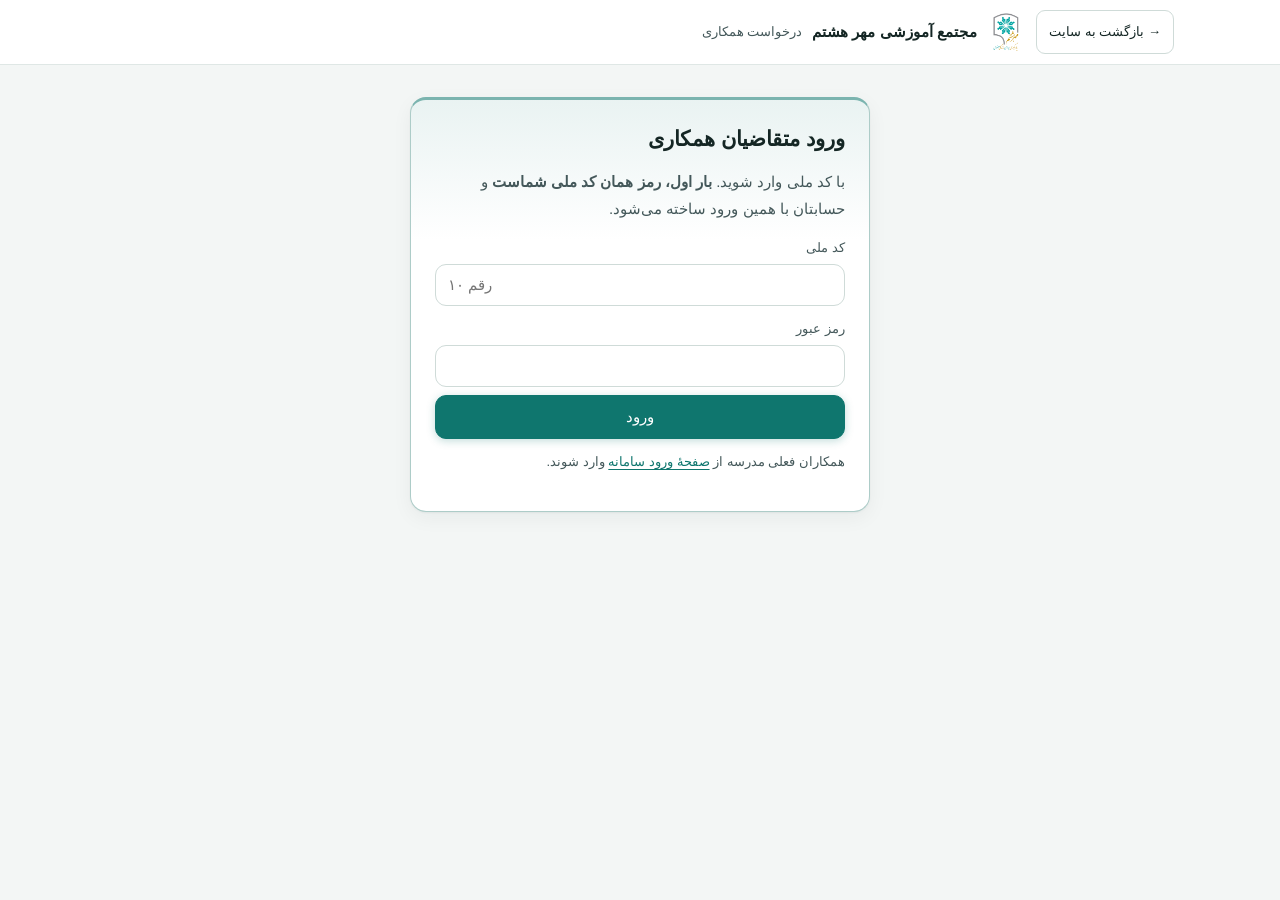
<file: apply.html>
<!doctype html>
<html lang="fa" dir="rtl">
<head>
  <meta charset="utf-8">
  <link rel="icon" href="assets/logo-mehr8-tile.png">
  <meta name="viewport" content="width=device-width, initial-scale=1">
  <title>درخواست همکاری</title>
  <link rel="stylesheet" href="assets/style.css">
  <link rel="stylesheet" href="assets/school.css">
  <link rel="stylesheet" href="assets/counselor.css">
  <link rel="stylesheet" href="assets/apply.css">
</head>
<body class="apply-page">
  <header class="ap-top"><div class="ap-top-in"><a class="btn sm ap-back" href="site.html">→ بازگشت به سایت</a><span class="ap-brand" id="ap-brand"></span><span class="ap-who" id="ap-who"></span></div></header>
  <main class="ap-main" id="view"></main>
  <div id="modal-root"></div>
  <div class="toast" id="toast" role="status" aria-live="polite"></div>
  <script src="js/catalog.js"></script>
  <script src="js/store.js"></script>
  <script src="js/school-data.js"></script>
  <script src="js/ui.js"></script>
  <script src="js/jdate.js"></script>
  <script src="js/voice.js"></script>
  <script src="js/shell.js"></script>
  <script src="js/apply-form.js"></script>
  <script src="js/apply.js"></script>
</body>
</html>
</file>
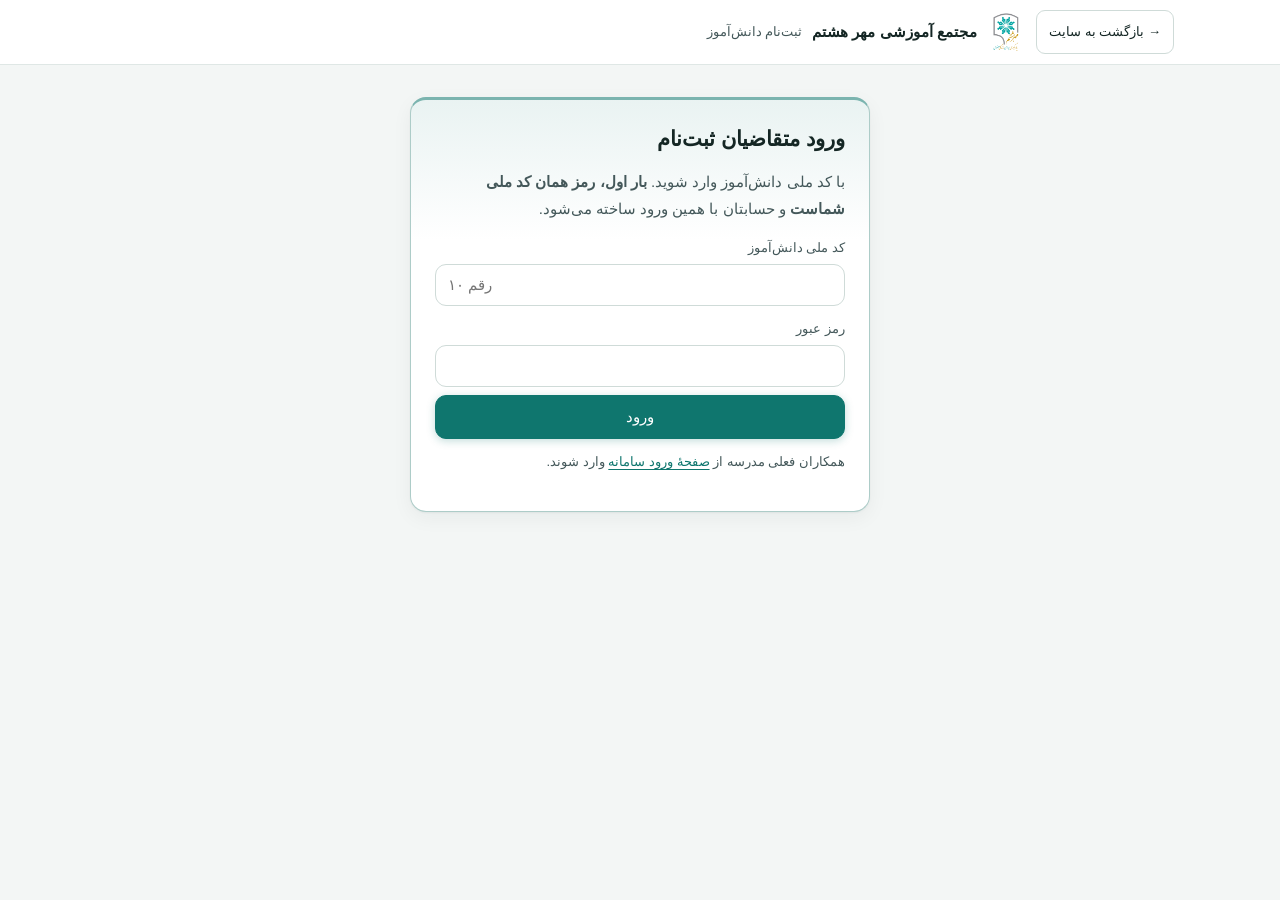
<file: enroll.html>
<!doctype html>
<html lang="fa" dir="rtl">
<head>
  <meta charset="utf-8">
  <link rel="icon" href="assets/logo-mehr8-tile.png">
  <meta name="viewport" content="width=device-width, initial-scale=1">
  <title>ثبت‌نام دانش‌آموز</title>
  <link rel="stylesheet" href="assets/style.css">
  <link rel="stylesheet" href="assets/school.css">
  <link rel="stylesheet" href="assets/counselor.css">
  <link rel="stylesheet" href="assets/apply.css">
</head>
<body class="apply-page" data-kind="enroll">
  <header class="ap-top"><div class="ap-top-in"><a class="btn sm ap-back" href="site.html">→ بازگشت به سایت</a><span class="ap-brand" id="ap-brand"></span><span class="ap-who" id="ap-who"></span></div></header>
  <main class="ap-main" id="view"></main>
  <div id="modal-root"></div>
  <div class="toast" id="toast" role="status" aria-live="polite"></div>
  <script src="js/catalog.js"></script>
  <script src="js/store.js"></script>
  <script src="js/school-data.js"></script>
  <script src="js/ui.js"></script>
  <script src="js/jdate.js"></script>
  <script src="js/voice.js"></script>
  <script src="js/shell.js"></script>
  <script src="js/apply-form.js"></script>
  <script src="js/apply.js"></script>
</body>
</html>
</file>
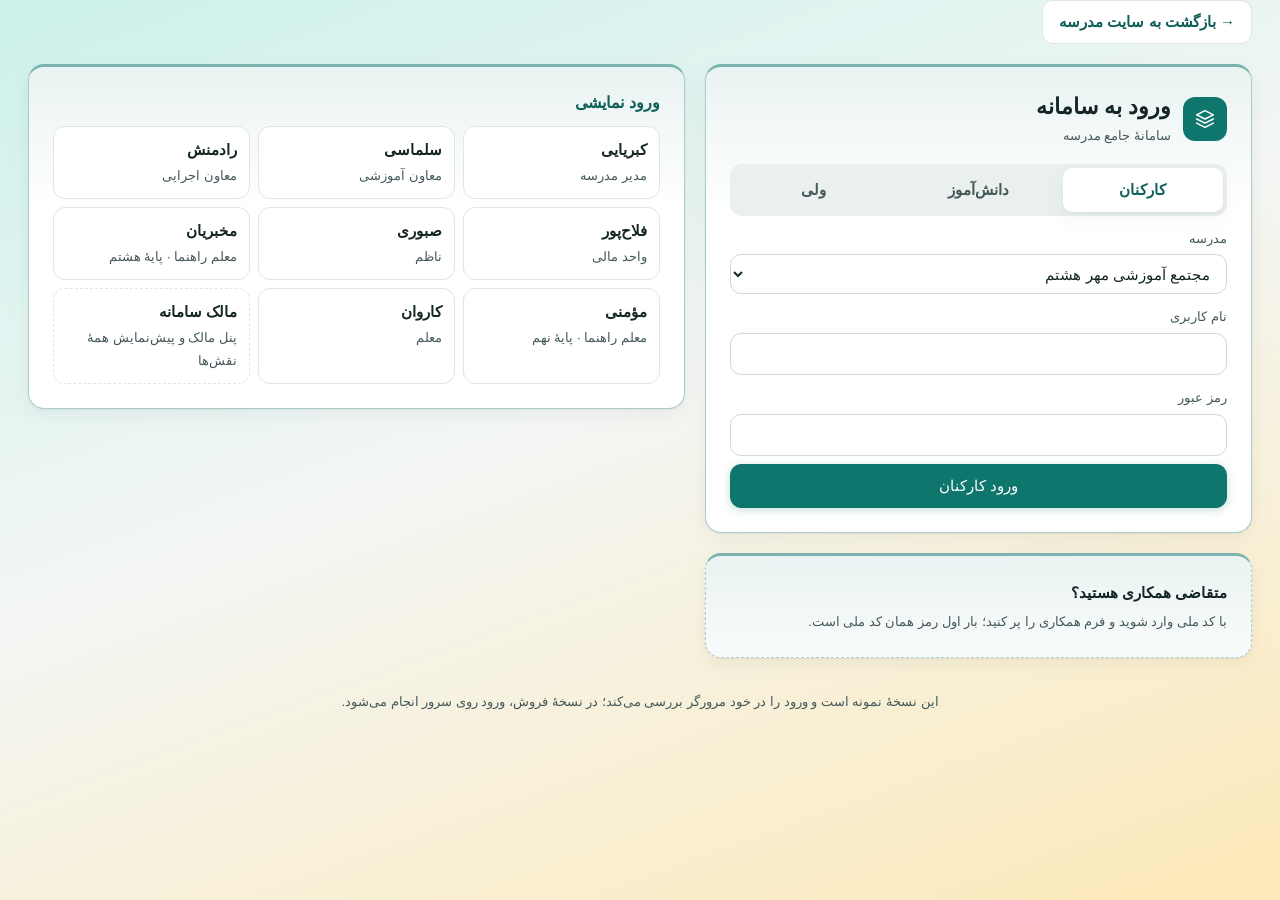
<file: login.html>
<!doctype html>
<html lang="fa" dir="rtl">
<head>
  <meta charset="utf-8">
  <link rel="icon" href="assets/logo-mehr8-tile.png">
  <meta name="viewport" content="width=device-width, initial-scale=1">
  <title>ورود به سامانه</title>
  <link rel="stylesheet" href="assets/style.css">
  <link rel="stylesheet" href="assets/school.css">
</head>
<body class="login-page">
  <main class="login-wrap" id="view">
    <a class="btn login-back" id="back-site" href="site.html">→ بازگشت به سایت مدرسه</a>
    <section class="card login-card" aria-labelledby="l-title">
      <div class="login-brand"><span class="tb-logo" aria-hidden="true"></span><div><h1 id="l-title">ورود به سامانه</h1><p class="muted small" id="l-product"></p></div></div>
      <div class="login-tabs" role="tablist" aria-label="ورود به عنوان">
        <button type="button" role="tab" id="t-staff" data-as="staff" aria-controls="lpanel">کارکنان</button>
        <button type="button" role="tab" id="t-student" data-as="student" aria-controls="lpanel">دانش‌آموز</button>
        <button type="button" role="tab" id="t-parent" data-as="parent" aria-controls="lpanel">ولی</button>
      </div>
      <div id="lpanel" role="tabpanel"><form id="lform" novalidate>
        <label class="field"><span>مدرسه</span><select class="input" id="l-school"></select></label>
        <label class="field"><span id="l-user-l">نام کاربری</span><input class="input" id="l-user" autocomplete="username" dir="ltr" autocapitalize="off" spellcheck="false" aria-describedby="l-hint"></label>
        <label class="field"><span>رمز عبور</span><input class="input" id="l-pass" type="password" autocomplete="current-password" dir="ltr"></label>
        <button class="btn primary login-btn" type="submit" id="l-go">ورود</button>
        <p class="muted small" id="l-hint" style="margin:10px 0 0"></p>
      </form></div>
    </section>
    <section class="card login-card" id="demo" aria-labelledby="d-title" hidden>
      <h2 id="d-title" style="margin-top:0">ورود نمایشی</h2>
      <div id="demo-list" class="demo-list"></div>
    </section>
    <a class="card login-card apply-cta" href="apply.html"><b>متقاضی همکاری هستید؟</b><span class="muted small">با کد ملی وارد شوید و فرم همکاری را پر کنید؛ بار اول رمز همان کد ملی است.</span></a>
    <p class="muted small login-note">این نسخهٔ نمونه است و ورود را در خود مرورگر بررسی می‌کند؛ در نسخهٔ فروش، ورود روی سرور انجام می‌شود.</p>
  </main>
  <div id="modal-root"></div>
  <div class="toast" id="toast" role="status" aria-live="polite"></div>
  <script src="js/catalog.js"></script>
  <script src="js/store.js"></script>
  <script src="js/school-data.js"></script>
  <script src="js/ui.js"></script>
  <script src="js/data-mehr8-timetable.js"></script>
  <script src="js/auth.js"></script>
  <script src="js/shell.js"></script>
  <script>
    (() => {
      const { esc } = UI, $ = s => document.querySelector(s);
      const next = new URLSearchParams(location.search).get('next') || '';
      // Three doors: staff, students and parents. Each tab shows its own demo accounts and refuses accounts of another kind.
      const AS = {
        staff: { user: 'نام کاربری', go: 'ورود کارکنان', hint: '', fits: u => !u.roles.some(r => Auth.FAMILY.includes(r)) },
        student: { user: 'نام کاربری دانش‌آموز', go: 'ورود دانش‌آموز', hint: 'نام کاربری و رمز را مدرسه به شما داده است. اگر ندارید از معلم راهنمای پایه بخواهید.', fits: u => u.roles.includes('student') },
        parent: { user: 'نام کاربری ولی', go: 'ورود اولیا', hint: 'برای دیدن حضور، نمره‌ها، کارنامه، برنامهٔ مطالعه و اطلاعیه‌های فرزندتان. نام کاربری و رمز را مدرسه می‌دهد.', fits: u => u.roles.includes('parent') },
      };
      let as = AS[new URLSearchParams(location.search).get('as')] ? new URLSearchParams(location.search).get('as') : 'staff';
      function setAs(k, focus) {
        as = k;
        document.querySelectorAll('.login-tabs [role=tab]').forEach(b => { const on = b.dataset.as === k; b.setAttribute('aria-selected', String(on)); b.tabIndex = on ? 0 : -1; if (on && focus) b.focus(); });
        $('#lpanel').setAttribute('aria-labelledby', 't-' + k);
        document.querySelector('.apply-cta').hidden = k !== 'staff';
        $('#l-user-l').textContent = AS[k].user; $('#l-go').textContent = AS[k].go; $('#l-hint').innerHTML = AS[k].hint;
        const u = new URL(location.href); if (k === 'staff') u.searchParams.delete('as'); else u.searchParams.set('as', k); history.replaceState(null, '', u);
        demos();
      }
      document.querySelector('.login-tabs').onclick = e => { const b = e.target.closest('[data-as]'); if (b) setAs(b.dataset.as); };
      document.querySelector('.login-tabs').onkeydown = e => {
        const keys = ['staff', 'student', 'parent'], i = keys.indexOf(as);
        // RTL: the right arrow goes to the previous tab.
        const n = { ArrowLeft: i + 1, ArrowRight: i - 1, Home: 0, End: keys.length - 1 }[e.key]; if (n == null) return;
        e.preventDefault(); setAs(keys[(n + keys.length) % keys.length], true);
      };
      // Only pages of this app are valid targets after sign-in.
      const go = owner => { const ok = /^(school|panel)\.html(#[\w\/-]*)?$/.test(next) && next.startsWith(owner ? 'panel' : 'school'); location.href = ok ? next : (owner ? 'panel.html#/dashboard' : 'school.html#/desk'); };
      document.querySelector('.tb-logo').innerHTML = Shell.icon('layers');
      $('#l-product').textContent = Store.state.productName;
      const qs = new URLSearchParams(location.search), schools = Store.state.schools, pref = Shell.pref();
      // Coming from a school's public site (site.html): that school is picked and a way back is shown.
      const fromSchool = schools.find(s => s.id === qs.get('school'));
      if (fromSchool) Shell.setPref({ school: fromSchool.id }), pref.school = fromSchool.id;
      $('#l-school').innerHTML = schools.map(s => `<option value="${s.id}" ${s.id === pref.school ? 'selected' : ''}>${esc(s.name)}</option>`).join('');
      // Demo accounts left off the list for the sales demo (they still exist and work).
      const HIDE_DEMO = ['counselor7', 'counselor10', 'counselor11', 'counselor12'];
      function demos() {
        const box = $('#demo'); box.hidden = !Auth.demoOn(); if (box.hidden) return;
        const sid = $('#l-school').value;
        const list = Auth.users(sid).filter(u => u.demo && !u.pass && u.active !== false && AS[as].fits(u) && !HIDE_DEMO.includes(u.id));
        $('#demo-list').innerHTML = list.map(u => `<button type="button" class="demo-acc" data-uid="${u.id}"><b>${esc(u.name)}</b><span class="muted small">${u.roles.map(r => esc(Auth.ROLE_NAME[r])).join(' + ')}${u.grade && u.roles.includes('counselor') ? ` · پایهٔ ${esc(SchoolData.GRADE_NAME[u.grade])}` : ''}</span></button>`).join('')
          + (Store.state.ownerPass || as !== 'staff' ? '' : '<button type="button" class="demo-acc owner" data-uid="owner"><b>مالک سامانه</b><span class="muted small">پنل مالک و پیش‌نمایش همهٔ نقش‌ها</span></button>');
      }
      setAs(as);
      $('#l-school').onchange = () => { Shell.setPref({ school: $('#l-school').value }); demos(); };
      $('#demo-list').onclick = e => {
        const b = e.target.closest('[data-uid]'); if (!b) return;
        const sid = $('#l-school').value;
        if (!Auth.demoLogin(sid, b.dataset.uid)) return UI.toast('این حساب دیگر نمایشی نیست.');
        if (b.dataset.uid !== 'owner') { const u = Auth.user(); Shell.setPref({ school: sid, role: u.roles[0] }); }
        go(b.dataset.uid === 'owner');
      };
      $('#lform').onsubmit = async e => {
        e.preventDefault();
        const user = $('#l-user').value.trim(), pass = $('#l-pass').value;
        if (!user) return UI.invalid('#l-user', 'نام کاربری را بنویسید.');
        if (!pass && !(user === 'owner' && !Store.state.ownerPass)) return UI.invalid('#l-pass', 'رمز عبور را بنویسید.');
        if (user === 'owner') { if (as !== 'staff') return UI.invalid('#l-user', 'مالک سامانه از زبانهٔ «کارکنان» وارد می‌شود.'); const err = await Auth.ownerLogin(pass); if (err) return UI.invalid('#l-pass', err); return go(true); }
        const sid = $('#l-school').value, acc = Auth.users(sid).find(x => x.username === user && x.active !== false);
        // An account of another kind is refused before the password is checked, with the tab it belongs to.
        if (acc && !AS[as].fits(acc)) { const right = Object.keys(AS).find(k => AS[k].fits(acc)); return UI.invalid('#l-user', `این حساب ${right === 'staff' ? 'کارکنان' : right === 'student' ? 'دانش‌آموز' : 'ولی'} است؛ از زبانهٔ «${right === 'staff' ? 'کارکنان' : right === 'student' ? 'دانش‌آموز' : 'ولی'}» وارد شوید.`); }
        const err = await Auth.login(sid, user, pass);
        if (err) { $('#l-pass').value = ''; return UI.invalid('#l-pass', err); }
        Shell.setPref({ school: sid, role: Auth.user().roles[0] }); go(false);
      };
      if (Auth.user()) go(Auth.user().owner);
    })();
  </script>
</body>
</html>
</file>
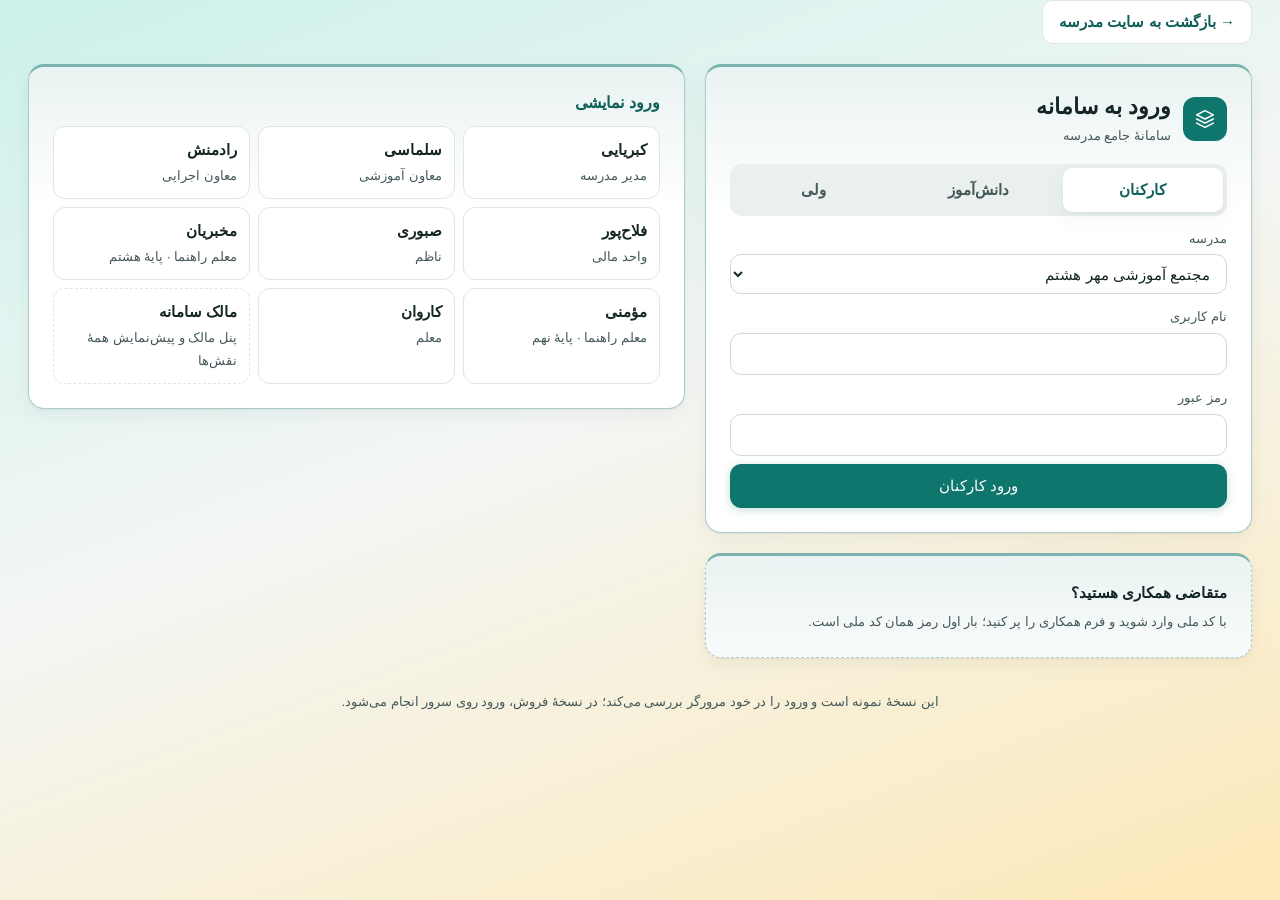
<file: panel.html>
<!doctype html>
<html lang="fa" dir="rtl">
<head>
  <meta charset="utf-8">
  <link rel="icon" href="assets/logo-mehr8-tile.png">
  <meta name="viewport" content="width=device-width, initial-scale=1">
  <title>پنل مالک</title>
  <link rel="stylesheet" href="assets/style.css">
</head>
<body>
  <a class="skip" href="#view">پرش به محتوای اصلی</a>
  <header class="topbar" id="topbar"></header>
  <div class="frame">
    <aside class="rail" id="rail"></aside>
    <main class="main" id="view" tabindex="-1"></main>
  </div>
  <div id="modal-root"></div>
  <div class="toast" id="toast" role="status" aria-live="polite"></div>
  <script src="js/catalog.js"></script>
  <script src="js/store.js"></script>
  <script src="js/school-data.js"></script>
  <script src="js/ui.js"></script>
  <script src="js/data-mehr8-timetable.js"></script>
  <script src="js/auth.js"></script>
  <script src="js/shell.js"></script>
  <script src="js/app.js"></script>
</body>
</html>
</file>
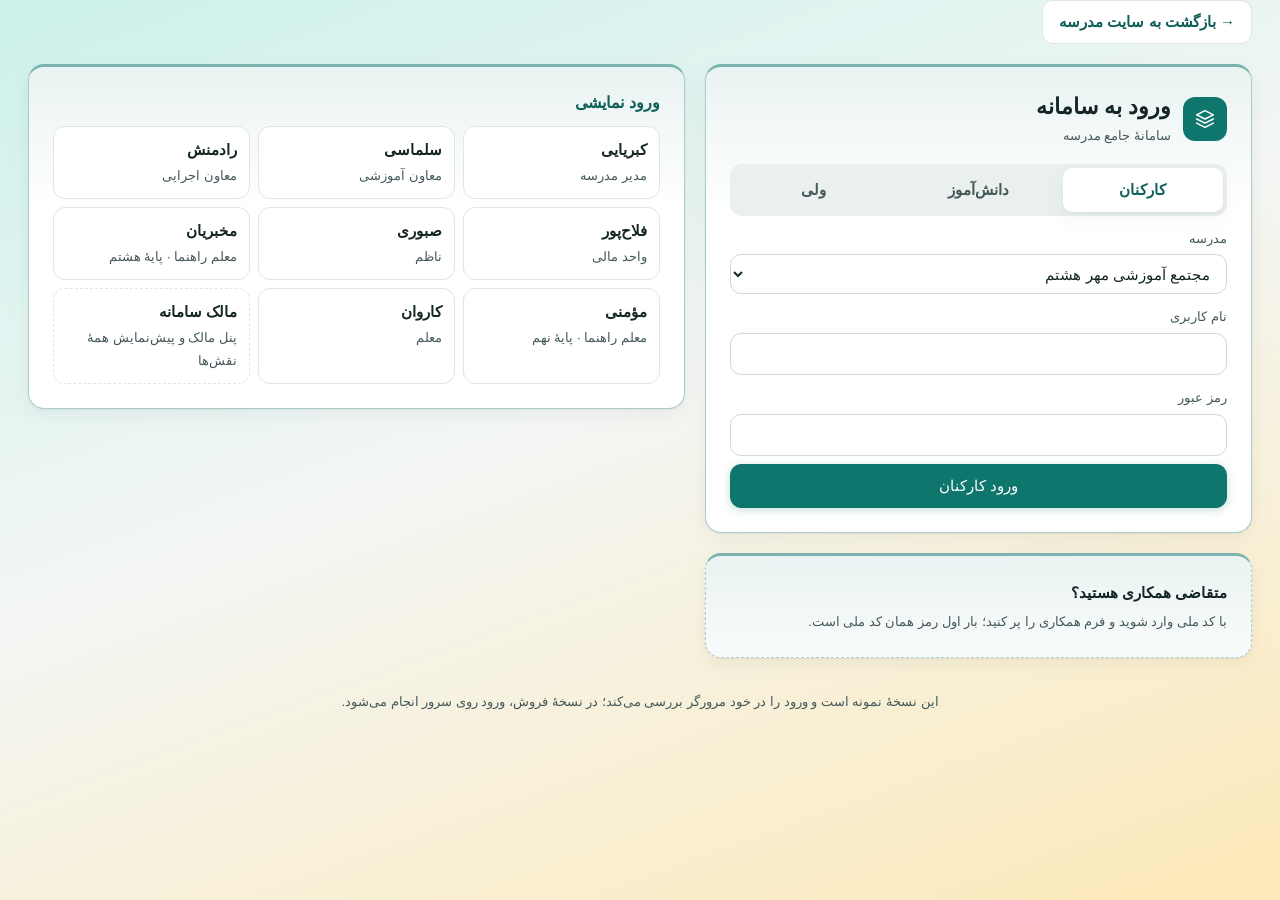
<file: school.html>
<!doctype html>
<html lang="fa" dir="rtl">
<head>
  <meta charset="utf-8">
  <link rel="icon" href="assets/logo-mehr8-tile.png">
  <meta name="viewport" content="width=device-width, initial-scale=1">
  <title>نمای مدرسه</title>
  <link rel="stylesheet" href="assets/style.css">
  <link rel="stylesheet" href="assets/school.css">
  <link rel="stylesheet" href="assets/counselor.css">
  <link rel="stylesheet" href="assets/teval.css">
  <link rel="stylesheet" href="assets/apply.css">
  <link rel="stylesheet" href="assets/classroom.css">
  <link rel="stylesheet" href="assets/liveclass.css">
  <link rel="stylesheet" href="assets/nazem.css">
  <link rel="stylesheet" href="assets/family.css">
</head>
<body>
  <a class="skip" href="#view">پرش به محتوای اصلی</a>
  <header class="topbar" id="topbar"></header>
  <div class="frame">
    <aside class="rail" id="rail"></aside>
    <main class="main" id="view" tabindex="-1"></main>
  </div>
  <div id="modal-root"></div>
  <div class="toast" id="toast" role="status" aria-live="polite"></div>
  <script src="js/catalog.js"></script>
  <script src="js/store.js"></script>
  <script src="js/school-data.js"></script>
  <script src="js/data-mehr8-timetable.js"></script>
  <script src="js/auth.js"></script>
  <script src="js/ui.js"></script>
  <script src="js/jdate.js"></script>
  <script src="js/voice.js"></script>
  <script src="js/sms.js"></script>
  <script src="js/disc.js"></script>
  <script src="js/apply-form.js"></script>
  <script src="js/shell.js"></script>
  <script src="js/tab-icons.js"></script>
  <script src="js/school-modules.js"></script>
  <script src="js/teacher-week.js"></script>
  <script src="js/profile9.js"></script>
  <script src="js/teval.js"></script>
  <script src="js/counselor.js"></script>
  <script src="js/grades.js"></script>
  <script src="js/activity.js"></script>
  <script src="js/cr-kit.js"></script>
  <script src="js/cr-quiz.js"></script>
  <script src="js/behavior.js"></script>
  <script src="js/liveclass.js"></script>
  <script src="js/classroom.js"></script>
  <script src="js/learning.js"></script>
  <script src="js/bell-audio.js"></script>
  <script src="js/nazem.js"></script>
  <script src="js/site-staff.js"></script>
  <script src="js/comms.js"></script>
  <script src="js/admin.js"></script>
  <script src="js/principal.js"></script>
  <script src="js/family.js"></script>
  <script src="js/game.js"></script>
  <script src="js/inbox.js"></script>
  <script src="js/school-app.js"></script>
</body>
</html>
</file>
<file: assets/style.css>
/* Design: warm and calm, built for school staff (not children).
   Turquoise brand, amber accent, one colour per section so you always know where you are.
   Every text colour is at least 4.5:1 on its background. Light theme only, by design.
   Font: Vazirmatn when installed, otherwise Windows' Persian fonts. */
:root {
  color-scheme: light;
  --bg: #f3f6f5; --bg2: #eaf0ee; --card: #fff; --ink: #142624; --ink2: #44585a; --ink3: #5f7173; --line: #dfe7e5; --line2: #cfdbd8;
  --brand: #0f766e; --brand-ink: #0f5f59; --brand-fill: #0f766e; --brand-hover: #115e59; --on-brand: #fff; --brand2: #e0f2ef; --ring: #14b8a6;
  --accent: #b45309; --accent-bg: #fef3c7;
  --ok: #047857; --ok-fill: #059669; --ok-bg: #e7f8ef; --warn: #b45309; --warn-bg: #fff7e0; --bad: #b91c1c; --bad-bg: #fdeceb;
  --lms: #c2410c; --lms-bg: #fff1e6; --erp: #1d4ed8; --erp-bg: #e8efff; --profile: #6d28d9; --profile-bg: #f1ebff; --new: #0f766e; --new-bg: #e0f2ef;
  /* section tones: tile background / ink / soft band */
  --teal: #0f766e; --teal-bg: #ccf1ea; --teal-band: #eaf8f5;
  --blue: #1d4ed8; --blue-bg: #dbe7ff; --blue-band: #eef3ff;
  --amber: #a14a06; --amber-bg: #fde9b8; --amber-band: #fff8e6;
  --violet: #6d28d9; --violet-bg: #e9e0ff; --violet-band: #f5f0ff;
  --rose: #be185d; --rose-bg: #fcdcea; --rose-band: #fff0f6;
  --slate: #334155; --slate-bg: #e2e8f0; --slate-band: #f1f5f9;
  --r: 16px; --r-sm: 10px;
  --shadow: 0 1px 2px rgba(16, 42, 40, .05), 0 6px 20px rgba(16, 42, 40, .05);
  --shadow-hover: 0 2px 4px rgba(16, 42, 40, .06), 0 12px 28px rgba(16, 42, 40, .09);
  --t: 180ms ease;
  --top-h: 60px; --rail-w: 104px;
}
* { box-sizing: border-box; }
html, body { margin: 0; }
[hidden] { display: none !important; }
body { background: var(--bg); color: var(--ink); font: 15px/1.75 'Vazirmatn', 'Segoe UI', Tahoma, sans-serif; -webkit-font-smoothing: antialiased; }
a { color: var(--brand); text-decoration: none; }
a:hover { text-decoration: underline; }
/* Links inside running text are underlined so they do not rely on colour alone (WCAG 1.4.1). */
p a:not(.btn), .note a:not(.btn), td a:not(.btn) { text-decoration: underline; text-underline-offset: 3px; }
button, input, select, textarea { font: inherit; color: inherit; }
h1, h2, h3 { margin: 0; line-height: 1.45; }
:focus-visible { outline: 2px solid var(--ring); outline-offset: 2px; border-radius: 8px; }
.icon { width: 20px; height: 20px; flex-shrink: 0; }
.icon.xs { width: 14px; height: 14px; }
.sr-only { position: absolute; width: 1px; height: 1px; overflow: hidden; clip: rect(0 0 0 0); white-space: nowrap; }
.skip { position: absolute; right: 12px; top: -60px; background: var(--brand-fill); color: var(--on-brand); padding: 8px 14px; border-radius: 8px; z-index: 90; }
.skip:focus { top: 12px; }
@media (prefers-reduced-motion: reduce) { *, *::before, *::after { transition: none !important; animation: none !important; scroll-behavior: auto !important; } }

/* ---------------- top bar ---------------- */
.topbar { position: sticky; top: 0; z-index: 50; height: var(--top-h); display: flex; align-items: center; gap: 14px; padding: 0 18px;
  background: linear-gradient(90deg, #0b4f4a, #0f766e 55%, #138a7f); color: #fff; box-shadow: 0 2px 10px rgba(11, 79, 74, .25); }
.tb-brand { display: flex; align-items: center; gap: 10px; color: #fff; font-weight: 700; white-space: nowrap; }
.tb-brand:hover { text-decoration: none; }
.tb-logo { width: 34px; height: 34px; border-radius: 10px; background: rgba(255, 255, 255, .16); display: grid; place-items: center; }
.tb-roles { display: inline-flex; background: rgba(0, 0, 0, .18); border-radius: 12px; padding: 3px; gap: 2px; }
.tb-roles button { border: 0; background: none; color: #d6f5f0; padding: 6px 14px; min-height: 34px; border-radius: 9px; cursor: pointer; white-space: nowrap; transition: background var(--t), color var(--t); }
.tb-roles button:hover { color: #fff; background: rgba(255, 255, 255, .08); }
.tb-roles button[aria-checked="true"] { background: #fff; color: #0b4f4a; font-weight: 700; box-shadow: 0 1px 3px rgba(0, 0, 0, .15); }
.tb-select select:focus-visible, .tb-icon:focus-visible, .tb-map:focus-visible, .tb-brand:focus-visible { outline-color: #fff; }
.tb-select select { background: rgba(255, 255, 255, .12); border: 1px solid rgba(255, 255, 255, .25); color: #fff; border-radius: 10px; padding: 5px 10px; min-height: 36px; max-width: 220px; }
.tb-select select option { color: var(--ink); }
.tb-role { display: inline-flex; align-items: center; gap: 6px; color: #d6f5f0; font-size: 13px; }
.tb-role select { font-weight: 700; background: #fff; color: #0b4f4a; border-color: #fff; }
.tb-tools { margin-inline-start: auto; display: flex; align-items: center; gap: 6px; }
.tb-icon { position: relative; width: 40px; height: 40px; border-radius: 10px; display: grid; place-items: center; color: #fff; transition: background var(--t); }
button.tb-icon { background: none; border: 0; padding: 0; font: inherit; cursor: pointer; }
.tb-icon:hover { background: rgba(255, 255, 255, .14); text-decoration: none; }
.tb-dot { position: absolute; top: 4px; left: 4px; min-width: 18px; height: 18px; padding: 0 5px; border-radius: 9px; background: #fbbf24; color: #3b2400; font-size: 11px; font-weight: 700; display: grid; place-items: center; }
.tb-map { display: inline-flex; align-items: center; gap: 8px; border: 1px solid rgba(255, 255, 255, .35); background: rgba(255, 255, 255, .12); color: #fff; border-radius: 10px; padding: 6px 12px; min-height: 38px; cursor: pointer; transition: background var(--t); }
.tb-map:hover, .tb-map[aria-expanded="true"] { background: #fff; color: #0b4f4a; }

/* system map: the module tree */
.sysmap { position: absolute; top: calc(var(--top-h) - 4px); left: 14px; width: min(440px, calc(100vw - 28px)); max-height: calc(100vh - var(--top-h) - 16px); overflow-y: auto;
  background: var(--card); color: var(--ink); border-radius: var(--r); box-shadow: 0 18px 50px rgba(16, 42, 40, .25); padding: 16px; z-index: 60; }
.sysmap-head { display: flex; flex-direction: column; gap: 4px; margin-bottom: 8px; }
.sysmap-head .input { margin-top: 6px; }
.tree, .tree ul { list-style: none; margin: 0; padding: 0; }
.tree ul { padding-right: 16px; border-right: 1px dashed var(--line2); margin-right: 8px; }
.tree summary { cursor: pointer; padding: 5px 6px; border-radius: 8px; display: flex; align-items: center; gap: 8px; list-style: none; }
.tree summary::-webkit-details-marker { display: none; }
.tree summary::before { content: '‹'; display: inline-block; width: 12px; color: var(--ink3); transition: transform var(--t); }
.tree details[open] > summary::before { transform: rotate(-90deg); }
.tree summary:hover { background: var(--bg); }
.tree .tree-role { font-weight: 700; font-size: 15px; }
.tree a { display: flex; align-items: center; gap: 6px; padding: 4px 8px; border-radius: 8px; color: var(--ink); font-size: 14px; }
.tree a:hover { background: var(--brand2); color: var(--brand-ink); text-decoration: none; }
.tree a.locked { color: var(--ink3); }
.dot { width: 9px; height: 9px; border-radius: 50%; display: inline-block; background: var(--c, var(--slate)); flex-shrink: 0; }
.dot.tone-teal { background: var(--teal); } .dot.tone-blue { background: var(--blue); } .dot.tone-amber { background: #d97706; }
.dot.tone-violet { background: var(--violet); } .dot.tone-rose { background: var(--rose); }

/* ---------------- frame: rail + content ---------------- */
.frame { display: flex; min-height: calc(100vh - var(--top-h)); }
.rail { width: var(--rail-w); flex-shrink: 0; background: var(--card); border-left: 1px solid var(--line); position: sticky; top: var(--top-h); height: calc(100vh - var(--top-h)); overflow-y: auto; padding: 14px 8px; }
.rail nav { display: flex; flex-direction: column; gap: 6px; }
.rail-item { display: flex; flex-direction: column; align-items: center; gap: 6px; padding: 10px 4px; border-radius: 14px; color: var(--ink2); font-size: 12.5px; text-align: center; line-height: 1.4; transition: background var(--t), color var(--t); }
.rail-item:hover { background: var(--bg); text-decoration: none; color: var(--ink); }
.rail-item.on { background: var(--bg2); color: var(--ink); font-weight: 700; }
.rail-tile { position: relative; width: 44px; height: 44px; border-radius: 14px; display: grid; place-items: center; transition: transform var(--t); }
.rail-item:hover .rail-tile { transform: translateY(-1px); }
.rail-item.on .rail-tile { box-shadow: 0 0 0 3px var(--card), 0 0 0 5px var(--tone-ink, var(--line2)); }
.rail-lock { position: absolute; bottom: -4px; left: -4px; width: 20px; height: 20px; border-radius: 50%; background: var(--card); display: grid; place-items: center; color: var(--ink3); box-shadow: var(--shadow); }
.rail-badge { position: absolute; top: -6px; left: -6px; min-width: 20px; height: 20px; padding: 0 5px; border-radius: 10px; background: #f59e0b; color: #3b2400; font-size: 11px; font-weight: 700; display: grid; place-items: center; box-shadow: 0 0 0 2px var(--card); }
.rail-sep { height: 1px; background: var(--line); margin: 12px 6px; }
.rail-label { font-size: 11.5px; color: var(--ink3); text-align: center; margin-bottom: 6px; }
.grades { display: grid; grid-template-columns: 1fr 1fr; gap: 6px; padding: 0 4px; }
.grades a { display: grid; place-items: center; height: 40px; border-radius: 12px; background: var(--bg); color: var(--ink2); font-weight: 700; border: 1px solid transparent; transition: background var(--t), border-color var(--t); }
.grades a:hover { background: var(--teal-band); border-color: var(--teal-bg); text-decoration: none; color: var(--teal); }
.grades a.on { background: var(--teal); color: #fff; }

/* tones for tiles, headers and chips */
.tone-teal { --tone-ink: var(--teal); --tone-bg: var(--teal-bg); --tone-band: var(--teal-band); }
.tone-blue { --tone-ink: var(--blue); --tone-bg: var(--blue-bg); --tone-band: var(--blue-band); }
.tone-amber { --tone-ink: var(--amber); --tone-bg: var(--amber-bg); --tone-band: var(--amber-band); }
.tone-violet { --tone-ink: var(--violet); --tone-bg: var(--violet-bg); --tone-band: var(--violet-band); }
.tone-rose { --tone-ink: var(--rose); --tone-bg: var(--rose-bg); --tone-band: var(--rose-band); }
.tone-slate { --tone-ink: var(--slate); --tone-bg: var(--slate-bg); --tone-band: var(--slate-band); }
.rail-tile, .hub-tile, .tile { background: var(--tone-bg); color: var(--tone-ink); }

.main { flex: 1; min-width: 0; }
#view { padding: 0 28px 56px; max-width: 1280px; }
#view:focus { outline: none; }

/* section header */
.hub { margin: 0 -28px 22px; padding: 22px 28px 0; background: linear-gradient(180deg, var(--tone-band), var(--bg)); border-bottom: 1px solid var(--line); }
.hub-top { display: flex; align-items: center; gap: 16px; padding-bottom: 16px; }
.hub-tile { width: 56px; height: 56px; border-radius: 18px; display: grid; place-items: center; flex-shrink: 0; }
.hub-tile .icon { width: 28px; height: 28px; }
.hub-text { flex: 1; min-width: 0; }
.hub-text h1 { font-size: 22px; }
.hub-text p { margin: 2px 0 0; color: var(--ink2); font-size: 14px; }
.crumb { font-size: 12.5px; color: var(--ink3); }
.hub-tools { display: flex; gap: 8px; align-items: center; flex-wrap: wrap; }
.hub-tabs { display: flex; gap: 4px; overflow-x: auto; margin-bottom: -1px; }
.hub-tabs a { display: inline-flex; align-items: center; gap: 6px; padding: 10px 16px; min-height: 44px; color: var(--ink2); border-bottom: 3px solid transparent; white-space: nowrap; font-weight: 500; transition: color var(--t), border-color var(--t); }
.hub-tabs a:hover { color: var(--ink); text-decoration: none; }
.hub-tabs a.on { color: var(--tone-ink); border-bottom-color: var(--tone-ink); font-weight: 700; }
.ctx-banner { display: flex; align-items: center; gap: 10px; flex-wrap: wrap; background: var(--teal); color: #fff; padding: 10px 16px; border-radius: 12px; margin: 16px 0 0; font-size: 14px; }
.ctx-banner a { color: #fff; text-decoration: underline; margin-inline-start: auto; font-weight: 700; }

/* ---------------- components ---------------- */
.card { background: var(--card); border: 1px solid var(--line); border-radius: var(--r); padding: 18px 20px; box-shadow: var(--shadow); }
.card + .card, .grid + .card, .card + .grid, .grid + .grid, .note + .card, .note + .grid { margin-top: 16px; }
.card h2 { font-size: 16px; margin-bottom: 12px; }
.card-head { display: flex; justify-content: space-between; align-items: center; gap: 10px; margin-bottom: 12px; flex-wrap: wrap; }
.card-head h2 { margin: 0; }
.grid { display: grid; gap: 16px; }
.g4 { grid-template-columns: repeat(4, minmax(0, 1fr)); }
.g3 { grid-template-columns: repeat(3, minmax(0, 1fr)); }
.g2 { grid-template-columns: repeat(2, minmax(0, 1fr)); }
.kpi { position: relative; overflow: hidden; }
.kpi .l { color: var(--ink2); font-size: 13.5px; }
.kpi .v { font-size: 28px; font-weight: 800; line-height: 1.3; margin-top: 2px; }
.kpi .s { color: var(--ink3); font-size: 12.5px; }
.kpi::after { content: ''; position: absolute; inset: auto -20px -30px auto; width: 90px; height: 90px; border-radius: 50%; background: var(--tone-bg, var(--brand2)); opacity: .55; }
.kpi > * { position: relative; z-index: 1; }
.muted { color: var(--ink2); }
.small { font-size: 13px; }
.row { display: flex; gap: 8px; align-items: center; flex-wrap: wrap; }
.spread { display: flex; justify-content: space-between; align-items: center; gap: 12px; flex-wrap: wrap; }
.note { background: var(--accent-bg); border: 1px solid #f6d58a; color: #5c3b06; border-radius: 12px; padding: 10px 14px; font-size: 13.5px; }
.empty { color: var(--ink3); text-align: center; padding: 26px 12px; }

.tag { display: inline-flex; align-items: center; gap: 4px; border-radius: 999px; padding: 1px 10px; font-size: 12px; font-weight: 600; white-space: nowrap; background: var(--brand2); color: var(--brand-ink); }
.tag.lms { background: var(--lms-bg); color: var(--lms); } .tag.erp { background: var(--erp-bg); color: var(--erp); }
.tag.profile { background: var(--profile-bg); color: var(--profile); } .tag.new { background: var(--new-bg); color: var(--new); }
.tag.ok { background: var(--ok-bg); color: var(--ok); } .tag.warn { background: var(--warn-bg); color: var(--warn); }
.tag.bad { background: var(--bad-bg); color: var(--bad); } .tag.grey { background: var(--bg2); color: var(--ink2); }
.pill { background: #fbbf24; color: #3b2400; border-radius: 999px; font-size: 11px; font-weight: 700; padding: 0 7px; min-width: 20px; text-align: center; }
.pill:empty { display: none; }

.btn { display: inline-flex; align-items: center; justify-content: center; gap: 6px; border: 1px solid var(--line2); background: var(--card); padding: 7px 16px; min-height: 40px; border-radius: 11px; cursor: pointer; white-space: nowrap; font-weight: 500; color: var(--ink); transition: border-color var(--t), background var(--t), box-shadow var(--t); }
.btn:hover { border-color: var(--brand); text-decoration: none; }
.btn:active { transform: translateY(1px); }
.btn.primary { background: var(--brand-fill); border-color: var(--brand-fill); color: var(--on-brand); box-shadow: 0 2px 8px rgba(15, 118, 110, .25); }
.btn.primary:hover { background: var(--brand-hover); border-color: var(--brand-hover); }
.btn.danger { color: var(--bad); }
.btn.danger:hover { border-color: var(--bad); }
.btn.sm { padding: 3px 12px; min-height: 32px; font-size: 13px; border-radius: 9px; }
.input, select.input, textarea.input { border: 1px solid var(--line2); background: var(--card); border-radius: 11px; padding: 7px 12px; min-height: 40px; min-width: 0; transition: border-color var(--t), box-shadow var(--t); }
.input:focus { outline: none; border-color: var(--ring); box-shadow: 0 0 0 3px rgba(20, 184, 166, .2); }

.table-wrap { overflow-x: auto; }
table { width: 100%; border-collapse: collapse; }
th, td { text-align: right; padding: 10px; border-bottom: 1px solid var(--line); vertical-align: middle; }
tr:last-child td { border-bottom: 0; }
th { color: var(--ink2); font-weight: 600; font-size: 12.5px; background: var(--bg); }
th:first-child { border-radius: 0 10px 10px 0; } th:last-child { border-radius: 10px 0 0 10px; }
tr.click { cursor: pointer; }
tr.click:hover td, tr.click:focus-visible td { background: var(--brand2); }
tr.click:focus-visible { outline: 2px solid var(--ring); outline-offset: -2px; }
.num { font-variant-numeric: tabular-nums; white-space: nowrap; }

.group-head { display: flex; align-items: baseline; gap: 10px; margin: 26px 0 10px; }
.group-head h2 { font-size: 16px; }
.mods { display: grid; grid-template-columns: repeat(auto-fill, minmax(270px, 1fr)); gap: 14px; }
.mod { background: var(--card); border: 1px solid var(--line); border-radius: var(--r); padding: 16px; cursor: pointer; display: flex; flex-direction: column; gap: 8px; text-align: right; box-shadow: var(--shadow); transition: border-color var(--t), box-shadow var(--t), transform var(--t); }
.mod:hover { border-color: var(--ring); box-shadow: var(--shadow-hover); transform: translateY(-1px); }
.mod h3 { font-size: 14.5px; }
.mod .desc { color: var(--ink2); font-size: 13px; flex: 1; }
.mod .foot { display: flex; justify-content: space-between; align-items: center; font-size: 12.5px; }

/* task shortcuts on home pages */
.actions { display: grid; grid-template-columns: repeat(auto-fill, minmax(190px, 1fr)); gap: 12px; }
.action { display: flex; align-items: center; gap: 12px; padding: 14px; border-radius: 14px; background: var(--card); border: 1px solid var(--line); box-shadow: var(--shadow); color: var(--ink); cursor: pointer; text-align: right; transition: border-color var(--t), box-shadow var(--t), transform var(--t); }
.action:hover { border-color: var(--tone-ink); box-shadow: var(--shadow-hover); transform: translateY(-1px); text-decoration: none; }
.action .tile { width: 42px; height: 42px; border-radius: 12px; display: grid; place-items: center; flex-shrink: 0; }
.action b { display: block; font-size: 14px; }
.action span.muted { font-size: 12.5px; }

.bar { height: 8px; background: var(--bg2); border-radius: 99px; overflow: hidden; }
.bar > i { display: block; height: 100%; background: var(--brand-fill); border-radius: 99px; }

.switch { position: relative; display: inline-block; width: 44px; height: 24px; flex-shrink: 0; vertical-align: middle; }
.switch input { position: absolute; inset: 0; opacity: 0; margin: 0; cursor: pointer; }
.switch span { position: absolute; inset: 0; background: #c3cfcc; border-radius: 99px; pointer-events: none; transition: background var(--t); }
.switch span::after { content: ''; position: absolute; top: 3px; right: 3px; width: 18px; height: 18px; background: #fff; border-radius: 50%; box-shadow: 0 1px 2px rgba(0, 0, 0, .25); transition: right var(--t); }
.switch input:checked + span { background: var(--ok-fill); }
.switch input:checked + span::after { right: 23px; }
.switch input:focus-visible + span { outline: 2px solid var(--ring); outline-offset: 2px; }
.switch input:disabled { cursor: not-allowed; }
.switch input:disabled + span { opacity: .55; }

.tabs { display: flex; gap: 4px; border-bottom: 1px solid var(--line); margin-bottom: 16px; overflow-x: auto; }
.tabs button { border: 0; background: none; padding: 9px 14px; min-height: 42px; cursor: pointer; color: var(--ink2); border-bottom: 3px solid transparent; white-space: nowrap; transition: color var(--t), border-color var(--t); }
.tabs button:hover { color: var(--ink); }
.tabs button.on { color: var(--brand-ink); border-bottom-color: var(--brand); font-weight: 700; }

.modal-back { position: fixed; inset: 0; background: rgba(14, 38, 36, .5); display: grid; place-items: center; padding: 16px; z-index: 80; backdrop-filter: blur(2px); }
.modal { background: var(--card); border-radius: 20px; width: min(640px, 100%); max-height: 88vh; overflow-y: auto; padding: 24px; box-shadow: 0 24px 60px rgba(0, 0, 0, .25); }
.modal h2 { font-size: 18px; margin-bottom: 4px; }
.field { display: flex; flex-direction: column; gap: 4px; margin-top: 12px; }
.field > span { font-size: 13px; color: var(--ink2); font-weight: 500; }
.toast { position: fixed; bottom: calc(20px + env(safe-area-inset-bottom)); left: 50%; transform: translateX(-50%); background: #0b4f4a; color: #fff; padding: 11px 20px; border-radius: 12px; z-index: 90; font-size: 14px; box-shadow: var(--shadow-hover); }
.toast:empty { display: none; }
dl.kv { display: grid; grid-template-columns: max-content 1fr; gap: 6px 16px; margin: 12px 0 0; }
dl.kv dt { color: var(--ink2); font-size: 13px; }
dl.kv dd { margin: 0; }

/* ---------------- responsive ---------------- */
@media (max-width: 1100px) { .g4 { grid-template-columns: repeat(2, minmax(0, 1fr)); } .g3 { grid-template-columns: repeat(2, minmax(0, 1fr)); } }
@media (max-width: 860px) {
  :root { --rail-w: 0px; }
  .topbar { gap: 8px; padding: 0 10px; overflow-x: auto; scrollbar-width: none; }
  .topbar::-webkit-scrollbar { display: none; }
  .tb-name, .tb-map span { display: none; }
  .tb-roles button { padding: 6px 10px; }
  .tb-school { display: none; }
  .sysmap { position: fixed; top: var(--top-h); left: 8px; right: 8px; width: auto; max-height: calc(100vh - var(--top-h) - 90px); }
  /* the rail becomes a bottom tab bar */
  .rail { position: fixed; bottom: 0; top: auto; right: 0; left: 0; width: 100%; height: auto; z-index: 45; padding: 6px 6px calc(6px + env(safe-area-inset-bottom)); border-left: 0; border-top: 1px solid var(--line); box-shadow: 0 -4px 16px rgba(16, 42, 40, .08); overflow: visible; }
  .rail nav { flex-direction: row; justify-content: space-around; gap: 2px; }
  .rail-item { flex: 1; padding: 4px 2px; font-size: 11px; gap: 2px; }
  .rail-tile { width: 36px; height: 36px; border-radius: 11px; }
  .rail-sep, .rail-label, .grades { display: none; }
  #view { padding: 0 14px 96px; }
  .hub { margin: 0 -14px 16px; padding: 16px 14px 0; }
  .hub-tile { width: 44px; height: 44px; border-radius: 14px; }
  .hub-text h1 { font-size: 19px; }
  .g2 { grid-template-columns: minmax(0, 1fr); }
}
@media (max-width: 520px) {
  .g3 { grid-template-columns: minmax(0, 1fr); } .g4 { grid-template-columns: repeat(2, minmax(0, 1fr)); gap: 10px; }
  .kpi .v { font-size: 22px; } .hub-text p { display: none; }
  /* quick actions: two compact tiles per row instead of a full-screen stack */
  .actions { grid-template-columns: repeat(2, minmax(0, 1fr)); gap: 8px; }
  .action { flex-direction: column; align-items: flex-start; gap: 8px; padding: 12px; }
  .action span.muted { display: none; }
  /* top bar fits 360px: the home link is already in the bottom bar */
  .tb-brand, .tb-role-l { display: none; }
  .topbar { gap: 4px; }
  .tb-icon, .tb-map { width: 38px; min-width: 38px; height: 38px; padding: 0; justify-content: center; }
  .tb-role select { max-width: 132px; }
  .tb-opt { display: none; }
  #tb-grade { max-width: 100px; }
}
.sm-links { display: none; gap: 8px; flex-wrap: wrap; margin-bottom: 10px; } .sm-links .icon { width: 16px; height: 16px; }
@media (max-width: 520px) { .sm-links { display: flex; } }
.sm-school { display: none; margin-bottom: 10px; }
@media (max-width: 860px) { .sm-school { display: block; } .sm-school select { width: 100%; } }
/* inline form errors (UI.invalid) */
.field-err { color: var(--bad); font-size: 13px; margin: 4px 0 0; display: flex; gap: 6px; align-items: center; }
.field-err::before { content: '!'; display: inline-grid; place-items: center; width: 16px; height: 16px; border-radius: 50%; background: var(--bad); color: #fff; font-size: 11px; font-weight: 800; flex-shrink: 0; }
[aria-invalid="true"], .input[aria-invalid="true"] { border-color: var(--bad) !important; box-shadow: 0 0 0 3px var(--bad-bg); }
fieldset:has(> .field-err) .chips, .chips[aria-invalid="true"] { border-color: var(--bad); }
/* ---------- sign-in ---------- */
.login-page { background: linear-gradient(160deg, var(--teal-bg), var(--bg) 45%, var(--amber-bg)); min-height: 100vh; }
.login-wrap { max-width: 920px; margin: 0 auto; padding: 48px 16px; display: grid; grid-template-columns: minmax(0, 1fr) minmax(0, 1.2fr); gap: 20px; align-items: start; }
@media (max-width: 760px) { .login-wrap { grid-template-columns: minmax(0, 1fr); padding: 24px 16px; } }
.login-card { padding: 24px; }
/* login: staff, student and parent doors */
.login-tabs { display: grid; grid-template-columns: repeat(3, 1fr); gap: 4px; padding: 4px; margin: 14px 0 4px; background: var(--bg2); border-radius: 12px; }
.login-tabs [role=tab] { min-height: 44px; border: 0; border-radius: 9px; background: transparent; font: inherit; font-weight: 700; color: var(--ink2); cursor: pointer; }
.login-tabs [role=tab][aria-selected="true"] { background: var(--card); color: var(--brand-ink); box-shadow: var(--shadow); }
.login-tabs [role=tab]:focus-visible { outline: 2px solid var(--ring); outline-offset: 1px; }
.login-brand { display: flex; gap: 12px; align-items: center; margin-bottom: 16px; }
.login-brand .tb-logo { background: var(--brand-fill); color: #fff; width: 44px; height: 44px; border-radius: 12px; }
.login-brand h1 { margin: 0; font-size: 22px; } .login-brand p { margin: 2px 0 0; }
.login-btn { width: 100%; margin-top: 8px; min-height: 44px; }
.login-note { grid-column: 1 / -1; text-align: center; }
.login-back { grid-column: 1 / -1; justify-self: start; min-height: 44px; font-weight: 700; color: var(--brand-ink); background: var(--card); border: 1px solid var(--line); text-decoration: none; }
.login-back:hover { border-color: var(--brand); }
.demo-list { display: grid; grid-template-columns: repeat(auto-fill, minmax(180px, 1fr)); gap: 8px; }
.demo-acc { display: flex; flex-direction: column; align-items: flex-start; gap: 2px; padding: 10px 12px; min-height: 44px; border: 1px solid var(--line); border-radius: 12px; background: var(--card); cursor: pointer; font: inherit; color: var(--ink); text-align: start; transition: border-color var(--t), box-shadow var(--t); }
.demo-acc:hover { border-color: var(--brand); box-shadow: var(--shadow-hover); }
.demo-acc.owner { border-style: dashed; }
/* signed-in person in the top bar */
.tb-user { display: inline-flex; align-items: center; gap: 4px; margin-inline-start: 4px; padding-inline-start: 8px; border-inline-start: 1px solid rgba(255, 255, 255, .25); }
.tb-uname { color: #fff; font-size: 13px; max-width: 150px; overflow: hidden; text-overflow: ellipsis; white-space: nowrap; }
.tb-role-one { color: #fff; font-weight: 700; padding: 6px 12px; border-radius: 10px; background: rgba(255, 255, 255, .14); white-space: nowrap; }
@media (max-width: 1100px) { .tb-uname { display: none; } }
@media (max-width: 520px) { .tb-user { padding-inline-start: 0; border: 0; margin: 0; } .tb-role-one { padding: 6px 8px; font-size: 13px; } }
/* ---------- wide tables become cards on phones (UI.cardTables) ---------- */
@media (max-width: 600px) {
  table.rt, table.rt > tbody, table.rt > thead, table.rt tr, table.rt td { display: block; width: 100%; }
  table.rt thead, table.rt tr.rt-head { display: none; }
  table.rt { min-width: 0 !important; }
  table.rt tr { border: 1px solid var(--line); border-radius: 12px; padding: 6px 12px; margin-bottom: 8px; background: var(--card); }
  table.rt td { display: flex; justify-content: space-between; align-items: center; gap: 12px; border: 0 !important; padding: 6px 0 !important; text-align: start; min-height: 32px; }
  table.rt td + td { border-top: 1px dashed var(--line) !important; }
  table.rt td::before { content: attr(data-label); color: var(--ink2); font-size: 12.5px; font-weight: 600; flex-shrink: 0; }
  table.rt td[data-label=""]::before { display: none; }
  table.rt td:first-child { font-weight: 700; }
  table.rt td:empty { display: none; }
  .table-wrap:has(> table.rt) { overflow: visible; border: 0; }
}
/* notice with «بازگردان» (UI.undo) */
.toast.has-undo { display: flex; align-items: center; gap: 14px; padding: 8px 10px 8px 20px; }
.undo-btn { border: 0; background: #fff; color: #0b4f4a; font: inherit; font-weight: 700; border-radius: 9px; padding: 6px 14px; min-height: 36px; cursor: pointer; }
.undo-btn:focus-visible { outline: 2px solid #fff; outline-offset: 2px; }
@media (max-width: 860px) { .toast { bottom: calc(86px + env(safe-area-inset-bottom)); max-width: calc(100vw - 32px); } }
/* global search */
.gs-res { max-height: 55vh; overflow-y: auto; display: flex; flex-direction: column; gap: 4px; margin-top: 4px; }
.gs-group { font-size: 12px; font-weight: 700; color: var(--ink2); margin: 8px 0 2px; }
.gs-item { display: flex; justify-content: space-between; align-items: center; gap: 10px; min-height: 42px; padding: 6px 12px; border: 1px solid var(--line); border-radius: 10px; background: var(--card); font: inherit; color: var(--ink); text-align: start; cursor: pointer; }
.gs-item:hover, .gs-item:focus-visible { border-color: var(--brand); background: var(--teal-bg); }
@media (max-width: 520px) { #tb-search { display: none; } }
/* unified inbox */
.ib-list { list-style: none; margin: 0 0 16px; padding: 0; display: flex; flex-direction: column; gap: 6px; }
.ib-item { width: 100%; display: flex; align-items: center; gap: 12px; padding: 10px 14px; border: 1px solid var(--line); border-radius: 14px; background: var(--card); font: inherit; color: var(--ink); text-align: start; cursor: pointer; transition: border-color var(--t), box-shadow var(--t); }
.ib-item:hover { border-color: var(--brand); box-shadow: var(--shadow-hover); }
.ib-item .rail-tile { width: 40px; height: 40px; border-radius: 12px; display: grid; place-items: center; flex-shrink: 0; }
.ib-item:not(.new) { background: var(--bg); }
.ib-item:not(.new) b { font-weight: 500; }
.ib-item.new { border-inline-start: 4px solid var(--brand-fill); }
.ib-body { flex: 1; min-width: 0; display: flex; flex-direction: column; gap: 2px; }
.ib-top { display: flex; align-items: center; gap: 8px; flex-wrap: wrap; }
.ib-text { color: var(--ink2); font-size: 13.5px; overflow: hidden; text-overflow: ellipsis; white-space: nowrap; }
.ib-when { display: flex; align-items: center; gap: 6px; white-space: nowrap; flex-shrink: 0; }
.ib-dot { width: 9px; height: 9px; border-radius: 50%; background: var(--brand-fill); }
@media (max-width: 520px) { .ib-item { flex-wrap: wrap; } .ib-when { width: 100%; justify-content: flex-end; } .ib-text { white-space: normal; } }

/* A page's own description (e.g. today's date on the desk) stays on phones; only section descriptions hide. */
@media (max-width: 520px) { .hub.page .hub-text p { display: block; font-size: 13px; } }
/* Owner: role × module access matrix */
.acc-table th, .acc-table td { text-align: center; white-space: nowrap; }
.acc-table td:first-child, .acc-table th:first-child { text-align: right; white-space: normal; }
.acc-table tr.acc-g th { background: var(--bg); text-align: right; font-weight: 700; }
.acc-table input[type=checkbox] { width: 18px; height: 18px; accent-color: var(--brand); }
.tb-slogo { height: 34px; width: auto; border-radius: 6px; background: #fff; padding: 2px; margin-inline-start: 6px; }
@media (max-width: 520px) { .tb-slogo { display: none; } }
.apply-cta { display: flex; flex-direction: column; gap: 4px; color: var(--ink); text-decoration: none !important; border: 1px dashed var(--brand); }
.apply-cta:hover { box-shadow: var(--shadow-hover); }

/* ---------------- school logo as a faint wallpaper ----------------
   The shell sets --wm (colour pattern) and --wm-w (white pattern) from the school's logo, and
   html[data-wm] picks where it shows: "page" = behind every page, "top" = on the green top bar. */
html[data-wm="page"] body::before { content: ''; position: fixed; inset: 0; z-index: -1; pointer-events: none;
  background: var(--wm) 0 0 / var(--wm-size, 200px) repeat; opacity: .055; }
html[data-wm="top"] .topbar { isolation: isolate; }
html[data-wm="top"] .topbar::before { content: ''; position: absolute; inset: 0; z-index: -1; pointer-events: none;
  background: var(--wm-w) 0 -14px / 120px repeat; opacity: .11; }
@media print { html[data-wm] body::before, html[data-wm] .topbar::before { display: none; } }
/* The school's own logo in the top bar's brand spot, on a white rounded plate. */
.tb-logo-img { width: 40px; height: 40px; background: #fff; border-radius: 11px; padding: 3px; box-shadow: 0 1px 4px rgba(0, 0, 0, .18); overflow: hidden; }
.tb-logo-img img { width: 100%; height: 100%; object-fit: contain; display: block; }
.tb-logo-img > span { color: var(--brand); display: grid; place-items: center; }
/* Sign-out stands apart from the other top-bar icons: red, so it is never clicked by mistake for settings. */
#tb-out { background: #dc2626; color: #fff; border-color: #dc2626; }
#tb-out:hover, #tb-out:focus-visible { background: #b91c1c; border-color: #b91c1c; color: #fff; }
/* Phones: the page title keeps its line; the header's tools (grade picker, related pages, date) go to the line under it. */
@media (max-width: 720px) {
  .hub-top { flex-wrap: wrap; gap: 10px 12px; }
  .hub-text { flex: 1 1 calc(100% - 70px); }
  .hub-tools { flex: 1 1 100%; justify-content: flex-start; }
  .gpick { max-width: 100%; }
  .gpick button { min-width: 32px; padding: 0 6px; }
}
/* A long tab row scrolls inside the header instead of widening the page. */
.main, .hub { min-width: 0; }
.hub-tabs { max-width: 100%; scrollbar-width: thin; }
/* Positioned bits inside a scrolling table (sticky first column, badges) must be clipped by it, not widen the page. */
.table-wrap { position: relative; }
/* Phones: five or more sections share the bottom bar evenly; long labels («مشاورهٔ خانواده») break onto two lines. */
@media (max-width: 720px) {
  .rail nav { min-width: 0; }
  .rail-item { min-width: 0; flex: 1 1 0; line-height: 1.25; overflow-wrap: anywhere; }
}

/* ---------------- tab icons (js/tab-icons.js) ---------------- */
/* Section tabs: a small tile in the section's colour; the open tab's tile is filled. */
.hub-tabs a { gap: 8px; }
.ti-tile { width: 28px; height: 28px; border-radius: 9px; display: grid; place-items: center; flex-shrink: 0;
  background: var(--tone-band, var(--bg2)); color: var(--tone-ink, var(--ink2)); box-shadow: inset 0 0 0 1px var(--tone-bg, var(--line));
  transition: background var(--t), color var(--t), transform var(--t); }
.ti-tile .icon { width: 17px; height: 17px; }
.hub-tabs a:hover .ti-tile { background: var(--tone-bg, var(--bg2)); transform: translateY(-1px); }
.hub-tabs a.on .ti-tile { background: var(--tone-ink, var(--brand)); color: #fff; box-shadow: 0 3px 8px color-mix(in srgb, var(--tone-ink, var(--brand)) 35%, transparent); }
/* In-page tabs and segments: the bare icon before the label. */
.ti { width: 16px; height: 16px; flex-shrink: 0; opacity: .8; vertical-align: -3px; margin-inline-end: 6px; }
.tabs button, .seg button, .ftabs a, .ftabs button { display: inline-flex; align-items: center; }
.tabs button .ti, .seg button .ti, .ftabs .ti { margin-inline-end: 0; }
.tabs button, .seg button { gap: 6px; }
[aria-selected="true"] > .ti, [aria-checked="true"] > .ti, .on > .ti, [aria-current="page"] > .ti { opacity: 1; }
/* Grade segments: a numbered badge — متوسطه اول teal, متوسطه دوم amber. */
.ti-grade { min-width: 20px; height: 20px; padding: 0 4px; border-radius: 7px; display: inline-grid; place-items: center; font-size: 11.5px; font-weight: 800; line-height: 1; flex-shrink: 0; }
.ti-grade.g1 { background: var(--teal-bg); color: var(--teal); }
.ti-grade.g2 { background: var(--amber-bg); color: var(--amber); }
[aria-checked="true"] > .ti-grade, [aria-selected="true"] > .ti-grade, .on > .ti-grade { background: #fff; }
@media (prefers-reduced-motion: reduce) { .hub-tabs a:hover .ti-tile { transform: none; } }
@media (max-width: 720px) { .ti-tile { width: 24px; height: 24px; border-radius: 8px; } .ti-tile .icon { width: 15px; height: 15px; } .hub-tabs a { padding-inline: 10px; } }
/* The tab row scrolls without a bar (wheel, touch, keyboard focus); a fade at the far edge shows there is more. */
.hub-tabs { scrollbar-width: none; }
.hub-tabs::-webkit-scrollbar { display: none; }
.hub-tabs.more { -webkit-mask-image: linear-gradient(to left, transparent 0, #000 48px); mask-image: linear-gradient(to left, transparent 0, #000 48px); }

/* Top bar tools as one centred dock, like the Windows 11 taskbar; the person's name and sign-out stay at the end.
   Below 900px the dock sits in the bar's flow again. */
.tb-dock { display: flex; align-items: center; gap: 4px; padding: 4px; border-radius: 14px; background: rgba(255, 255, 255, .1); box-shadow: inset 0 0 0 1px rgba(255, 255, 255, .14); }
@media (min-width: 900px) { .tb-dock { position: absolute; left: 50%; top: 50%; transform: translate(-50%, -50%); } .sysmap { left: 50%; transform: translateX(-50%); } }
@media (max-width: 899px) { .tb-dock { margin-inline-start: auto; } .tb-tools { margin-inline-start: 0; } }
.tb-dock .tb-map { width: 40px; min-width: 40px; height: 40px; padding: 0; border: 0; background: none; justify-content: center; }
.tb-dock .tb-map:hover, .tb-dock .tb-map[aria-expanded="true"] { background: #fff; color: #0b4f4a; }

/* ---------------- dashboards (.dash) ----------------
   Columns of panels (.dcol > .dp). From 1200px the page fits the window (school-app.js fitDash) and each panel
   scrolls inside itself with its header kept in view; a .fix panel takes what it needs up to 45% of its column,
   a .grow panel the rest. Narrower, the middle column comes first and panels are capped at 520px. */
.dash { display: grid; gap: 12px; }
.dcol { display: flex; flex-direction: column; gap: 12px; min-width: 0; min-height: 0; }
.dp { min-height: 0; overflow-y: auto; scrollbar-width: thin; padding: 12px 14px; background: var(--card); border: 1px solid var(--line); border-radius: var(--r); box-shadow: var(--shadow); }
.dp > section, .dp > .card { margin: 0 !important; }
.dp > .card { border: 0; box-shadow: none; padding: 0; background: none; }
.dp .sec-head, .dp > .card > .card-head { position: sticky; top: -12px; z-index: 2; margin: -12px -14px 10px; padding: 10px 14px; background: var(--card); border-bottom: 1px solid var(--line); }
.dp .sec-head h2, .dp > .card > .card-head h2 { font-size: 15px; margin: 0; }
.dcol > .card { margin: 0; flex: none; }
@media (min-width: 1200px) {
  .dash-3 { grid-template-columns: 270px minmax(0, 1fr) 290px; }
  .dash-2 { grid-template-columns: 330px minmax(0, 1fr); }
  .dp.fix { flex: 0 1 auto; max-height: 45%; }
  .dp.grow { flex: 1 1 0; }
}
@media (max-width: 1199px) {
  .dash { grid-template-columns: minmax(0, 1fr); }
  .dmain { order: -1; }
  .dp { max-height: 520px; }
}
/* Reminders run down a column instead of across. */
.dash .rstrip { flex-direction: column; overflow: visible; padding: 0; }
.dash .rcard { flex: none; }
/* In a narrow column a request stacks: who and why, then the two buttons. */
.dcol .mr-list li { flex-direction: column; align-items: stretch; gap: 8px; }
.dcol .mr-card .card-head { flex-wrap: wrap; }
/* Day buttons keep to one line in a dashboard: the weekday only (the date is in its tooltip). */
.dash [data-act="day"] .small { display: none; }
/* A panel of tiles (actions, numbers) sits on the page without its own box. */
.dp.dp-plain { padding: 0; background: none; border: 0; box-shadow: none; overflow: visible; }
.dp-plain .actions { margin: 0 0 12px; }
.dash .mods.gmini { grid-template-columns: repeat(3, minmax(0, 1fr)); }
.dash .sub-card { max-width: none; margin: 0; flex: none; }
/* Wide tables (a day's or a week's schedule) never go in a panel: they run the full width under the dashboard. */
.dash-below { margin-top: 16px; }
/* A small panel that always shows all of itself (no inner scroll). */
.dp.whole { flex: none; overflow: visible; }

/* A box inside a grid or a dashboard column lines up with its neighbours: the "box after box" spacing is for
   boxes stacked down the page, not side by side. */
.grid > :is(.card, .grid, .note), .dcol > :is(.card, .grid, .note), .row > .card, .login-wrap > .card { margin-top: 0; }

/* ---------------- one green family for every box ----------------
   Boxes share the brand green: a pale wash at the top that fades to white, a green-grey edge, and a deeper
   green for box titles. Neighbouring boxes alternate between two depths of the wash. On hover a soft band of
   light sweeps across the box (a background layer, so nothing inside is clipped) and the edge glows. */
:root {
  --g-wash: color-mix(in srgb, var(--brand) 9%, var(--card));
  --g-wash2: color-mix(in srgb, var(--brand) 14%, var(--card));
  --g-edge: color-mix(in srgb, var(--brand) 24%, var(--line));
  --g-top: color-mix(in srgb, var(--brand) 55%, var(--card));
  --g-shine: color-mix(in srgb, var(--brand) 16%, transparent);
}
.card, .dp, .mz-panel, .nzd-k {
  border-color: var(--g-edge);
  background-color: var(--card);
  background-image: linear-gradient(110deg, transparent 35%, var(--g-shine) 50%, transparent 65%),
    linear-gradient(180deg, var(--g-wash), var(--card) 140px);
  background-size: 260% 100%, 100% 100%;
  background-position: 130% 0, 0 0;
  background-repeat: no-repeat;
  transition: background-position 750ms ease, border-color var(--t), box-shadow var(--t);
}
.grid > .card:nth-child(even), .dcol > .dp:nth-child(even) { background-image: linear-gradient(110deg, transparent 35%, var(--g-shine) 50%, transparent 65%), linear-gradient(180deg, var(--g-wash2), var(--card) 160px); }
.card:hover, .dp:hover, .mz-panel:hover, .nzd-k:hover {
  background-position: -30% 0, 0 0;
  border-color: color-mix(in srgb, var(--brand) 38%, var(--line));
  box-shadow: 0 0 0 1px color-mix(in srgb, var(--brand) 10%, transparent), 0 10px 26px color-mix(in srgb, var(--brand) 13%, transparent);
}
.card, .dp, .mz-panel { border-top: 3px solid var(--g-top); }
.card > .card-head h2, .card > .sec-head h2, .dp .sec-head h2, .card > h2:first-child { color: var(--brand-ink); }
/* Boxes that are only a frame inside another box stay flat. */
.dp > .card, .modal .card { background-image: none; box-shadow: none; border-top: 0; }
.dp > .card:hover { box-shadow: none; }
@media (prefers-reduced-motion: reduce) { .card, .dp, .mz-panel, .nzd-k { background-position: 130% 0, 0 0 !important; } }

/* Counselling sessions under a student's card: individual, academic, family. */
.scard .s-sess { display: flex; flex-wrap: wrap; justify-content: center; gap: 3px; max-width: 100%; }
.scard .s-sess > span { font-size: 12px; color: var(--brand-ink); background: var(--brand2); border-radius: 999px; padding: 1px 8px; white-space: nowrap; }
#l-hint:empty { display: none; }
.acc-table tr.acc-off td:first-child { color: var(--ink3); }
.acc-table input[type=checkbox]:disabled { opacity: .45; }
</file>
<file: assets/school.css>
/* School-view pieces: locked pages, people, attendance, timetable, timeline, charts, chips. Tokens come from style.css. */
.locked-card { text-align: center; padding: 40px 20px; }
.locked-card .lock-tile { width: 64px; height: 64px; border-radius: 20px; display: grid; place-items: center; margin: 0 auto; background: var(--bg2); color: var(--ink3); }
.locked-card .lock-tile .icon { width: 30px; height: 30px; }
.locked-card h2 { margin: 14px 0 6px; font-size: 18px; }

.who { display: inline-flex; align-items: center; gap: 8px; }
.avatar { width: 34px; height: 34px; border-radius: 50%; display: grid; place-items: center; background: var(--violet-bg); color: var(--violet); font-size: 12px; font-weight: 700; flex-shrink: 0; }

.att { display: inline-flex; border: 1px solid var(--line2); border-radius: 11px; overflow: hidden; }
.att button { border: 0; background: var(--card); padding: 5px 14px; min-height: 36px; cursor: pointer; color: var(--ink2); transition: background var(--t), color var(--t); }
.att button + button { border-inline-start: 1px solid var(--line2); }
.att button[aria-pressed="true"].p { background: var(--ok-bg); color: var(--ok); font-weight: 700; }
.att button[aria-pressed="true"].a { background: var(--bad-bg); color: var(--bad); font-weight: 700; }
.att button[aria-pressed="true"].l { background: var(--warn-bg); color: var(--warn); font-weight: 700; }

/* attendance: the whole class as small tiles on one screen */
.jt-bar { padding: 12px 16px; }
.jt-bar .row { flex-wrap: wrap; gap: 8px 12px; align-items: center; }
.jt-sum { display: inline-flex; gap: 6px; }
.jt-save { margin-inline-start: auto; }
.jt-dirty { color: var(--warn); }
.jt-help { margin: 8px 0 0; }
.jt-grid { list-style: none; margin: 12px 0 0; padding: 0; display: grid; grid-template-columns: repeat(auto-fill, minmax(290px, 1fr)); gap: 6px; }
.jt { background: var(--card); border: 1px solid var(--line); border-radius: 12px; padding: 5px 8px; min-width: 0; }
.jt.a { border-color: #f3b4b0; background: var(--bad-bg); }
.jt.l { border-color: #f1d08a; background: var(--warn-bg); }
.jt-top { display: flex; align-items: center; gap: 8px; min-width: 0; }
.jt-n { width: 22px; text-align: center; color: var(--ink3); font-size: 12px; flex: none; }
.jt-name { flex: 1; min-width: 0; font-size: 14px; white-space: nowrap; overflow: hidden; text-overflow: ellipsis; }
.jt-att { flex: none; }
.jt-att button { padding: 2px 9px; min-height: 32px; font-size: 13px; }
.jt-more { display: flex; flex-wrap: wrap; align-items: center; gap: 4px 10px; margin: 5px 0 1px; padding-inline-start: 30px; font-size: 13px; }
.jt-min { display: inline-flex; align-items: center; gap: 4px; }
.jt-min .input { width: 62px; min-height: 30px; padding: 2px 6px; }
.jt-guide { display: inline-flex; align-items: center; gap: 4px; cursor: pointer; }
.jt-sent { color: var(--bad); }
.jt-note { display: inline-flex; align-items: center; gap: 4px; max-width: 100%; min-height: 30px; border: 1px dashed var(--line2); background: var(--card); border-radius: 8px; padding: 2px 8px; cursor: pointer; color: var(--ink2); font: inherit; font-size: 12.5px; overflow: hidden; text-overflow: ellipsis; white-space: nowrap; }
.jt-note.has { border-style: solid; color: var(--ink); }
@media (max-width: 600px) { .jt-grid { grid-template-columns: 1fr; } .jt-save { width: 100%; } }

.tt { border-collapse: separate; border-spacing: 5px; }
.tt th { background: none; text-align: center; }
.tt td { border: 0; background: var(--bg); border-radius: 10px; text-align: center; font-size: 13px; min-width: 92px; padding: 9px 6px; }
.tt td.mine { background: var(--blue-bg); color: var(--blue); font-weight: 700; }
.tt td.appt { background: var(--teal-bg); color: var(--teal); }

.timeline { list-style: none; margin: 0; padding: 0; }
.timeline li { border-inline-start: 2px solid var(--line); padding: 0 18px 18px; position: relative; }
.timeline li::before { content: ''; position: absolute; right: -7px; top: 6px; width: 12px; height: 12px; border-radius: 50%; background: var(--teal); box-shadow: 0 0 0 3px var(--teal-bg); }
.timeline .meta { font-size: 12.5px; color: var(--ink3); }
.timeline .next { margin-top: 6px; font-size: 13px; background: var(--bg); border-radius: 10px; padding: 7px 12px; }

.hbar { display: grid; grid-template-columns: 130px 1fr 36px; align-items: center; gap: 10px; font-size: 13px; margin-bottom: 8px; }
.chips { display: flex; flex-wrap: wrap; gap: 6px; max-height: 220px; overflow-y: auto; padding: 6px; border: 1px solid var(--line2); border-radius: 12px; }
.chip { display: inline-flex; align-items: center; gap: 4px; border: 1px solid var(--line2); border-radius: 999px; padding: 3px 12px; cursor: pointer; font-size: 13px; min-height: 32px; transition: background var(--t), border-color var(--t); }
.chip input { margin: 0; }
.chip:has(input:checked) { background: var(--brand2); border-color: var(--ring); color: var(--brand-ink); font-weight: 600; }
.private { display: inline-flex; gap: 8px; align-items: center; background: var(--teal-band); color: var(--teal); border-radius: 12px; padding: 10px 14px; font-size: 13.5px; }

/* compact student cards: photo or initials, name, class */
.sgrid { display: grid; grid-template-columns: repeat(auto-fill, minmax(104px, 1fr)); gap: 8px; }
.scard { display: flex; flex-direction: column; align-items: center; gap: 4px; padding: 10px 6px 8px; border-radius: 14px; background: var(--card); border: 1px solid var(--line);
  box-shadow: var(--shadow); color: var(--ink); text-align: center; transition: border-color var(--t), box-shadow var(--t), transform var(--t); }
.scard:hover { border-color: var(--ring); box-shadow: var(--shadow-hover); transform: translateY(-1px); text-decoration: none; }
.sphoto { width: 48px; height: 48px; border-radius: 50%; display: grid; place-items: center; overflow: hidden; font-weight: 800; font-size: 15px; word-spacing: 1px; background: var(--tone-bg); color: var(--tone-ink); }
.sphoto img { width: 100%; height: 100%; object-fit: cover; }
.sname { font-size: 12.5px; font-weight: 600; line-height: 1.5; min-height: 3em; display: -webkit-box; -webkit-line-clamp: 2; -webkit-box-orient: vertical; overflow: hidden; }
.scard .tag { font-size: 11px; padding: 0 8px; }
@media (max-width: 420px) { .sgrid { grid-template-columns: repeat(3, minmax(0, 1fr)); } }

/* grade cards on the principal's home */
.grade-card { display: flex; flex-direction: column; gap: 8px; padding: 16px; border-radius: var(--r); background: var(--card); border: 1px solid var(--line); box-shadow: var(--shadow); color: var(--ink); transition: border-color var(--t), box-shadow var(--t), transform var(--t); }
.grade-card:hover { border-color: var(--teal); box-shadow: var(--shadow-hover); transform: translateY(-1px); text-decoration: none; }
.grade-card .gnum { width: 44px; height: 44px; border-radius: 14px; background: var(--teal-bg); color: var(--teal); display: grid; place-items: center; font-weight: 800; font-size: 18px; }
.grade-card .stats { display: flex; gap: 12px; flex-wrap: wrap; font-size: 12.5px; color: var(--ink2); }

/* class timetable: editing bell by bell */
.tt td.tt-wk { background-image: linear-gradient(135deg, var(--amber-bg) 0 10px, transparent 10px); }
.tt td.tt-changed { outline: 2px dashed var(--brand); outline-offset: -2px; }
.tt td.tt-sel { box-shadow: inset 0 0 0 3px var(--brand); }
.tt td:has(.tt-cellbtn) { padding: 0; }
.tt-cellbtn { width: 100%; min-height: 44px; border: 0; background: transparent; font: inherit; cursor: pointer; padding: 9px 6px; border-radius: 10px; color: inherit; }
.tt-cellbtn:hover { background: var(--teal-band); }
.legend.wk-legend { display: inline-flex; align-items: center; gap: 6px; }
.legend.wk-legend i { width: 14px; height: 14px; border-radius: 4px; display: inline-block; }
</file>
<file: assets/counselor.css>
/* Counsellor workspace, marks and report cards. Tokens come from style.css. */
.sec-head { display: flex; justify-content: space-between; align-items: center; gap: 10px; flex-wrap: wrap; margin: 4px 0 10px; }
.sec-head h2 { font-size: 17px; }
section + section { margin-top: 24px; }
.linkbtn { border: 0; background: none; color: var(--brand); cursor: pointer; padding: 0 6px; font-size: 12px; }
.chip-group { margin-top: 8px; }
.chip-group .chips { margin-top: 4px; max-height: none; }

/* reminders: cards that scroll sideways (right to left) */
.rstrip { display: flex; gap: 12px; overflow-x: auto; padding: 4px 2px 12px; scroll-snap-type: x proximity; }
.rcard { flex: 0 0 230px; scroll-snap-align: start; display: flex; flex-direction: column; gap: 8px; padding: 14px; border-radius: 16px; background: var(--card); border: 1px solid var(--line); box-shadow: var(--shadow); text-align: right; }
.rcard p { margin: 0; font-weight: 500; flex: 1; }
.rcard.late { border-color: #f3b4b4; background: #fffafa; }
.rcard.now { border-color: #f6d58a; background: #fffdf5; }
.rnew { cursor: pointer; align-items: center; justify-content: center; text-align: center; border: 2px dashed var(--line2); background: var(--bg); box-shadow: none; color: var(--ink2); transition: border-color var(--t), color var(--t); }
.rnew:hover { border-color: var(--brand); color: var(--brand-ink); }
.rnew .plus { font-size: 26px; line-height: 1; font-weight: 300; }
.add-mark .plus { font-size: 20px; line-height: 1; }

/* day schedule */
.sched { border-collapse: separate; border-spacing: 5px; }
.sched th { background: none; text-align: center; white-space: nowrap; }
.sched td.cell { text-align: center; font-size: 13px; min-width: 104px; padding: 8px 6px; border-radius: 10px; background: var(--tone-bg, var(--bg)); color: var(--tone-ink, var(--ink2)); border: 0; }
.sched td.subj { background: var(--blue-band); color: var(--blue); }
.sched td.empty-cell { background: var(--bg); color: var(--ink3); }
.sched.editing td.cell { cursor: pointer; outline: 2px dashed var(--line2); outline-offset: -2px; }
.sched.editing td.cell:hover { outline-color: var(--brand); }
.legend { display: inline-flex; align-items: center; gap: 5px; color: var(--ink2); }
.legend i { width: 12px; height: 12px; border-radius: 4px; background: var(--tone-bg); border: 1px solid var(--tone-ink); }

/* segmented radio */
.seg-radio { border: 0; padding: 0; margin: 0; display: flex; flex-wrap: wrap; gap: 6px; }
.seg-radio legend { width: 100%; margin-bottom: 4px; padding: 0; }
.seg-radio label { cursor: pointer; position: relative; }
.seg-radio input { position: absolute; opacity: 0; inset: 0; }
.seg-radio span { display: inline-block; padding: 6px 14px; border-radius: 999px; border: 1px solid var(--line2); background: var(--card); font-size: 14px; transition: background var(--t), border-color var(--t); }
.seg-radio input:checked + span { background: var(--brand-fill); color: #fff; border-color: var(--brand-fill); font-weight: 600; }
.seg-radio input:focus-visible + span { outline: 2px solid var(--ring); outline-offset: 2px; }

/* student file */
.ftabs { display: flex; gap: 6px; overflow-x: auto; padding-bottom: 12px; margin-bottom: 6px; }
.ftabs button { flex: 0 0 auto; border: 1px solid var(--line2); background: var(--card); padding: 8px 14px; border-radius: 999px; cursor: pointer; color: var(--ink2); font-weight: 500; display: inline-flex; align-items: center; gap: 6px; transition: background var(--t), color var(--t); }
.ftabs button:hover { border-color: var(--violet); }
.ftabs button.on { background: var(--violet); border-color: var(--violet); color: #fff; }
.ok-dot { width: 7px; height: 7px; border-radius: 50%; background: var(--ok-fill); display: inline-block; }
.ftabs button.on .ok-dot { background: #fff; }
.tbar { display: grid; grid-template-columns: 150px 1fr 70px 70px; gap: 10px; align-items: center; font-size: 13.5px; margin-bottom: 9px; }
.tbar .bar { height: 10px; }
.empty-state { text-align: center; }
.drow { display: flex; gap: 6px; align-items: center; margin-top: 6px; flex-wrap: wrap; }
.drow .input[data-f="n"], .drow .input[data-a="text"] { flex: 1; min-width: 140px; }
.drow .input.num { width: 84px; }
.drow .jdate-wrap { width: 170px; }
details.sec > summary { cursor: pointer; display: flex; justify-content: space-between; align-items: center; gap: 10px; list-style: none; }
details.sec > summary::-webkit-details-marker { display: none; }
details.sec > summary::before { content: "\2039"; color: var(--ink3); margin-left: 8px; transition: transform var(--t); }
details.sec[open] > summary::before { transform: rotate(-90deg); }
details.sec > summary b { flex: 1; }
.sec-body { margin-top: 10px; line-height: 1.9; }
details.sec + details.sec { margin-top: 10px; }
.act-line { display: flex; align-items: center; gap: 8px; margin-top: 4px; cursor: pointer; }
.voice-row { display: flex; align-items: center; gap: 10px; flex-wrap: wrap; margin-top: 6px; }
.voice.on { background: var(--bad-bg); border-color: var(--bad); color: var(--bad); }
.voice.mini { padding: 2px 8px; min-height: 30px; vertical-align: top; }

/* Jalali date picker */
.jdate-wrap { display: block; }
.jdate { display: flex; align-items: center; gap: 8px; width: 100%; cursor: pointer; text-align: right; }
.jcal { position: fixed; z-index: 95; width: 280px; background: var(--card); border-radius: 16px; box-shadow: 0 18px 50px rgba(16, 42, 40, .28); padding: 12px; }
.jcal-head { display: flex; justify-content: space-between; align-items: center; margin-bottom: 8px; }
.jcal-head button { border: 0; background: var(--bg); width: 34px; height: 34px; border-radius: 10px; cursor: pointer; font-size: 18px; }
.jcal-grid { display: grid; grid-template-columns: repeat(7, 1fr); gap: 3px; text-align: center; }
.jcal-grid .wd { font-size: 12px; color: var(--ink3); padding: 4px 0; }
.jcal-grid button { border: 0; background: none; height: 34px; border-radius: 9px; cursor: pointer; font-size: 14px; }
.jcal-grid button:hover { background: var(--brand2); }
.jcal-grid button.fri { color: var(--bad); }
.jcal-grid button.today { box-shadow: inset 0 0 0 1.5px var(--brand); }
.jcal-grid button.sel { background: var(--brand-fill); color: #fff; }
.jcal-foot { margin-top: 8px; text-align: center; }
.jcal-foot button { border: 0; background: var(--bg); border-radius: 9px; padding: 5px 14px; cursor: pointer; }

/* marks */
.subj-tabs { display: flex; gap: 6px; overflow-x: auto; margin-top: 12px; padding-top: 12px; border-top: 1px solid var(--line); }
.subj-tabs button { flex: 0 0 auto; border: 1px solid var(--line2); background: var(--card); border-radius: 999px; padding: 6px 14px; cursor: pointer; }
.subj-tabs button.on { background: var(--blue); border-color: var(--blue); color: #fff; font-weight: 600; }
.card-head .add-mark { margin-inline-start: auto; }
table.marks th { vertical-align: bottom; min-width: 112px; }
.th-btn { border: 0; background: none; cursor: pointer; display: flex; flex-direction: column; gap: 3px; align-items: flex-start; text-align: right; padding: 0; color: inherit; font: inherit; }
.th-btn:hover b { color: var(--brand); text-decoration: underline; }
.mark-in { width: 84px; }
.input.saved { border-color: var(--ok-fill); box-shadow: 0 0 0 3px rgba(5, 150, 105, .18); }
.rbox > summary { cursor: pointer; display: flex; flex-direction: column; gap: 2px; }
.rbox table { margin-top: 10px; }
.desc-in { width: calc(100% - 46px); min-width: 180px; }
.bad-txt { color: var(--bad); }
.cards-layout { display: grid; grid-template-columns: 240px 1fr; gap: 16px; margin-top: 16px; align-items: start; }
.clist { padding: 8px; display: flex; flex-direction: column; gap: 2px; max-height: 72vh; overflow-y: auto; }
.clist button { display: flex; justify-content: space-between; gap: 8px; border: 0; background: none; padding: 8px 10px; border-radius: 10px; cursor: pointer; text-align: right; }
.clist button:hover { background: var(--bg); }
.clist button.on { background: var(--violet-band); color: var(--violet); font-weight: 700; }

/* printable sheets: discipline card and report card (always light, A4-like) */
.rc-wrap { margin-top: 16px; overflow-x: auto; }
.rc-sheet { background: #fff; color: #111; max-width: 794px; margin: 0 auto; padding: 28px 32px; border: 1px solid var(--line); border-radius: 6px; font-size: 14px; }
.rc-top { display: grid; grid-template-columns: 72px 1fr 120px; align-items: center; gap: 16px; text-align: center; border-bottom: 2px solid #0f766e; padding-bottom: 14px; }
.rc-logo { width: 72px; height: 72px; border-radius: 14px; display: grid; place-items: center; background: #e0f2ef; color: #0f766e; font-weight: 800; font-size: 20px; overflow: hidden; }
.rc-logo img { width: 100%; height: 100%; object-fit: contain; }
.rc-school { font-size: 13px; color: #444; }
.rc-title { font-size: 21px; margin: 2px 0 0; }
.rc-date { font-size: 12px; color: #444; }
.rc-info { display: flex; justify-content: space-between; gap: 12px; flex-wrap: wrap; margin: 16px 0; padding: 10px 14px; background: #f5f8f7; border-radius: 8px; }
.rc-table { width: 100%; border-collapse: collapse; }
.rc-table th, .rc-table td { border: 1px solid #c9d6d3; padding: 8px 10px; text-align: center; }
.rc-table th { background: #e9f3f1; color: #134e4a; font-weight: 700; border-radius: 0; }
.rc-table td.desc { text-align: right; font-size: 13px; }
.rc-table tfoot td { font-weight: 800; background: #f5f8f7; }
.rc-note { margin-top: 14px; }
.rc-note textarea { width: 100%; margin-top: 6px; }
.rc-note p { min-height: 48px; border: 1px dashed #c9d6d3; border-radius: 8px; padding: 8px; margin: 6px 0 0; }
.rc-foot { margin-top: 12px; color: #444; }
.rc-sign { display: flex; justify-content: space-around; margin-top: 34px; text-align: center; }
.rc-sign span { display: inline-block; margin-top: 30px; color: #5f5f5f; font-size: 12px; }
.trend { font-size: 11px; color: #555; }

@media (max-width: 860px) {
  .cards-layout { grid-template-columns: 1fr; }
  .clist { flex-direction: row; overflow-x: auto; max-height: none; }
  .clist button { flex: 0 0 auto; }
  .tbar { grid-template-columns: 110px 1fr 56px 64px; }
  .rc-sheet { padding: 18px 14px; }
  .rc-top { grid-template-columns: 52px 1fr; }
  .rc-date { display: none; }
}
@media print { .rc-sheet { border: 0; } }

/* ---------- study plan, homework calendar, online classes ---------- */
.hw-wrap { display: grid; grid-template-columns: minmax(260px, 340px) 1fr; gap: 20px; align-items: start; }
@media (max-width: 760px) { .hw-wrap { grid-template-columns: 1fr; } }
.hw-grid { display: grid; grid-template-columns: repeat(7, 1fr); gap: 4px; text-align: center; }
.hw-grid .wd { font-size: 12px; color: var(--ink3); padding: 4px 0; }
.hw-day { position: relative; min-height: 40px; border: 1px solid var(--line); background: var(--card); border-radius: 10px; cursor: pointer; font: inherit; color: var(--ink); }
.hw-day:hover { border-color: var(--brand); }
.hw-day.today { border-color: var(--brand); font-weight: 700; }
.hw-day.sel { background: var(--brand-fill); color: var(--on-brand); border-color: var(--brand-fill); }
.hw-day i { position: absolute; top: 2px; left: 3px; font-style: normal; font-size: 11px; min-width: 16px; line-height: 16px; border-radius: 8px; background: var(--amber-bg); color: var(--amber); }
.hw-day.sel i { background: var(--card); color: var(--ink); }
.hw-list h3 { margin: 0 0 8px; font-size: 15px; }
.hw-item { display: flex; flex-wrap: wrap; align-items: center; gap: 4px 10px; padding: 8px 10px; border: 1px solid var(--line); border-radius: 10px; margin-bottom: 6px; }
.hw-item b { flex: 1 1 100%; }
.hw-item .btn { margin-inline-start: auto; }
.slot { display: flex; align-items: center; gap: 10px; padding: 10px 12px; border: 1px solid var(--line); border-radius: 12px; margin-bottom: 8px; }
.slot .act-line { flex: 1; margin: 0; gap: 12px; }
.slot.done { background: var(--ok-bg); border-color: transparent; }
.slot.done span { text-decoration: line-through; color: var(--ink2); }
.boxes { display: grid; grid-template-columns: repeat(auto-fill, minmax(220px, 1fr)); gap: 10px; }
.box { display: grid; grid-template-columns: auto 1fr; gap: 8px; align-items: center; padding: 10px; border: 1px dashed var(--line2); border-radius: 12px; }
.box label { grid-column: 1 / -1; }
.box.done { border-style: solid; border-color: var(--ok); background: var(--ok-bg); }
.bnum { width: 28px; height: 28px; border-radius: 8px; display: grid; place-items: center; background: var(--violet-bg); color: var(--violet); font-weight: 700; }
.trend7 { display: flex; gap: 10px; align-items: flex-end; }
.trend7 > div { flex: 1; text-align: center; font-size: 12px; color: var(--ink3); }
.trend7 .tb { height: 64px; background: var(--bg); border-radius: 8px; display: flex; align-items: flex-end; overflow: hidden; margin-bottom: 4px; }
.trend7 .tb i { display: block; width: 100%; background: var(--brand-fill); }
.subj-cards { display: grid; grid-template-columns: repeat(auto-fill, minmax(170px, 1fr)); gap: 12px; }
.subj-card { --tone-bg: var(--blue-bg); --tone-ink: var(--blue); display: flex; flex-direction: column; align-items: flex-start; gap: 6px; padding: 14px; border: 1px solid var(--line); border-radius: var(--r); background: var(--card); cursor: pointer; font: inherit; color: var(--ink); text-align: start; transition: box-shadow var(--t), border-color var(--t); }
.subj-card:hover { border-color: var(--blue); box-shadow: var(--shadow-hover); }
.subj-card .tile { width: 38px; height: 38px; border-radius: 10px; display: grid; place-items: center; }
.hw-wrap > div, .hw-grid > * { min-width: 0; }
.hw-day { padding: 0; }
@media (max-width: 760px) { .hw-cal .card-head { flex-wrap: wrap; gap: 8px; } }

/* ---------- communications ---------- */
.ctabs a { flex: 0 0 auto; border: 1px solid var(--line2); background: var(--card); padding: 8px 14px; border-radius: 999px; color: var(--ink2); font-weight: 500; text-decoration: none; display: inline-flex; align-items: center; gap: 6px; }
.ctabs a:hover { border-color: var(--brand); }
.ctabs a.on { background: var(--brand-fill); border-color: var(--brand-fill); color: var(--on-brand); }
.badge { min-width: 20px; height: 20px; padding: 0 6px; border-radius: 10px; background: #f59e0b; color: #3b2400; font-size: 12px; font-weight: 700; display: inline-grid; place-items: center; }
.seg { display: inline-flex; gap: 4px; padding: 4px; background: var(--bg); border-radius: 12px; flex-wrap: wrap; }
.seg button { border: 0; background: transparent; padding: 7px 14px; border-radius: 9px; cursor: pointer; font: inherit; color: var(--ink2); min-height: 36px; }
.seg button[aria-checked="true"] { background: var(--card); color: var(--ink); font-weight: 600; box-shadow: var(--shadow); }
.letter, .notice, .task { padding: 0; }
.notice, .task { padding: 16px; }
.letter.unread, .notice.unread, .task.unread { border-inline-start: 4px solid var(--brand-fill); }
.letter-head { display: flex; flex-direction: column; align-items: flex-start; gap: 2px; width: 100%; padding: 14px 16px; border: 0; background: transparent; cursor: pointer; font: inherit; color: var(--ink); text-align: start; }
.letter.unread .letter-head b { font-weight: 800; }
.letter-body { padding: 0 16px 16px; border-top: 1px solid var(--line); }
.task.done b { text-decoration: line-through; color: var(--ink2); }
.chat { display: grid; grid-template-columns: 220px 1fr; gap: 16px; align-items: start; }
@media (max-width: 760px) { .chat { grid-template-columns: 1fr; } }
.chat-side { display: flex; flex-direction: column; gap: 6px; }
.chat-g { position: relative; display: flex; flex-direction: column; align-items: flex-start; gap: 2px; padding: 10px 12px; border: 1px solid var(--line); border-radius: 12px; background: var(--card); cursor: pointer; font: inherit; color: var(--ink); text-align: start; }
.chat-g.on { border-color: var(--brand-fill); background: var(--teal-bg); }
.chat-g .badge { position: absolute; top: 10px; left: 10px; }
.chat-main { min-width: 0; }
.chat-log { height: 380px; overflow-y: auto; display: flex; flex-direction: column; gap: 8px; padding: 12px; background: var(--bg); border-radius: 12px; }
.msg { max-width: 78%; align-self: flex-end; background: var(--card); border: 1px solid var(--line); border-radius: 14px 14px 14px 4px; padding: 8px 12px; }
.msg.mine { align-self: flex-start; background: var(--teal-bg); border-color: transparent; border-radius: 14px 14px 4px 14px; }
.msg .who { font-size: 12px; font-weight: 700; color: var(--brand); margin-bottom: 2px; }
.msg.mine .who { display: none; }
.msg time { display: block; font-size: 11px; color: var(--ink3); margin-top: 2px; }
.chat-day { align-self: center; font-size: 12px; color: var(--ink3); background: var(--card); padding: 2px 10px; border-radius: 999px; }
.chat-send { display: flex; gap: 8px; align-items: flex-end; margin-top: 10px; flex-wrap: wrap; }
.chat-send textarea { flex: 1 1 200px; resize: vertical; }

/* ---------- admin: enrolment, hiring, org chart ---------- */
.chips-row { display: flex; flex-wrap: wrap; gap: 6px; min-width: 0; padding-bottom: 8px; margin-bottom: 8px; }
.fchip { flex: 0 0 auto; border: 1px solid var(--line2); background: var(--card); border-radius: 999px; padding: 6px 12px; min-height: 36px; cursor: pointer; font: inherit; font-size: 13.5px; color: var(--ink2); }
.fchip b { font-weight: 700; margin-inline-start: 4px; }
.fchip[aria-checked="true"] { background: var(--ink); border-color: var(--ink); color: var(--card); }
.appl-act { margin-top: 10px; gap: 8px; }
.tl-steps { list-style: none; display: flex; padding: 0; margin: 14px 0 4px; counter-reset: st; }
.tl-steps li { flex: 1; position: relative; text-align: center; min-width: 0; }
.tl-steps li::before { content: ''; position: absolute; top: 7px; left: 50%; width: 100%; height: 2px; background: var(--line2); }
.tl-steps li:first-child::before { display: none; }
.tl-steps span { position: relative; z-index: 1; display: block; width: 16px; height: 16px; margin: 0 auto 4px; border-radius: 50%; background: var(--card); border: 2px solid var(--line2); }
.tl-steps em { font-style: normal; font-size: 11.5px; color: var(--ink3); display: block; line-height: 1.4; }
.tl-steps li.done span { background: var(--ok); border-color: var(--ok); }
.tl-steps li.done::before, .tl-steps li.cur::before { background: var(--ok); }
.tl-steps li.cur span { border-color: var(--brand-fill); box-shadow: 0 0 0 4px var(--teal-bg); }
.tl-steps li.cur em { color: var(--ink); font-weight: 700; }
.tl-steps li.rej span { background: var(--bad); border-color: var(--bad); }
.tl-steps li.rej em { color: var(--bad); font-weight: 700; }
@media (max-width: 560px) { .tl-steps em { display: none; } .tl-steps li.cur em, .tl-steps li.rej em { display: block; position: absolute; inset-inline: -40px; } .tl-steps { margin-bottom: 22px; } }
.oc-wrap { overflow-x: auto; }
.oc, .oc ul { list-style: none; margin: 0; padding: 0; display: flex; justify-content: center; }
.oc { width: max-content; min-width: 100%; }
.oc ul { padding-top: 20px; position: relative; }
.oc li { position: relative; padding: 20px 6px 0; display: flex; flex-direction: column; align-items: center; }
.oc > li { padding-top: 0; }
.oc li::before, .oc li::after { content: ''; position: absolute; top: 0; width: 50%; height: 20px; border-top: 2px solid var(--line2); }
/* RTL: ::before is the left half, ::after the right half and carries the line down to the box; the first child sits on the right. */
.oc li::before { left: 0; } .oc li::after { left: 50%; border-left: 2px solid var(--line2); }
.oc > li::before, .oc > li::after { display: none; }
.oc li:first-child::after, .oc li:last-child::before, .oc li:only-child::before { border-top: 0; }
.oc ul::before { content: ''; position: absolute; top: 0; left: 50%; height: 20px; border-left: 2px solid var(--line2); }
.oc-box { display: flex; flex-direction: column; gap: 2px; min-width: 120px; max-width: 170px; padding: 10px 12px; border: 1px solid var(--line); border-radius: 12px; background: var(--card); box-shadow: var(--shadow); font: inherit; color: var(--ink); text-align: center; }
.oc-box b { font-size: 13.5px; } .oc-box span { font-size: 12px; color: var(--ink2); }
.oc-box.root { background: var(--brand-fill); color: var(--on-brand); border-color: var(--brand-fill); } .oc-box.root span { color: inherit; opacity: .85; }
button.oc-box { cursor: pointer; border-style: dashed; } button.oc-box:hover { border-color: var(--brand); }
.share-line { display: flex; gap: 10px; align-items: flex-start; margin-top: 14px; padding: 10px 12px; border: 1px dashed var(--line2); border-radius: 12px; cursor: pointer; }
.share-line input { margin-top: 4px; width: 18px; height: 18px; flex-shrink: 0; }
.share-line:has(input:checked) { border-style: solid; border-color: var(--blue); background: var(--blue-bg); }

/* ---------- counsellor alerts ---------- */
.alert-grid { display: grid; grid-template-columns: repeat(auto-fill, minmax(250px, 1fr)); gap: 12px; }
.alert-card { margin: 0; padding: 14px 16px; border-inline-start: 4px solid var(--line2); }
.alert-card.bad { border-inline-start-color: var(--bad); } .alert-card.warn { border-inline-start-color: var(--warn); } .alert-card.calm { border-inline-start-color: var(--ok); }
.alert-card h3 { margin: 0; font-size: 15px; }
.alert-list { list-style: none; margin: 10px 0 0; padding: 0; display: flex; flex-direction: column; gap: 6px; }
.alert-list li { display: flex; flex-direction: column; gap: 1px; }
.alert-list .act-line { margin: 0; }
.alert-card details summary { cursor: pointer; margin-top: 6px; color: var(--brand); }

/* ---------- schedule palette editing ---------- */
.palette { position: sticky; top: calc(var(--top-h) + 8px); z-index: 5; padding: 12px 14px; }
.prow { display: flex; flex-wrap: wrap; gap: 6px; align-items: center; margin-bottom: 6px; }
.prow > .small.muted:first-child { min-width: 72px; }
.pchip { --tone-bg: var(--bg); --tone-ink: var(--ink); min-height: 34px; padding: 4px 12px; border-radius: 999px; border: 1px solid var(--line2); background: var(--tone-bg); color: var(--tone-ink); cursor: pointer; font: inherit; font-size: 13.5px; }
.pchip[aria-pressed="true"] { outline: 3px solid var(--ink); outline-offset: 1px; font-weight: 700; }
.sched.editing .cell { padding: 0; }
.cellbtn { display: block; width: 100%; min-height: 54px; padding: 6px; border: 0; background: transparent; font: inherit; color: inherit; cursor: pointer; text-align: center; }
.cellbtn:hover { background: rgba(0, 0, 0, .04); }
.cell.changed { box-shadow: inset 0 0 0 2px var(--brand-fill); }
.cell.wk { background-image: linear-gradient(135deg, var(--amber-bg) 0 10px, transparent 10px); }
.wk-legend i { background: linear-gradient(135deg, var(--amber-bg) 0 50%, transparent 50%); border: 1px solid var(--line2); }
.pick-list { max-height: 55vh; overflow-y: auto; margin-top: 10px; display: flex; flex-direction: column; gap: 4px; }
.pick-cls { margin-top: 8px; }
.pick-st { display: flex; justify-content: space-between; align-items: center; gap: 8px; min-height: 42px; padding: 6px 12px; border: 1px solid var(--line); border-radius: 10px; background: var(--card); cursor: pointer; font: inherit; color: var(--ink); text-align: start; }
.pick-st:hover { border-color: var(--brand); }
.scope { border: 0; padding: 0; margin: 10px 0 0; display: flex; flex-direction: column; gap: 8px; }
.scope-opt { display: flex; gap: 10px; align-items: flex-start; padding: 12px; border: 1px solid var(--line2); border-radius: 12px; cursor: pointer; }
.scope-opt span span { display: block; }
.scope-opt:has(input:checked) { border-color: var(--brand-fill); background: var(--teal-bg); }
.scope-opt input { margin-top: 4px; width: 18px; height: 18px; }

/* ---------- marks dashboard ---------- */
.mcard .mavg { font-weight: 800; font-size: 15px; color: var(--ink); font-variant-numeric: tabular-nums; }
.mcard .mavg.low { color: var(--bad); }
.subj-block .card-head { flex-wrap: wrap; gap: 8px; }
.subj-block .row.small { gap: 6px 16px; }
.mc-grid-wrap { display: grid; grid-template-columns: repeat(auto-fill, minmax(230px, 1fr)); gap: 10px; margin-bottom: 10px; }
.mc { margin: 0; padding: 10px 12px; border: 1px solid var(--line); border-radius: 12px; background: var(--card); }
.mc figcaption { display: flex; justify-content: space-between; align-items: baseline; gap: 8px; margin-bottom: 4px; flex-wrap: wrap; }
.mc .up { color: var(--ok); font-weight: 600; } .mc .down { color: var(--bad); font-weight: 600; }
.mc-none { margin: 18px 0; text-align: center; }
.mchart { width: 100%; height: auto; display: block; direction: ltr; }
.mc-grid { stroke: var(--line); stroke-width: 1; }
.mc-ax { font-size: 10px; fill: var(--ink3); font-family: inherit; }
.mc-line { fill: none; stroke: var(--brand-fill); stroke-width: 2; stroke-linejoin: round; stroke-linecap: round; }
.mc-dot { fill: var(--brand-fill); stroke: var(--card); stroke-width: 2; }
.mc-dot:hover { r: 6.5; }
.mc-val { font-size: 11px; font-weight: 700; fill: var(--ink); font-family: inherit; }
.subj-block details summary { cursor: pointer; color: var(--brand); margin: 4px 0 8px; }

/* ---------- advanced report card ---------- */
.rc-table.adv th, .rc-table.adv td { font-size: 11.5px; padding: 5px 4px; text-align: center; }
.rc-table.adv td:first-child, .rc-table.adv th:first-child { text-align: right; }
.rc-table.adv .rc-sub { font-size: 10px; color: #555; }
.rc-table.adv tr.rc-desc td { text-align: right; font-size: 11px; background: #fafaf7; color: #333; }
@media (max-width: 600px) {
  .palette { padding: 8px 10px; top: calc(var(--top-h) + 4px); }
  .prow { flex-wrap: nowrap; overflow-x: auto; scrollbar-width: thin; padding-bottom: 2px; }
  .prow > * { flex-shrink: 0; }
  .prow:nth-child(3) .small.muted:last-child { white-space: normal; min-width: 180px; }
}

/* ---------- compact alerts (replaces the four alert cards) ---------- */
.alerts { padding: 12px 16px; margin-bottom: 20px; }
.al-head { display: flex; align-items: baseline; gap: 10px; flex-wrap: wrap; margin-bottom: 4px; }
.al-head h2 { margin: 0; font-size: 16px; }
.al-row { border-top: 1px solid var(--line); }
.al-row summary { display: flex; align-items: center; gap: 10px; min-height: 44px; padding: 6px 0; cursor: pointer; list-style: none; }
.al-row summary::-webkit-details-marker { display: none; }
.al-row summary::before { content: '‹'; color: var(--ink3); font-size: 16px; transition: transform var(--t); width: 12px; text-align: center; }
.al-row[open] summary::before { transform: rotate(-90deg); }
.al-row summary::after { content: ''; order: -1; width: 4px; align-self: stretch; border-radius: 2px; background: var(--warn); }
.al-row.bad summary::after { background: var(--bad); }
.al-title { font-weight: 700; white-space: nowrap; }
.al-names { color: var(--ink2); font-size: 13.5px; overflow: hidden; text-overflow: ellipsis; white-space: nowrap; min-width: 0; flex: 1; }
.al-row[open] .al-names { visibility: hidden; }
.al-chips { display: flex; flex-wrap: wrap; gap: 6px; padding: 2px 0 12px; }
.al-chip { display: inline-flex; align-items: center; gap: 6px; padding: 2px 10px; min-height: 28px; border: 1px solid var(--line); border-radius: 999px; background: var(--bg); color: var(--ink); font-size: 13px; text-decoration: none !important; }
.al-chip span { color: var(--ink3); font-size: 12px; }
.al-chip:hover { border-color: var(--brand); }
.al-follow { list-style: none; margin: 0; padding: 0 0 12px; display: flex; flex-direction: column; gap: 6px; }
.al-follow li { display: flex; flex-direction: column; }
.al-follow .act-line { margin: 0; }
.al-calm { margin: 0; padding-top: 8px; border-top: 1px solid var(--line); font-size: 13px; color: var(--ink2); }
@media (max-width: 600px) { .al-names { display: none; } .al-row summary { justify-content: flex-start; } }
/* cell-first editing: the picked cell */
.cell.sel { box-shadow: inset 0 0 0 3px var(--ink); }
.cell.sel .cellbtn { font-weight: 700; }
.pchip.erase { border-style: dashed; }

/* ---------- alerts as square cards with a sliding drawer ---------- */
.alerts2 { margin-bottom: 20px; }
.al-tiles { display: grid; grid-template-columns: repeat(4, minmax(0, 150px)); gap: 12px; }
.al-tile { --c: var(--warn); --cb: var(--warn-bg); aspect-ratio: 1 / 1; display: flex; flex-direction: column; align-items: center; justify-content: center; gap: 4px; padding: 10px;
  border: 1px solid var(--line); border-radius: 18px; background: var(--card); box-shadow: var(--shadow); cursor: pointer; font: inherit; color: var(--ink); text-align: center;
  transition: transform .25s cubic-bezier(.2, .8, .2, 1), box-shadow .25s ease, border-color .25s ease; }
.al-tile.bad { --c: var(--bad); --cb: var(--bad-bg); }
.al-tile.calm { --c: var(--ok); --cb: var(--ok-bg); }
.al-tile:hover { transform: translateY(-2px); box-shadow: var(--shadow-hover); }
.al-tile[aria-expanded="true"] { border-color: var(--c); box-shadow: 0 0 0 2px var(--c), var(--shadow-hover); }
.al-ic { width: 36px; height: 36px; border-radius: 11px; display: grid; place-items: center; background: var(--cb); color: var(--c); }
.al-n { font-size: 26px; font-weight: 800; line-height: 1.1; font-variant-numeric: tabular-nums; }
.al-tile.calm .al-n { color: var(--ink2); font-size: 18px; }
.al-t { font-size: 12.5px; color: var(--ink2); line-height: 1.35; }
/* the drawer: grid rows 0fr → 1fr animates the height smoothly, content fades and slides up from below */
.al-drawer { display: grid; grid-template-rows: 0fr; transition: grid-template-rows .38s cubic-bezier(.2, .8, .2, 1); }
.al-drawer.open { grid-template-rows: 1fr; }
.al-drawer-in { overflow: hidden; min-height: 0; }
.al-drawer-body { margin-top: 12px; padding: 14px 16px; border-radius: 16px; background: var(--card); border: 1px solid var(--line); border-top: 3px solid var(--warn);
  opacity: 0; transform: translateY(14px); transition: opacity .3s ease .05s, transform .38s cubic-bezier(.2, .8, .2, 1); }
.al-drawer-body.bad { border-top-color: var(--bad); } .al-drawer-body.calm { border-top-color: var(--ok); }
.al-drawer.open .al-drawer-body { opacity: 1; transform: none; }
.al-drawer:not(.open) .al-drawer-body { visibility: hidden; transition: opacity .2s ease, transform .25s ease, visibility 0s .38s; }
.al-drawer-body .al-chips { padding: 0; }
.al-drawer-body .al-follow { padding: 0; }
@media (max-width: 600px) {
  .al-tiles { grid-template-columns: repeat(4, minmax(0, 1fr)); gap: 8px; }
  .al-tile { border-radius: 14px; padding: 6px; gap: 2px; }
  .al-ic { width: 28px; height: 28px; border-radius: 9px; } .al-ic .icon { width: 16px; height: 16px; }
  .al-n { font-size: 20px; } .al-t { font-size: 12px; }
}

/* ---------- co-op shop ---------- */
.co-layout { display: grid; grid-template-columns: minmax(0, 1fr) 280px; gap: 16px; align-items: start; }
@media (max-width: 860px) { .co-layout { grid-template-columns: minmax(0, 1fr); } }
.co-grid { display: grid; grid-template-columns: repeat(auto-fill, minmax(170px, 1fr)); gap: 10px; }
.co-item { display: flex; flex-direction: column; gap: 3px; padding: 12px; border: 1px solid var(--line); border-radius: 14px; background: var(--card); transition: border-color var(--t), box-shadow var(--t); }
.co-item.in { border-color: var(--brand-fill); box-shadow: 0 0 0 1px var(--brand-fill); }
.co-price { font-weight: 800; margin-top: 4px; }
.co-qty { display: flex; align-items: center; justify-content: space-between; gap: 8px; margin-top: 8px; }
.co-qty .btn { min-width: 40px; min-height: 36px; font-size: 18px; padding: 0; }
.co-qty .num { font-weight: 700; min-width: 24px; text-align: center; }
.co-cart { position: sticky; top: calc(var(--top-h) + 12px); }
@media (max-width: 860px) { .co-cart { position: static; } }
.co-lines { list-style: none; margin: 0; padding: 0; display: flex; flex-direction: column; gap: 6px; font-size: 13.5px; }
.co-lines li { display: flex; justify-content: space-between; gap: 8px; }
.co-total { border-top: 1px solid var(--line); margin-top: 10px; padding-top: 8px; }
.co-order { display: flex; flex-direction: column; gap: 6px; padding: 10px 0; border-bottom: 1px solid var(--line); }
.co-order:last-child { border-bottom: 0; }
.co-order .btn { align-self: flex-start; }

/* ---------- principal: desk, family meetings, attendance, reports ---------- */
.kpi-link { color: inherit; text-decoration: none !important; display: block; transition: box-shadow var(--t), transform var(--t); }
.kpi-link:hover { box-shadow: var(--shadow-hover); transform: translateY(-1px); }
.att-mini { display: flex; flex-wrap: wrap; gap: 4px 10px; margin-top: 6px; font-size: 12px; color: var(--ink2); }
.att-mini b { color: var(--ink); font-variant-numeric: tabular-nums; }
.fm-row { display: flex; align-items: center; gap: 14px; flex-wrap: wrap; padding: 12px 16px; }
.fm-row.late { border-inline-start: 4px solid var(--bad); }
.fm-when { display: flex; flex-direction: column; min-width: 90px; }
.fm-body { flex: 1; min-width: 180px; }
.fm-chips { display: flex; flex-wrap: wrap; gap: 6px; margin-bottom: 12px; }
.fm-chips .al-chip { cursor: pointer; font: inherit; font-size: 13px; }
.fm-chips .al-chip.on { background: var(--brand-fill); color: var(--on-brand); border-color: var(--brand-fill); }
.fm-chips .al-chip.on span { color: inherit; }
.fm-note { margin-top: 6px; padding: 6px 10px; border-radius: 10px; background: var(--bg); font-size: 13.5px; }
.att-grid { display: grid; grid-template-columns: repeat(auto-fill, minmax(230px, 1fr)); gap: 12px; }
.att-grade h3 { font-size: 15px; }
.gr-list { list-style: none; margin: 8px 0 0; padding: 0; display: flex; flex-direction: column; }
.gr-list li { display: flex; align-items: center; gap: 8px; padding: 6px 0; border-bottom: 1px solid var(--line); }
.gr-list li:last-child { border-bottom: 0; }
.gr-list li a { flex: 1; }
.gr-list li b.num { margin-inline-start: auto; }
.gr-list.compact li { padding: 3px 0; font-size: 13.5px; }
details.more summary { cursor: pointer; color: var(--brand); margin-top: 6px; }
.hbars { display: flex; flex-direction: column; gap: 8px; }
.hbar { display: grid; grid-template-columns: minmax(90px, 140px) 1fr auto; gap: 10px; align-items: center; color: var(--ink); text-decoration: none !important; }
.hb-t { height: 12px; background: var(--bg); border-radius: 6px; overflow: hidden; }
.hb-t i { display: block; height: 100%; background: var(--brand-fill); border-radius: 6px; }
.hbar b { min-width: 64px; text-align: left; font-size: 13px; }
.vbars { display: flex; align-items: flex-end; gap: 8px; height: 170px; padding-top: 6px; }
.vb { flex: 1; display: flex; flex-direction: column; align-items: center; gap: 4px; height: 100%; min-width: 0; }
.vb-t { flex: 1; width: 100%; max-width: 46px; display: flex; align-items: flex-end; background: var(--bg); border-radius: 6px 6px 0 0; }
.vb-t i { display: block; width: 100%; background: var(--brand-fill); border-radius: 4px 4px 0 0; }
.vb-l { font-size: 11.5px; color: var(--ink2); text-align: center; }
.vb b { font-size: 12px; }
.tt-k { --tone-bg: var(--bg); }
/* recipient tree */
.rtree, .rtree ul { list-style: none; margin: 0; padding: 0; }
.rtree ul { padding-inline-start: 22px; border-inline-start: 1px dashed var(--line2); margin-inline-start: 13px; }
.rt-row { display: flex; align-items: center; gap: 4px; min-height: 36px; }
.rt-row label { display: flex; align-items: center; gap: 8px; cursor: pointer; }
.rt-row input { width: 18px; height: 18px; }
.rt-x { width: 28px; height: 28px; border: 0; background: transparent; cursor: pointer; font-size: 18px; color: var(--ink2); border-radius: 8px; transition: transform var(--t); }
.rt-x[aria-expanded="true"] { transform: rotate(-90deg); }
.rt-x:hover { background: var(--bg); }
.rt-sp { width: 28px; }
.rt-box .rtree { border: 1px solid var(--line2); border-radius: 12px; padding: 6px 10px; max-height: 280px; overflow-y: auto; }

/* Principal desk: numbers centred in their cards */
.kpi-center .kpi { text-align: center; }
.kpi-center .att-mini { justify-content: center; }
/* Principal desk: two short actions, each half the width, centred like the cards below */
.actions.duo { grid-template-columns: repeat(2, minmax(0, 1fr)); gap: 12px; }
.actions.duo .action { justify-content: center; padding: 12px 16px; min-height: 56px; }
.actions.duo .action .tile { width: 36px; height: 36px; border-radius: 10px; }
.actions.duo .action b { font-size: 15px; }
@media (max-width: 600px) { .actions.duo { gap: 8px; } .actions.duo .action { flex-direction: row; align-items: center; justify-content: center; gap: 8px; padding: 10px; min-height: 52px; } .actions.duo .action b { font-size: 14px; } }

.tt tr.tt-today td { box-shadow: inset 0 0 0 1px var(--blue); }
/* Weekly timetables: day names and bells sit in full boxes like the cells, not on an underline */
.tt th, .sched th { border: 1px solid var(--line); border-radius: 10px !important; background: var(--card); color: var(--ink); font-weight: 700; font-size: 13px; padding: 8px 10px; text-align: center; vertical-align: middle; }
.tt th .small, .sched th .small { font-weight: 500; color: var(--ink3); }
.tt tr:first-child th:first-child, .sched tr:first-child th:first-child { border: 0; background: none; }
.tt td, .sched td { border-bottom: 0; }
.tt tr.tt-today th[scope=row] { border-color: var(--blue); background: var(--blue-bg); color: var(--blue); }
/* Principal desk: students and last-day attendance in one card, split a third of the way by a line that fades at both ends */
.kpi-duo { grid-column: span 2; display: grid; grid-template-columns: minmax(0, 1fr) minmax(0, 2fr); align-items: center; gap: 0; }
.kpi-duo .kd-total { position: relative; padding-inline-end: 12px; }
.kpi-duo .kd-total::after { content: ''; position: absolute; inset-inline-end: 0; top: -6px; bottom: -6px; width: 2px; border-radius: 2px; background: linear-gradient(to bottom, transparent, var(--teal), transparent); }
.kpi-duo .kd-att { padding-inline-start: 12px; }
.kpi-center .kpi-duo .att-mini { gap: 4px 14px; }
.kpi .v .v-unit { font-size: 15px; font-weight: 600; color: var(--ink2); }
.kpi-center .kpi { min-height: 150px; }
.kpi-center .kpi:not(.kpi-duo) { display: flex; flex-direction: column; justify-content: center; }
/* Principal desk: compact grade cards (number, name, size, and only the worrying-observations tag) */
.mods.gmini { grid-template-columns: repeat(auto-fill, minmax(220px, 1fr)); gap: 10px; }
.grade-card.mini { flex-direction: row; align-items: center; gap: 10px; padding: 10px 12px; }
.grade-card.mini .gnum { width: 36px; height: 36px; border-radius: 10px; font-size: 16px; flex-shrink: 0; }
.grade-card.mini .gm-t { display: flex; flex-direction: column; flex: 1; min-width: 0; line-height: 1.4; }
.grade-card.mini .tag { flex-shrink: 0; }
/* Principal desk: subscription card, half the page wide, centred, opens the subscription page */
.sub-card { max-width: calc(50% - 8px); margin: 16px auto 0; text-align: center; }
.sub-card h2 { margin: 0 0 6px; }
@media (max-width: 600px) { .sub-card { max-width: none; } }
.grade-card.mini .gm-t b { white-space: nowrap; overflow: hidden; text-overflow: ellipsis; }
/* Grade tiles: number on the right, name and size beside it; six fit in one row on a wide screen */
.mods.gmini { grid-template-columns: repeat(auto-fill, minmax(120px, 1fr)); gap: 8px; }
.grade-card.mini { gap: 8px; padding: 8px 10px; }
.grade-card.mini .gnum { width: 32px; height: 32px; font-size: 15px; }
/* Even rows for the six grades: 6, then 3, then 2 per row */
.mods.gmini { grid-template-columns: repeat(6, minmax(0, 1fr)); }
@media (max-width: 1000px) { .mods.gmini { grid-template-columns: repeat(3, minmax(0, 1fr)); } }
@media (max-width: 520px) { .mods.gmini { grid-template-columns: repeat(2, minmax(0, 1fr)); } }
/* Mark dialog: «default mark» tick with its box beside it */
.def-mark { display: flex; align-items: center; gap: 12px; flex-wrap: wrap; margin-top: 14px; min-height: 44px; }
.def-mark .check { display: inline-flex; align-items: center; gap: 8px; cursor: pointer; font-size: 14px; }
.def-mark .check input { width: 18px; height: 18px; accent-color: var(--brand); }
.def-mark .def-box .input { width: 110px; }
/* Principal's report cards: a dashed «+ new report card» box */
.new-card-box { display: flex; align-items: center; justify-content: center; gap: 12px; width: 100%; padding: 14px; margin-bottom: 12px; border: 2px dashed var(--line2, var(--line)); border-radius: var(--r); background: var(--card); color: var(--ink); cursor: pointer; font: inherit; text-align: right; transition: border-color var(--t), background var(--t); }
.new-card-box:hover, .new-card-box:focus-visible { border-color: var(--brand); background: var(--brand2, var(--bg)); }
.new-card-box .plus { width: 36px; height: 36px; border-radius: 10px; display: grid; place-items: center; background: var(--violet-bg, var(--bg)); color: var(--violet, var(--brand)); font-size: 22px; font-weight: 700; flex-shrink: 0; }
.new-card-box b { display: block; font-size: 15px; }
/* Grade report: subject chips, equal tiles, compact tables */
.gr-subs { display: flex; flex-wrap: wrap; gap: 6px; margin-bottom: 14px; }
.gr-subs .pchip.on { background: var(--blue); color: #fff; border-color: var(--blue); }
.gr-tiles .kpi { min-height: 118px; display: flex; flex-direction: column; justify-content: center; text-align: center; }
.gr-tiles .kpi .v { font-size: 26px; }
.gr-table th, .gr-table td { text-align: center; }
.gr-table th:first-child, .gr-table td:first-child { text-align: right; }
.gr-table tr.gr-total td { font-weight: 800; background: var(--bg); }
/* Grade report: clickable tiles and bars open a detail view */
.kpi-btn { width: 100%; font: inherit; color: inherit; cursor: pointer; border: 1px solid var(--line); transition: box-shadow var(--t), transform var(--t), border-color var(--t); }
.kpi-btn:hover, .kpi-btn:focus-visible { box-shadow: var(--shadow-hover); transform: translateY(-1px); border-color: var(--tone-ink, var(--brand)); }
.kpi-btn .kb-more { position: relative; z-index: 1; font-size: 12px; color: var(--tone-ink, var(--brand)); margin-top: 4px; }
.vb-btn { background: none; border: 0; font: inherit; color: inherit; cursor: pointer; padding: 0; border-radius: 8px; }
.vb-btn:hover .vb-t i, .vb-btn:focus-visible .vb-t i { filter: brightness(.9); }
.gr-pair { margin-top: 16px; align-items: stretch; }
.gr-pair > .card { margin: 0; }
.teval-blank { min-height: 220px; }
.bad-txt { color: var(--bad); font-weight: 700; }
/* School discipline: grade boxes all the same width and height */
.pd-grid { display: grid; grid-template-columns: repeat(3, minmax(0, 1fr)); gap: 12px; align-items: stretch; }
.pd-grid > .card { margin: 0; min-height: 190px; display: flex; flex-direction: column; }
@media (max-width: 1000px) { .pd-grid { grid-template-columns: repeat(2, minmax(0, 1fr)); } }
@media (max-width: 560px) { .pd-grid { grid-template-columns: minmax(0, 1fr); } .pd-grid > .card { min-height: 0; } }
.gr-tiles { align-items: stretch; }
.gr-tiles .kpi { height: 100%; min-height: 150px; margin: 0; }
.pd-grid { grid-auto-rows: 1fr; }
/* Grade overview: six equal tiles, name and big number only */
.gr-six .gr-tile { min-height: 120px; height: 100%; gap: 6px; }
.gr-six .gr-tile .l { font-size: 15px; font-weight: 700; color: var(--ink); }
.gr-six .gr-tile .v { font-size: 30px; }
.gr-six .gr-tile .gt-ic { position: relative; z-index: 1; color: var(--tone-ink, var(--brand)); }
.gr-six .gr-tile .gt-ic .icon { width: 30px; height: 30px; }
@media (max-width: 1000px) { .gr-six { grid-template-columns: repeat(2, minmax(0, 1fr)); } }
.vb-btn.on .vb-t i { filter: brightness(.8); }
.vb-btn.on .vb-l { font-weight: 800; color: var(--ink); }
/* Header grade picker: one rounded strip of grade numbers */
.gpick { display: inline-flex; align-items: center; gap: 2px; padding: 3px; border: 1px solid var(--line); border-radius: 999px; background: var(--card); box-shadow: var(--shadow); }
.gpick-l { font-size: 12.5px; color: var(--ink2); padding: 0 8px 0 4px; }
.gpick button { min-width: 36px; height: 34px; padding: 0 8px; border: 0; border-radius: 999px; background: none; color: var(--ink2); font: inherit; font-weight: 700; cursor: pointer; }
.gpick button:hover { background: var(--bg); color: var(--ink); }
.gpick button[aria-checked="true"] { background: var(--brand); color: #fff; }
/* Desk header: the date on the left, centred vertically */
.hub-top { align-items: center; }
.hdr-date { display: flex; flex-direction: column; align-items: stretch; min-width: 92px; border-radius: 14px; overflow: hidden; background: var(--card);
  border: 1px solid var(--teal-bg); box-shadow: 0 4px 14px rgba(15, 118, 110, .14); text-align: center; line-height: 1.3; }
.hdr-date .hd-m { background: linear-gradient(90deg, #0b4f4a, #0f766e); color: #fff; font-size: 12.5px; font-weight: 700; padding: 3px 10px; letter-spacing: .3px; }
.hdr-date .hd-d { font-size: 28px; font-weight: 800; color: var(--teal); padding: 2px 10px 0; }
.hdr-date .hd-w { font-size: 11.5px; color: var(--ink2); padding: 0 10px 5px; white-space: nowrap; }
/* Events calendar: month picker, small calendar with red dots, slim event rows */
.mpick { display: inline-flex; align-items: center; gap: 8px; }
.mpick b { min-width: 110px; text-align: center; font-size: 15px; }
.cal-wrap { display: grid; grid-template-columns: 250px minmax(0, 1fr); gap: 12px; align-items: start; }
.cal-wrap > .card { margin: 0; }
@media (max-width: 760px) { .cal-wrap { grid-template-columns: minmax(0, 1fr); } }
.mini-cal { padding: 12px; }
.mc-grid { display: grid; grid-template-columns: repeat(7, 1fr); gap: 2px; text-align: center; }
.mc-w { font-size: 11.5px; color: var(--ink3); padding-bottom: 4px; }
.mc-d { position: relative; display: grid; place-items: center; height: 30px; font-size: 12.5px; border-radius: 8px; color: var(--ink2); }
button.mc-d { border: 0; background: none; font: inherit; font-size: 12.5px; cursor: pointer; color: var(--ink); font-weight: 700; }
button.mc-d:hover { background: var(--bg); }
.mc-d.today { box-shadow: inset 0 0 0 1.5px var(--brand); }
.mc-d.sel { background: var(--brand); color: #fff; }
.mc-d i { position: absolute; bottom: 3px; left: 50%; width: 5px; height: 5px; margin-left: -2.5px; border-radius: 50%; background: var(--bad, #d33); }
.mc-d.sel i { background: #fff; }
.ev-list { list-style: none; margin: 0; padding: 0; }
.ev-row { display: flex; align-items: center; gap: 12px; padding: 8px 4px; border-bottom: 1px solid var(--line); flex-wrap: wrap; }
.ev-row:last-child { border-bottom: 0; }
.ev-when { display: flex; flex-direction: column; min-width: 86px; line-height: 1.4; }
.ev-when b { font-size: 13px; } .ev-when span { font-size: 12px; color: var(--ink2); }
.ev-what { display: flex; flex-direction: column; flex: 1; min-width: 140px; line-height: 1.5; }
.ev-what b { font-size: 14px; font-weight: 600; }
/* Food menu: quantity beside each dish, total under the menu */
.fd-qty .input { width: 72px; text-align: center; }
.fd-sum { display: flex; align-items: center; gap: 12px; justify-content: flex-end; padding-top: 12px; margin-top: 8px; border-top: 2px solid var(--line); }
.fd-sum span { color: var(--ink2); }
.fd-sum b { font-size: 18px; }
/* SMS to parents: preview of the text */
.sms-box { margin-top: 12px; }
.sms-prev { margin: 8px 0 0; padding: 8px 10px; border-radius: 10px; background: var(--bg); border: 1px dashed var(--line2, var(--line)); line-height: 1.8; }
/* «مرتبط‌ها ←»: related pages and quick actions of a section */
.rel { position: relative; }
.rel-pop { position: absolute; inset-inline-end: 0; top: calc(100% + 6px); z-index: 30; min-width: 270px; max-height: 70vh; overflow: auto; padding: 6px; border-radius: 12px; background: var(--card); border: 1px solid var(--line); box-shadow: var(--shadow-hover); }
.rel-h { font-size: 11.5px; color: var(--ink3); padding: 6px 10px 2px; }
.rel-i { display: block; width: 100%; padding: 8px 10px; border: 0; border-radius: 8px; background: none; color: var(--ink); font: inherit; font-size: 13.5px; text-align: right; text-decoration: none; cursor: pointer; }
.rel-i:hover, .rel-i:focus-visible { background: var(--bg); text-decoration: none; }
.rel-i.act { color: var(--brand); font-weight: 700; }
/* Each related item leads with its icon in a small tile of its section's colour. */
.rel-i { display: flex; align-items: center; gap: 10px; min-height: 44px; padding-block: 6px; }
.rel-ic { width: 30px; height: 30px; flex: none; display: grid; place-items: center; border-radius: 9px; background: var(--tone-bg, var(--bg2)); color: var(--tone-ink, var(--ink2)); }
.rel-ic .icon { width: 17px; height: 17px; }
.rel-ic.plus { background: var(--brand); color: #fff; font-size: 18px; font-weight: 700; line-height: 1; }
.rel-i:hover .rel-ic:not(.plus) { background: var(--tone-ink, var(--brand)); color: #fff; }
/* Contract pay sheet */
.ce-table th, .ce-table td { text-align: center; white-space: nowrap; font-size: 12.5px; padding: 6px; }
.ce-table .input { min-width: 84px; padding: 6px 8px; }
.ce-table select.input, .ce-table input[data-cf$=".set"] { min-width: 150px; }
.ce-table td.ce-key, .ce-key span { color: var(--ok, #1a7f4b); font-weight: 800; }
.ce-totals > div { display: flex; flex-direction: column; align-items: center; gap: 4px; padding: 8px; }
.ce-totals b { font-size: 17px; }
.ok-txt { color: var(--ok, #1a7f4b); }
/* The midday break between bells 4 and 5 */
.tt th.tt-break, .sched th.tt-break { background: var(--bg) !important; color: var(--ink3); font-size: 12px; line-height: 1.6; min-width: 46px; padding: 6px 4px; }
.tt td.tt-break, .sched td.tt-break { background: repeating-linear-gradient(45deg, var(--bg), var(--bg) 6px, var(--line) 6px, var(--line) 7px) !important; min-width: 0 !important; width: 26px; padding: 0 !important; border-radius: 8px; }
/* Discipline: the student's total under the school's rules, and the school's steps */
.disc-sum .spread { gap: 8px; flex-wrap: wrap; }
.disc-step { margin: 8px 0 0; display: flex; gap: 8px; align-items: baseline; }
.disc-steps { margin: 12px 0 0; padding: 12px 16px; }
.disc-steps summary { cursor: pointer; min-height: 32px; display: flex; align-items: center; }
.disc-steps table { margin-top: 8px; }
.disc-steps td { padding: 6px 8px; border-top: 1px solid var(--line); vertical-align: top; }
/* Activity table: one row a day, 24 hours across (midnight at the start side), each activity in its colour */
.ac-wrap { overflow-x: auto; padding-bottom: 4px; }
.ac-row { display: grid; grid-template-columns: 112px minmax(560px, 1fr); gap: 10px; align-items: center; padding: 6px 0; border-top: 1px solid var(--line); }
.ac-row.on .ac-day b { color: var(--brand-ink); }
.ac-head { border-top: 0; padding: 0; }
.ac-day { display: flex; flex-direction: column; line-height: 1.5; font-size: 14px; }
.ac-track { position: relative; height: 40px; background: var(--bg); border-radius: 10px; }
.ac-head .ac-track { height: 22px; background: none; }
.ac-tick { position: absolute; top: 2px; transform: translateX(50%); font-style: normal; font-size: 12px; color: var(--ink3); }
.ac-grid { position: absolute; top: 0; bottom: 0; width: 1px; background: var(--line); }
.ac-seg { position: absolute; top: 3px; bottom: 3px; border: 0; border-radius: 6px; padding: 0 6px; color: #fff; font: inherit; font-size: 12px; cursor: pointer;
  overflow: hidden; white-space: nowrap; display: flex; align-items: center; justify-content: center; min-width: 4px; box-shadow: inset 0 0 0 1px rgba(255,255,255,.35); }
.ac-seg:hover { filter: brightness(1.1); }
.ac-seg:focus-visible { outline: 3px solid var(--ring); outline-offset: 1px; z-index: 2; }
.ac-seg span { text-shadow: 0 1px 1px rgba(0,0,0,.35); }
.ac-legend { list-style: none; display: flex; flex-wrap: wrap; gap: 6px 16px; padding: 0; margin: 12px 0 0; font-size: 13px; }
.ac-legend li, .ac-tot-l { display: inline-flex; align-items: center; gap: 6px; }
.ac-legend i, .ac-tot-l i, .ac-kind i { width: 12px; height: 12px; border-radius: 4px; display: inline-block; flex: none; }
.ac-totals { display: grid; grid-template-columns: repeat(auto-fill, minmax(190px, 1fr)); gap: 10px; }
.ac-tot { display: grid; grid-template-columns: 1fr auto auto; gap: 2px 6px; align-items: baseline; padding: 10px 12px; border: 1px solid var(--line); border-radius: 12px; }
.ac-tot b { font-size: 20px; }
.ac-tot-bar { grid-column: 1 / -1; height: 6px; background: var(--bg); border-radius: 4px; overflow: hidden; }
.ac-tot-bar i { display: block; height: 100%; }
.ac-fs { border: 0; padding: 0; margin: 8px 0 4px; }
.ac-kinds { display: grid; grid-template-columns: repeat(auto-fill, minmax(140px, 1fr)); gap: 6px; }
.ac-kind input { position: absolute; opacity: 0; }
.ac-kind span { display: flex; align-items: center; gap: 8px; min-height: 44px; padding: 0 12px; border: 1px solid var(--line); border-radius: 10px; cursor: pointer; }
.ac-kind input:checked + span { border-color: var(--brand); background: var(--brand2); font-weight: 700; }
.ac-kind input:focus-visible + span { outline: 3px solid var(--ring); outline-offset: 1px; }
.ac-wheels { display: grid; grid-template-columns: 1fr 1fr; gap: 12px; }
.ac-prev { margin: 8px 0 0; font-size: 14px; color: var(--ink2); min-height: 1.6em; }
/* The time wheel: two turning columns, like a phone alarm clock */
.wheel { position: relative; display: flex; align-items: center; justify-content: center; gap: 4px; height: 200px; background: var(--bg); border-radius: 16px; perspective: 600px; overflow: hidden; }
.wh-band { position: absolute; inset-inline: 10px; top: 80px; height: 40px; border-radius: 10px; background: var(--card, #fff); box-shadow: 0 1px 4px rgba(0,0,0,.08); pointer-events: none; }
.wh-col { position: relative; height: 200px; width: 64px; overflow-y: scroll; scroll-snap-type: y mandatory; scrollbar-width: none; -webkit-mask-image: linear-gradient(transparent, #000 30%, #000 70%, transparent); mask-image: linear-gradient(transparent, #000 30%, #000 70%, transparent); border-radius: 10px; }
.wh-col::-webkit-scrollbar { display: none; }
.wh-col:focus-visible { outline: 3px solid var(--ring); outline-offset: -3px; }
.wh-pad { height: 80px; }
.wh-it { height: 40px; display: flex; align-items: center; justify-content: center; scroll-snap-align: center; font-size: 22px; color: var(--ink3); cursor: pointer; font-variant-numeric: tabular-nums; transform-origin: center; }
.wh-it.on { color: var(--ink); font-weight: 700; font-size: 26px; }
.wh-sep { position: relative; font-size: 26px; font-weight: 700; color: var(--ink); }
@media (max-width: 520px) { .ac-wheels { grid-template-columns: 1fr; } .ac-row { grid-template-columns: 84px minmax(440px, 1fr); } }
/* The full report of a test, from the school's files */
.rep > summary { cursor: pointer; min-height: 40px; display: flex; align-items: center; gap: 4px; flex-wrap: wrap; }
.rep-body { margin-top: 8px; line-height: 1.9; }
.rep-body p { margin: 4px 0; }
.rep-h { font-size: 15px; margin: 16px 0 6px; color: var(--brand-ink); }
.rep-t { margin: 6px 0 10px; font-size: 14px; }
.rep-t th, .rep-t td { padding: 6px 10px; border: 1px solid var(--line); vertical-align: top; }
.rep-t th { background: var(--bg); font-weight: 700; }
.rep-title { display: inline; font-size: 16px; margin: 0; }
/* Phones: the report card keeps its print layout and scrolls sideways inside its own box. */
.cards-layout > * { min-width: 0; }
@media (max-width: 720px) { .rc-sheet { overflow-x: auto; } }

/* each teacher's week across grades (js/teacher-week.js) */
.tw-list, .tw-week, .tw-slots { list-style: none; margin: 0; padding: 0; }
.tw-row { display: flex; align-items: center; justify-content: space-between; gap: 10px; padding: 10px 0; border-bottom: 1px solid var(--line); }
.tw-row:last-child { border-bottom: 0; }
.tw-who { display: flex; flex-direction: column; gap: 2px; min-width: 0; }
.tw-also { color: var(--blue-ink, var(--blue)); font-weight: 600; }
.tw-clash { color: #b91c1c; font-weight: 600; }
.tw-day { display: grid; grid-template-columns: 76px 1fr; gap: 10px; padding: 8px 0; border-bottom: 1px solid var(--line); }
.tw-day:last-child { border-bottom: 0; }
.tw-slots { display: grid; gap: 4px; }
.tw-slot { display: flex; flex-wrap: wrap; align-items: center; gap: 4px 10px; padding: 4px 8px; border-radius: 8px; background: var(--bg); font-size: 14px; }
.tw-slot.here { background: var(--blue-bg); }
.tw-slot.clash { box-shadow: inset 0 0 0 1px #b91c1c; }
.tw-time { font-variant-numeric: tabular-nums; color: var(--ink2); min-width: 104px; }
@media (max-width: 720px) { .tw-day { grid-template-columns: 1fr; gap: 4px; } .tw-row { align-items: flex-start; } }

/* grade-9 profile of Mehr-e Hashtom inside the student file (js/profile9.js) */
.pf-intro { display: flex; align-items: center; gap: 14px; padding: 12px 16px; margin-bottom: 12px; }
.pf-photo { width: 64px; height: 64px; border-radius: 50%; object-fit: cover; flex: none; border: 2px solid var(--line); }
.pf-intro .pf-lead { margin: 4px 0 0; }
details.pf > summary { cursor: pointer; list-style: none; display: flex; flex-wrap: wrap; align-items: baseline; gap: 4px; }
details.pf > summary::-webkit-details-marker { display: none; }
details.pf > summary::before { content: "\2039"; color: var(--ink3); margin-left: 8px; transition: transform var(--t); }
details.pf[open] > summary::before { transform: rotate(-90deg); }
.pf-title { display: inline; margin: 0; font-size: 17px; }
.pf-body { margin-top: 12px; line-height: 1.95; min-width: 0; }
.pf-body p { margin: 0 0 8px; }
.pf-body mark { background: var(--amber-bg); color: inherit; border-radius: 4px; padding: 0 2px; }
.pf-lead { font-size: 15.5px; font-weight: 600; line-height: 1.9; }
.pf-h { font-size: 15px; margin: 18px 0 8px; padding-inline-start: 10px; border-inline-start: 3px solid var(--teal); }
.pf-h4, .pf-body h4 { font-size: 13.5px; margin: 8px 0 4px; }
.pf-tags { display: flex; flex-wrap: wrap; gap: 6px; margin: 4px 0 10px; }
.pf-valid { margin: 8px 0 12px; }
.pf-list { margin: 0; padding-inline-start: 18px; }
.pf-list li { margin-bottom: 4px; }
.pf-glance { display: grid; grid-template-columns: repeat(auto-fill, minmax(230px, 1fr)); gap: 8px; }
.pf-glance > div { background: var(--bg); border-radius: 12px; padding: 10px 12px; min-width: 0; }
.pf-glance > div.care { background: var(--warn-bg); }
.pf-glance p { margin: 2px 0 0; font-size: 13.5px; }
.pf-three { display: grid; grid-template-columns: repeat(auto-fit, minmax(220px, 1fr)); gap: 10px; margin: 14px 0; }
.pf-tree { display: grid; grid-template-columns: repeat(auto-fit, minmax(200px, 1fr)); gap: 10px; }
.pf-horizon { grid-column: 1 / -1; font-weight: 600; text-align: center; }
.pf-col { border-radius: 12px; padding: 10px 12px; background: var(--bg); min-width: 0; font-size: 13.5px; }
.pf-col h3 { margin: 0 0 6px; font-size: 14px; }
.pf-col.tone-ok { background: var(--ok-bg); } .pf-col.tone-warn { background: var(--warn-bg); } .pf-col.tone-bad { background: var(--bad-bg); }
.pf-col.tone-teal { background: var(--teal-bg); } .pf-col.tone-violet { background: var(--violet-bg); } .pf-col.tone-blue { background: var(--blue-bg); } .pf-col.tone-amber { background: var(--amber-bg); }
.pf-item { margin: 0 0 10px; }
.pf-item p { margin: 2px 0 0; }
.pf-det { border: 1px solid var(--line); border-radius: 12px; padding: 8px 12px; margin-bottom: 8px; }
.pf-det > summary { cursor: pointer; min-height: 32px; }
.pf-det[open] > summary { margin-bottom: 8px; }
.pf-cells { display: grid; grid-template-columns: repeat(auto-fill, minmax(180px, 1fr)); gap: 6px; margin: 6px 0 0; }
.pf-cells > div { background: var(--bg); border-radius: 10px; padding: 6px 10px; }
.pf-cells dt { font-size: 12.5px; color: var(--ink2); } .pf-cells dd { margin: 0; font-size: 13.5px; }
.pf-fits { list-style: none; padding: 0; margin: 0; } .pf-fits li { margin-bottom: 8px; }
.pf-fit { border: 1px solid var(--line); border-radius: 12px; padding: 10px 12px; margin-bottom: 10px; }
.pf-two { display: grid; grid-template-columns: repeat(auto-fit, minmax(220px, 1fr)); gap: 10px; }
.pf-raw { margin-top: 16px; border-top: 1px dashed var(--line2); padding-top: 10px; }
.pf-raw > summary { cursor: pointer; font-weight: 700; min-height: 32px; }
.pf-kv th, .pf-grid th { text-align: start; font-weight: 600; background: var(--bg); }
.pf-kv th { width: 34%; }
.pf-grid td, .pf-grid th, .pf-ev td, .pf-ev th { text-align: center; font-size: 13px; }
.pf-grid tr > th[scope="row"], .pf-ev th[scope="row"] { text-align: start; }
.pf-clusters { display: grid; grid-template-columns: repeat(auto-fill, minmax(280px, 1fr)); gap: 12px; }
.pf-ans { display: flex; flex-wrap: wrap; gap: 4px; }
.pf-ans span { display: inline-flex; flex-direction: column; align-items: center; min-width: 34px; padding: 2px 4px; border-radius: 8px; background: var(--bg); font-size: 13px; }
.pf-ans i { font-style: normal; font-size: 11px; color: var(--ink3); }
.pf-ev span { font-size: 16px; }
.pf-ev-ok { color: var(--ok); } .pf-ev-warn { color: var(--warn); } .pf-ev-bad { color: var(--bad); } .pf-ev-grey { color: var(--ink3); }
.pf-p { margin: 6px 0 0; }
.pf-imgs { display: flex; flex-wrap: wrap; gap: 8px; margin-top: 8px; }
.pf-imgs img { width: 120px; height: 160px; object-fit: cover; border-radius: 10px; border: 1px solid var(--line); }
.pf-seed .timeline li { padding-bottom: 20px; }

/* communications as a work desk: menu and colleagues | open section | my card (comms.js) */
/* Comms: one grid, one gap (12px), one radius, one panel style. Every panel header is 40px tall.
   The desk (.mz-desk) is sized by fitDesk() in comms.js to end at the window's bottom edge; its lists scroll inside. */
.mz { --g: 12px; --ph: 40px; display: grid; grid-template-columns: 240px minmax(0, 1fr); gap: var(--g); align-items: start; }
.mz.mz-desk { grid-template-columns: 240px minmax(0, 1fr) 240px; align-items: stretch; min-height: 0; }
.mz-panel { background: var(--card); border: 1px solid var(--line); border-radius: var(--r); box-shadow: var(--shadow); overflow: hidden; display: flex; flex-direction: column; min-height: 0; margin: 0; }
.mz-ph { display: flex; align-items: center; justify-content: space-between; gap: 8px; height: var(--ph); flex: none; margin: 0; padding: 0 14px; font-size: 14px; font-weight: 700; color: #fff; background: var(--brand); }
.mz-ph-btn { width: 32px; height: 32px; border-radius: 8px; border: 0; background: rgba(255, 255, 255, .2); color: #fff; font: inherit; font-size: 18px; line-height: 1; cursor: pointer; }
.mz-ph-btn:hover { background: rgba(255, 255, 255, .32); }
.mz-cnt { min-width: 26px; height: 22px; padding: 0 7px; border-radius: 999px; background: rgba(255, 255, 255, .22); display: grid; place-items: center; font-size: 12.5px; }
.mz-scroll { list-style: none; margin: 0; padding: 0; overflow-y: auto; flex: 1; min-height: 0; }
.mz-empty { flex: 1; display: grid; place-items: center; text-align: center; color: var(--ink3); padding: 18px; margin: 0; font-size: 13.5px; }

/* right: sections and colleagues */
.mz-side { display: flex; flex-direction: column; gap: var(--g); min-width: 0; min-height: 0; }
.mz-nav { display: flex; flex-direction: column; gap: 2px; background: var(--card); border: 1px solid var(--line); border-radius: var(--r); padding: 6px; box-shadow: var(--shadow); flex: none; }
.mz-nav a { display: flex; align-items: center; gap: 10px; padding: 0 12px; height: 40px; border-radius: 10px; color: var(--ink); text-decoration: none; font-weight: 500; font-size: 14px; }
.mz-nav a .icon { width: 20px; height: 20px; color: var(--brand); flex: none; }
.mz-nav a:hover { background: var(--bg); }
.mz-nav a.on { background: var(--bg2); font-weight: 700; }
.mz-nav a .badge { margin-inline-start: auto; }
.mz-mates .mz-ph { background: var(--rose); }
.mz-mates ul { list-style: none; margin: 0; padding: 4px; overflow-y: auto; max-height: 420px; }
.mz-desk .mz-mates { flex: 1; }
/* Students' phones under the colleagues: on the desk the two share the column's height. */
.mz-phones .mz-ph { background: #2d6a8a; }
.mz-phones { max-height: 460px; }
.mz-desk .mz-phones { flex: 1.3; max-height: none; min-height: 260px; }
.mz-desk .mz-mates { min-height: 120px; }
.mz-desk .mz-side { overflow-y: auto; scrollbar-width: thin; }
.mz-ps { display: block; padding: 8px 8px 4px; flex: none; }
.mz-ps input { width: 100%; height: 40px; padding: 0 12px; border: 1px solid var(--line); border-radius: 10px; background: var(--bg); font: inherit; font-size: 14px; color: var(--ink); }
.mz-ps input:focus { outline: 2px solid var(--brand); outline-offset: 0; background: var(--card); }
.mz-phones ul { padding: 0 4px 4px; }
.mz-phones li { display: flex; align-items: center; justify-content: space-between; gap: 8px; min-height: 48px; padding: 4px 8px; border-radius: 10px; }
.mz-phones li:hover { background: var(--bg); }
.mz-phones li[hidden] { display: none; }
.mz-pn { display: flex; flex-direction: column; min-width: 0; }
.mz-pn b { font-size: 13.5px; font-weight: 600; white-space: nowrap; overflow: hidden; text-overflow: ellipsis; }
.mz-pn .small { white-space: nowrap; overflow: hidden; text-overflow: ellipsis; }
.mz-pnow { align-self: flex-start; margin-top: 2px; padding: 0 6px; border-radius: 6px; background: #fde8e6; color: #a3261b; font-size: 12px; font-weight: 700; }
.mz-tel { flex: none; display: grid; place-items: center; min-height: 36px; padding: 0 10px; border-radius: 8px; background: #e6f0f5; color: #1d4f69; font-size: 13px; font-weight: 600; text-decoration: none; }
.mz-tel:hover { background: #d3e5ee; }
.mz-tel:focus-visible { outline: 2px solid var(--brand); outline-offset: 2px; }
.mz-desk .mz-mates ul { max-height: none; flex: 1; min-height: 0; }
.mz-mates button { display: flex; align-items: center; gap: 10px; width: 100%; height: 48px; padding: 0 8px; border: 0; background: none; border-radius: 10px; cursor: pointer; font: inherit; color: var(--ink); text-align: start; }
.mz-mates button:hover { background: var(--bg); }
.mz-mates button > span:last-child { display: flex; flex-direction: column; min-width: 0; }
.mz-mates b { font-size: 13.5px; font-weight: 600; }
.mz-mates .small { white-space: nowrap; overflow: hidden; text-overflow: ellipsis; }
.mz-av { width: 34px; height: 34px; border-radius: 50%; flex: none; display: grid; place-items: center; font-size: 12px; font-weight: 800; background: var(--tone-bg); color: var(--tone-ink); }
img.mz-av { object-fit: cover; background: var(--line); }
.mz-av.sm { width: 26px; height: 26px; font-size: 10.5px; }
.mz-av.big { width: 96px; height: 96px; font-size: 30px; box-shadow: 0 0 0 4px var(--card), 0 0 0 5px var(--line); }

/* centre */
.mz-main { min-width: 0; min-height: 0; }
.mz-desk .mz-main { display: flex; flex-direction: column; gap: var(--g); }
.mz-head { display: flex; justify-content: space-between; align-items: center; gap: 10px; flex-wrap: wrap; min-height: var(--ph); flex: none; margin: 0; }
.mz-head h2 { margin: 0; font-size: 18px; }
.mz-acts { display: flex; gap: 8px; }
.mz-tiles { display: grid; grid-template-columns: repeat(3, minmax(0, 1fr)); gap: var(--g); flex: none; }
.mz-tile { display: flex; align-items: center; gap: 10px; height: 64px; padding: 0 14px; background: var(--card); border: 1px solid var(--line); border-radius: var(--r); box-shadow: var(--shadow); }
.mz-ic { width: 38px; height: 38px; border-radius: 50%; display: grid; place-items: center; background: var(--tone-bg); color: var(--tone-ink); flex: none; }
.mz-ic .icon { width: 20px; height: 20px; }
.mz-tile b { font-size: 13.5px; font-weight: 600; flex: 1; min-width: 0; white-space: nowrap; overflow: hidden; text-overflow: ellipsis; }
.mz-n { font-size: 24px; font-weight: 800; color: var(--tone-ink); }
.mz-mates-row { display: flex; align-items: center; gap: 6px; height: 56px; padding: 0 14px; flex: none; background: var(--card); border: 1px solid var(--line); border-radius: var(--r); box-shadow: var(--shadow); overflow-x: auto; margin: 0; }
.mz-mates-row b { font-size: 13.5px; margin-inline-end: 6px; white-space: nowrap; }
.mz-mate { border: 0; background: none; padding: 0; border-radius: 50%; cursor: pointer; width: 40px; height: 40px; flex: none; display: grid; place-items: center; }
.mz-mate .mz-av { width: 36px; height: 36px; }
.mz-mate:hover .mz-av, .mz-mate:focus-visible .mz-av { box-shadow: 0 0 0 2px var(--brand); }
.mz-cols { display: grid; grid-template-columns: repeat(2, minmax(0, 1fr)); gap: var(--g); }
.mz-desk .mz-cols { flex: 1; min-height: 0; }
.mz-col { min-height: 240px; }
.mz-desk .mz-col { min-height: 0; }
.mz-col.mine .mz-ph { background: #2f7a3b; }
.mz-col.fol .mz-ph { background: #c0473b; }
.mz-col li { display: flex; align-items: center; justify-content: space-between; gap: 8px; min-height: 52px; padding: 6px 14px; border-bottom: 1px solid var(--line); }
.mz-col li.late { background: var(--bad-bg); }
.mz-chk { display: flex; align-items: flex-start; gap: 8px; min-width: 0; cursor: pointer; }
.mz-chk input { margin-top: 4px; width: 18px; height: 18px; flex: none; }
.mz-chk > span { display: flex; flex-direction: column; min-width: 0; }
.mz-chk b { font-weight: 500; font-size: 14px; }
.mz-desc { white-space: nowrap; overflow: hidden; text-overflow: ellipsis; }
.mz-meta { display: flex; align-items: center; gap: 6px; flex: none; }
.mz-late { color: var(--bad); font-weight: 700; }

/* left: me and my notes */
.mz-left { display: flex; flex-direction: column; gap: var(--g); min-width: 0; min-height: 0; }
.mz-me { align-items: center; gap: 4px; text-align: center; padding: 18px 14px; flex: none; }
.mz-me b { font-size: 15.5px; margin-top: 10px; }
.mz-hello { margin-top: 8px; background: var(--bg2); border-radius: 999px; padding: 4px 12px; font-size: 12.5px; }
.mz-pins { flex: 1; }
.mz-pins .mz-ph { background: #8a6a12; }
.mz-pins li { border-bottom: 1px solid var(--line); }
.mz-pins li button { display: flex; flex-direction: column; align-items: stretch; gap: 4px; width: 100%; padding: 10px 14px; border: 0; background: none; font: inherit; color: var(--ink); text-align: start; cursor: pointer; position: relative; }
.mz-pins li button:hover { background: var(--bg); }
.mz-pt { font-size: 13.5px; line-height: 1.8; display: -webkit-box; -webkit-line-clamp: 3; -webkit-box-orient: vertical; overflow: hidden; }
.mz-pin { position: absolute; inset-inline-end: 10px; top: 12px; width: 8px; height: 8px; border-radius: 50%; background: #e0b93a; }

/* notes page */
.mz-notes { display: grid; grid-template-columns: repeat(auto-fill, minmax(240px, 1fr)); gap: var(--g); }
.mz-note { background: #fff8d6; border-color: #f1e1a0; display: flex; flex-direction: column; justify-content: space-between; gap: 8px; }
.mz-note p { margin: 0; line-height: 1.9; }
.mz-note.pin { box-shadow: 0 0 0 2px #e0b93a; }
.mz-note .spread { flex-wrap: wrap; gap: 6px; }

@media (max-width: 1100px) { .mz.mz-desk { grid-template-columns: 240px minmax(0, 1fr); } .mz-left { display: none; } }
@media (max-width: 760px) {
  .mz, .mz.mz-desk { grid-template-columns: 1fr; }
  .mz-nav { flex-direction: row; overflow-x: auto; padding: 4px; }
  .mz-nav a { flex: none; padding: 0 10px; }
  .mz-mates { display: none; }
  .mz-tiles { gap: 8px; }
  .mz-tile { flex-direction: column; justify-content: center; gap: 2px; height: auto; padding: 10px 6px; text-align: center; }
  .mz-tile b { font-size: 12px; flex: none; }
  .mz-ic { width: 32px; height: 32px; }
  .mz-n { font-size: 20px; }
  .mz-cols { grid-template-columns: 1fr; }
  .mz-desk .mz-col { min-height: 200px; }
}

/* Day schedule: each row title opens that row's weekly page. */
.sched th a.sched-row { color: var(--brand); text-decoration: none; border-bottom: 1px dashed currentColor; }
.sched th a.sched-row:hover { border-bottom-style: solid; }
.sched-week tr.is-today th[scope="row"] { background: var(--bg2); box-shadow: inset 0 0 0 2px var(--brand); }
.sched-week tr.is-today th[scope="row"] .muted { color: var(--ink2); }
/* Row titles stay in view while a wide table scrolls sideways. */
.sched th[scope="row"] { position: sticky; inset-inline-start: 0; z-index: 1; }
/* Weekly page: which row's week, as one segmented row that scrolls on a phone. */
.wk-pick { display: flex; gap: 4px; padding: 4px; margin-bottom: 12px; background: var(--card); border: 1px solid var(--line); border-radius: var(--r); box-shadow: var(--shadow); overflow-x: auto; }
.wk-pick a { flex: none; display: grid; place-items: center; height: 40px; padding: 0 16px; border-radius: 10px; color: var(--ink); text-decoration: none; font-weight: 500; font-size: 14px; }
.wk-pick a:hover { background: var(--bg); }
.wk-pick a.on { background: var(--brand); color: #fff; font-weight: 700; }
.mz-n.zero { font-size: 14px; font-weight: 600; color: var(--ink3); }
.act-line input[type="checkbox"] { width: 18px; height: 18px; flex: none; }

/* Parents' meeting requests on the desk, above the two task columns. */
.mz-req { flex: none; max-height: 190px; }
.mz-req .mz-ph { background: #6b4fa0; }
.mz-req li { display: flex; align-items: center; justify-content: space-between; gap: 12px; padding: 8px 14px; border-bottom: 1px solid var(--line); }
.mz-req li:last-child { border-bottom: 0; }
.mz-rq { display: flex; flex-direction: column; gap: 2px; min-width: 0; }
.mz-rq b { font-size: 13.5px; }
.mz-rq-b { display: flex; gap: 6px; flex: none; }
/* Parent: choose who to ask for a meeting. */
.mr-to { display: grid; grid-template-columns: repeat(auto-fit, minmax(190px, 1fr)); gap: 8px; }
.mr-who { display: flex; align-items: center; gap: 10px; min-height: 60px; padding: 8px 12px; border: 1px solid var(--line); border-radius: 12px; background: var(--card); font: inherit; color: var(--ink); text-align: start; cursor: pointer; transition: border-color var(--t), box-shadow var(--t); }
.mr-who:hover { border-color: var(--brand); box-shadow: var(--shadow); }
.mr-who > span:last-child { display: flex; flex-direction: column; min-width: 0; }
.mr-h { font-size: 14px; margin: 16px 0 6px; }
@media (max-width: 760px) { .mz-req li { flex-direction: column; align-items: stretch; } }

/* Parents' meeting requests as a card on the person's home page. */
.mr-card { border-inline-start: 4px solid #6b4fa0; }
.mr-list { list-style: none; margin: 0; padding: 0; }
.mr-list li { display: flex; align-items: center; justify-content: space-between; gap: 12px; padding: 10px 0; border-top: 1px solid var(--line); }
.mr-list li:first-child { border-top: 0; }
@media (max-width: 760px) { .mr-list li { flex-direction: column; align-items: stretch; } }
/* The teacher's self-assessment in the right column of ارتباطات. */
.mz-tm { flex: none; }
.mz-tm .mz-ph { background: #2f7a6b; }
.mz-tm-b { display: flex; flex-direction: column; align-items: flex-start; gap: 6px; padding: 10px 14px 4px; }
.mz-tm-b b { display: flex; align-items: center; gap: 6px; font-size: 13.5px; }
.mz-tm-all { display: block; padding: 6px 14px 12px; font-size: 13px; font-weight: 600; }

/* Weekly page: open one of the grade's teachers' week. */
.wk-tch { display: flex; align-items: center; gap: 10px; margin: -4px 0 12px; font-size: 14px; color: var(--ink2); }
.wk-tch select { width: auto; min-width: 220px; height: 40px; }

/* A parent's request: the name line with an arrow; the text slides open under it. */
.mz-rq { min-width: 0; flex: 1; }
.mr-top { display: flex; align-items: center; gap: 6px; }
.mr-more { flex: none; width: 30px; height: 30px; display: grid; place-items: center; border: 1px solid var(--line); border-radius: 50%; background: var(--card); color: var(--brand-ink); cursor: pointer; transition: transform 280ms ease, background var(--t), border-color var(--t); }
.mr-more:hover { border-color: var(--brand); background: var(--brand2); }
.mr-more svg { width: 16px; height: 16px; fill: none; stroke: currentColor; stroke-width: 2.4; stroke-linecap: round; stroke-linejoin: round; }
.mz-rq.open .mr-more { transform: rotate(180deg); }
.mr-body { display: grid; grid-template-rows: 0fr; opacity: 0; transition: grid-template-rows 320ms ease, opacity 320ms ease, margin 320ms ease; }
.mr-body > span { overflow: hidden; min-height: 0; }
.mz-rq.open .mr-body { grid-template-rows: 1fr; opacity: 1; margin-top: 4px; }

/* «مطالعهٔ پیشنهادی دبیرها» on the study plan (learning.js) */
.sp-advice .sa-list { list-style: none; margin: 0; padding: 0; }
.sp-advice .sa-list li { display: flex; align-items: center; gap: 12px 16px; flex-wrap: wrap; padding: 10px 0; border-bottom: 1px solid var(--line); }
.sp-advice .sa-list li:last-child { border-bottom: 0; }
.sa-l { flex: 1 1 260px; display: flex; flex-direction: column; gap: 2px; min-width: 0; }
.sa-p { flex: 1 1 220px; display: flex; flex-direction: column; gap: 4px; }
.sa-bar { height: 8px; border-radius: 99px; background: var(--line); overflow: hidden; }
.sa-bar i { display: block; height: 100%; background: var(--teal); border-radius: inherit; }
</file>
<file: assets/apply.css>
/* Applicant portal (apply.html) */
.apply-page { background: var(--bg); min-height: 100vh; }
.ap-top { background: var(--card); border-bottom: 1px solid var(--line); position: sticky; top: 0; z-index: 20; }
.ap-top-in { max-width: 1100px; margin: 0 auto; padding: 10px 16px; display: flex; align-items: center; justify-content: space-between; gap: 12px; flex-wrap: wrap; }
.ap-brand { display: flex; align-items: center; gap: 10px; }
.ap-brand b { font-size: 15px; }
.ap-logo { height: 40px; width: auto; }
.ap-who { display: flex; align-items: center; gap: 10px; }
.ap-main { max-width: 1100px; margin: 0 auto; padding: 20px 16px 96px; }
.ap-signin { max-width: 460px; margin: 32px auto; padding: 24px; }
.ap-signin h1 { margin-top: 0; font-size: 21px; }
.ap-head { display: flex; align-items: center; justify-content: space-between; gap: 16px; flex-wrap: wrap; margin-bottom: 14px; }
.ap-head h1 { font-size: 20px; margin: 0 0 6px; }
.ap-prog { display: flex; align-items: center; gap: 8px; }
.ap-prog .bar { display: block; width: 200px; max-width: 50vw; height: 12px; border-radius: 99px; background: var(--line); overflow: hidden; }
.ap-prog i { display: block; height: 100%; border-radius: 99px; background: var(--brand); }
.ap-prog b { font-size: 13px; }
.ap-layout { display: grid; grid-template-columns: 240px minmax(0, 1fr); gap: 16px; align-items: start; }
.ap-steps { position: sticky; top: 76px; }
.ap-steps ol { list-style: none; margin: 0; padding: 8px; background: var(--card); border: 1px solid var(--line); border-radius: 14px; }
.ap-steps button { display: flex; align-items: center; gap: 10px; width: 100%; padding: 8px; border: 0; border-radius: 10px; background: none; color: var(--ink2); font: inherit; font-size: 13.5px; text-align: right; cursor: pointer; min-height: 40px; }
.ap-steps button:hover { background: var(--bg); color: var(--ink); }
.ap-steps button.on { background: var(--brand2, var(--bg)); color: var(--ink); font-weight: 700; }
.ap-steps .n { display: grid; place-items: center; width: 26px; height: 26px; border-radius: 50%; background: var(--bg); border: 1px solid var(--line); font-size: 12px; flex-shrink: 0; }
.ap-steps button.ok .n { background: var(--ok, #1a7f4b); border-color: transparent; color: #fff; }
.ap-steps button.on .n { border-color: var(--brand); }
.ap-body { margin: 0; padding: 20px; }
.ap-body h2 { margin-top: 0; }
.ap-grid { display: grid; grid-template-columns: repeat(auto-fill, minmax(210px, 1fr)); gap: 0 14px; }
.ap-grid .wide { grid-column: 1 / -1; }
.req { color: var(--bad); }
.ap-rows { list-style: none; margin: 0 0 12px; padding: 0; display: grid; gap: 8px; }
.ap-rows li { display: flex; align-items: center; justify-content: space-between; gap: 10px; padding: 10px 14px; margin: 0; flex-wrap: wrap; }
.ap-add { border-style: dashed; }
.ap-file-has { display: flex; align-items: center; gap: 8px; margin-bottom: 6px; }
.ap-thumb { width: 96px; height: 64px; object-fit: cover; border-radius: 8px; border: 1px solid var(--line); }
.ap-bar { position: fixed; bottom: 0; inset-inline: 0; z-index: 20; display: flex; justify-content: center; gap: 10px; padding: 10px 16px; background: var(--card); border-top: 1px solid var(--line); box-shadow: 0 -4px 16px rgba(0,0,0,.05); }
.ap-bar .btn { min-width: 120px; }
.ap-miss { margin: 6px 0 0; padding-inline-start: 18px; }
button.link { border: 0; background: none; padding: 4px 2px; min-height: 24px; min-width: 24px; display: inline-block; color: var(--brand); font: inherit; font-weight: 700; cursor: pointer; text-decoration: underline; }
.ok-note { border-color: var(--ok, #1a7f4b); }
.ap-review { margin-top: 12px; }
.ap-sec h2 { font-size: 16px; margin-top: 0; }
.ap-dl { display: grid; grid-template-columns: repeat(auto-fill, minmax(200px, 1fr)); gap: 8px 16px; margin: 0; }
.ap-dl .wide { grid-column: 1 / -1; }
.ap-dl dt { font-size: 12px; color: var(--ink3); }
.ap-dl dd { margin: 2px 0 0; }
.ap-table th, .ap-table td { white-space: nowrap; font-size: 13px; }
.ap-sent { padding: 24px; }
@media (max-width: 820px) {
  .ap-layout { grid-template-columns: minmax(0, 1fr); }
  .ap-steps { position: static; }
  .ap-steps ol { display: flex; overflow-x: auto; gap: 4px; }
  .ap-steps li { flex-shrink: 0; }
  .ap-steps button span:not(.n) { white-space: nowrap; }
  .ap-bar .btn { min-width: 0; flex: 1; }
}
.ap-miss li { margin: 4px 0; line-height: 2; }
/* Photo requirements on the documents step */
.ap-notes { background: var(--bg); border: 1px solid var(--line); border-radius: 12px; padding: 10px 14px; margin: 0 0 14px; }
.ap-notes summary { cursor: pointer; min-height: 32px; display: flex; align-items: center; }
.ap-notes ul { margin: 6px 0 2px; padding-inline-start: 20px; line-height: 1.9; font-size: 14px; }

/* Way back to the school's site (site.html). */
.ap-top .ap-back { flex: none; min-height: 44px; }
.ap-brand { margin-inline-end: auto; }
</file>
<file: assets/teval.css>
/* «آینهٔ تدریس»: teacher evaluation (js/teval.js). Tokens come from style.css. */
.tm-head .card-head { flex-wrap: wrap; gap: 10px; }
.tm-mirror th[scope="row"] { text-align: start; white-space: nowrap; }
.tm-mirror td { white-space: nowrap; }
.tm-rubric { margin-top: 12px; }
.tm-rubric > summary { cursor: pointer; font-weight: 600; min-height: 32px; }
.tm-rubric td { min-width: 150px; line-height: 1.7; vertical-align: top; }
.tm-goals { list-style: none; margin: 0; padding: 0; }
.tm-goals li { border: 1px solid var(--line); border-radius: 12px; padding: 10px 12px; margin-bottom: 8px; }
.tm-goals li.done { background: var(--ok-bg); border-color: transparent; }
.tm-goals .spread { flex-wrap: wrap; gap: 6px; }
.tm-lv { display: flex; flex-wrap: wrap; gap: 4px 12px; margin: 6px 0; }
.tm-glow, .tm-grow { margin: 4px 0; border-radius: 10px; padding: 6px 10px; }
.tm-glow { background: var(--ok-bg); } .tm-grow { background: var(--blue-bg); }
.tm-q { display: grid; grid-template-columns: minmax(0, 1fr) minmax(120px, 40%); gap: 10px; align-items: center; margin-bottom: 8px; font-size: 13.5px; }
.tm-stack { display: flex; height: 14px; border-radius: 7px; overflow: hidden; background: var(--bg2); }
.tm-stack i, .tm-legend i { display: block; height: 100%; }
.a0 { background: var(--ok); } .a1 { background: var(--warn); } .a2 { background: var(--bad); }
.tm-legend { display: flex; gap: 14px; flex-wrap: wrap; }
.tm-legend span { display: inline-flex; align-items: center; gap: 5px; }
.tm-legend i { width: 12px; height: 12px; border-radius: 3px; display: inline-block; }
.tm-h { font-size: 14.5px; margin: 14px 0 6px; }
.tm-quotes { margin: 0; padding-inline-start: 18px; } .tm-quotes li { margin-bottom: 4px; }
.tm-filter { gap: 10px 16px; align-items: center; margin-bottom: 10px; flex-wrap: wrap; }
.tm-filter .input { flex: 1; min-width: 200px; }
.tm-pick { border: 1px solid var(--line); border-radius: 12px; padding: 8px 12px; margin: 0 0 10px; }
.tm-pick legend { font-weight: 700; font-size: 14px; padding: 0 4px; }
.tm-opts { display: flex; flex-wrap: wrap; gap: 6px; }
.tm-opts label { display: inline-flex; align-items: center; gap: 4px; border: 1px solid var(--line2); border-radius: 999px; padding: 4px 12px; min-height: 36px; cursor: pointer; font-size: 13px; }
.tm-opts label:has(input:checked) { background: var(--brand2); border-color: var(--ring); color: var(--brand-ink); font-weight: 600; }
.tm-opts input { margin: 0; }
.tm-desc { margin: 6px 0 0; min-height: 1.5em; }
.tm-sv { display: flex; flex-direction: column; gap: 6px; align-items: flex-start; }
.tm-desk { display: flex; flex-direction: column; gap: 2px; margin-bottom: 14px; color: var(--ink); border-inline-start: 4px solid var(--teal); }
.tm-desk:hover { text-decoration: none; box-shadow: var(--shadow-hover); }
@media (max-width: 600px) { .tm-q { grid-template-columns: 1fr; gap: 4px; } }
.tag.violet { background: var(--violet-bg); color: var(--violet); } .tag.rose { background: var(--rose-bg); color: var(--rose); } .tag.blue { background: var(--blue-bg); color: var(--blue); }

/* The «only unvisited» filter: a checkbox big enough to tap. */
#tm-only { width: 18px; height: 18px; }
</file>
<file: assets/classroom.css>
/* Class pages (classroom.js, cr-kit.js, cr-quiz.js): sections like an LMS course, items with a tone tile, ⋮ menus,
   Moodle-style settings forms, the quiz attempt. */
.rt-link[hidden], .rs-pick[hidden], .cr-sbody[hidden] { display: none; }
.cr-bar0 { margin-bottom: 10px; }
.cr-secc { padding: 0; overflow: visible; }
.cr-sh { display: flex; align-items: center; gap: 8px; padding: 12px 14px; flex-wrap: wrap; }
.cr-sh h2, .cr-sh h3 { margin: 0; font-size: 17px; }
.cr-subsec .cr-sh h3 { font-size: 15px; }
.cr-cnt { margin-inline-start: auto; }
.cr-tog { border: 1px solid var(--line); background: var(--card); border-radius: 8px; width: 34px; height: 34px; display: grid; place-items: center; cursor: pointer; color: var(--ink2); flex: none; }
.cr-tog svg { transition: transform var(--t); }
.cr-tog[aria-expanded="false"] svg { transform: rotate(90deg); }
.cr-tog:focus-visible, .cr-plus:focus-visible, .cr-name:focus-visible, .cr-menu summary:focus-visible { outline: 3px solid var(--ring); outline-offset: 2px; }
.cr-sbody { padding: 0 14px 10px; border-top: 1px solid var(--line); }
.cr-subsec { margin: 10px 0 4px; border: 1px dashed var(--line); border-radius: 12px; background: var(--bg); }
.cr-subsec .cr-sbody { border-top-style: dashed; }
.cr-secc.dim > .cr-sh, .cr-subsec.dim > .cr-sh { opacity: .65; }
.cr-it { display: flex; align-items: flex-start; gap: 10px; padding: 10px 0; border-bottom: 1px dashed var(--line); }
.cr-it.dim .cr-main, .cr-it.dim .cr-ic { opacity: .55; }
.cr-it.locked .cr-main b { color: var(--ink2); }
.cr-ic { width: 38px; height: 38px; border-radius: 10px; display: grid; place-items: center; flex: none; }
.cr-main { flex: 1; min-width: 0; }
.cr-main .rt-view { font-size: 14px; color: var(--ink2); margin-top: 4px; }
.cr-name { border: 0; background: none; padding: 0; font: inherit; font-weight: 700; color: var(--brand-ink); cursor: pointer; text-align: start; min-height: 24px; }
.cr-name:hover { text-decoration: underline; }
.cr-tools { flex: none; gap: 4px; }
.cr-pen { display: inline-flex; align-items: center; gap: 4px; }
.cr-bk { width: 20px; height: 20px; margin-top: 9px; flex: none; }
.cr-lock { color: var(--warn); background: var(--warn-bg); border-radius: 8px; padding: 4px 8px; margin-top: 4px; display: inline-block; }
.cr-plus-row { display: flex; justify-content: center; padding: 8px 0 2px; }
.cr-plus { width: 38px; height: 38px; border-radius: 50%; border: 1px solid var(--line); background: var(--card); font-size: 22px; line-height: 1; cursor: pointer; color: var(--teal); box-shadow: 0 1px 3px rgba(0, 0, 0, .06); }
.cr-plus:hover { background: var(--teal-bg); }
.cr-menu { position: relative; }
.cr-menu summary { list-style: none; width: 36px; height: 36px; display: grid; place-items: center; border-radius: 8px; cursor: pointer; font-size: 20px; font-weight: 700; color: var(--ink2); }
.cr-menu summary::-webkit-details-marker { display: none; }
.cr-menu summary:hover, .cr-menu[open] summary { background: var(--bg2); }
.cr-mpop { position: absolute; inset-inline-end: 0; top: 38px; z-index: 30; min-width: 220px; background: var(--card); border: 1px solid var(--line); border-radius: 12px; box-shadow: 0 12px 30px rgba(0, 0, 0, .14); padding: 6px; display: flex; flex-direction: column; }
.cr-mpop button { border: 0; background: none; text-align: start; padding: 9px 10px; border-radius: 8px; font: inherit; font-size: 14px; cursor: pointer; color: var(--ink); min-height: 40px; }
.cr-mpop button:hover, .cr-mpop button:focus-visible { background: var(--bg2); }
.cr-mpop button.danger { color: var(--bad); }
.cr-bulkbar { position: sticky; top: 64px; z-index: 20; display: flex; flex-wrap: wrap; align-items: center; gap: 6px; padding: 10px 12px; margin-bottom: 10px; background: var(--card); border: 1px solid var(--teal); border-radius: 12px; box-shadow: 0 6px 18px rgba(0, 0, 0, .08); }
.cr-bulkbar b { margin-inline-end: 6px; }
.cr-tabs { margin-bottom: 14px; }
.cr-as select { min-width: 200px; }
.cr-link .card-head { margin-bottom: 4px; }
/* chooser */
.cr-pick { display: grid; grid-template-columns: repeat(auto-fill, minmax(170px, 1fr)); gap: 10px; margin-top: 10px; }
.cr-pk { display: flex; flex-direction: column; align-items: flex-start; gap: 6px; padding: 12px; border: 1px solid var(--line); border-radius: 14px; background: var(--card); cursor: pointer; font: inherit; text-align: start; color: var(--ink); }
.cr-pk:hover, .cr-pk:focus-visible { border-color: var(--teal); box-shadow: var(--shadow-hover); outline: none; }
.cr-pk:focus-visible { outline: 3px solid var(--ring); }
.cr-pk-sub { width: 100%; flex-direction: row; flex-wrap: wrap; align-items: center; }
/* settings form */
.modal.cr-modal { width: min(920px, 100%); }
.cr-sec { border-top: 1px solid var(--line); padding: 4px 0; }
.cr-sec > summary { list-style: none; cursor: pointer; display: flex; align-items: center; gap: 8px; padding: 10px 0; }
.cr-sec > summary::-webkit-details-marker { display: none; }
.cr-sec > summary::before { content: ""; width: 9px; height: 9px; border-inline-end: 2px solid var(--ink2); border-bottom: 2px solid var(--ink2); transform: rotate(45deg); transition: transform var(--t); margin-inline-end: 4px; }
.cr-sec:not([open]) > summary::before { transform: rotate(135deg); }
.cr-sec > summary h3 { margin: 0; font-size: 16px; }
.cr-sb { padding-bottom: 8px; }
.cr-row { display: grid; grid-template-columns: 220px 1fr; gap: 6px 16px; align-items: start; padding: 7px 0; }
.cr-l { font-size: 14px; color: var(--ink2); padding-top: 9px; }
.cr-c { display: flex; flex-direction: column; gap: 4px; min-width: 0; }
.cr-c > .input, .cr-c > select { max-width: 460px; }
.cr-help { line-height: 1.6; }
.cr-chk { display: flex; align-items: center; gap: 8px; min-height: 36px; cursor: pointer; }
.cr-chk.inline { display: inline-flex; margin-inline-end: 16px; }
.cr-hz { display: flex; flex-wrap: wrap; }
.cr-fs { border: 0; padding: 0; margin: 0; min-width: 0; }
.cr-dt { display: flex; flex-wrap: wrap; align-items: center; gap: 8px; }
.cr-dt.off .jdate-wrap, .cr-dt.off .cr-time { opacity: .45; }
.cr-time { width: 110px; }
.req { color: var(--bad); }
.cr-foot { margin-top: 18px; position: sticky; bottom: -24px; background: var(--card); padding: 12px 0; border-top: 1px solid var(--line); }
.cr-files { list-style: none; padding: 0; margin: 0 0 6px; }
.cr-files li { display: flex; justify-content: space-between; gap: 10px; align-items: center; padding: 4px 0; border-bottom: 1px dashed var(--line); }
.cr-grid { display: grid; grid-template-columns: repeat(auto-fill, minmax(180px, 1fr)); gap: 0 10px; }
.input.sm { min-height: 36px; padding: 4px 8px; font-size: 14px; width: auto; }
/* rich text */
div.rt { display: flex; flex-direction: column; gap: 4px; max-width: 680px; }
.rt-bar { display: flex; flex-wrap: wrap; gap: 4px; }
.rt-b { min-width: 36px; height: 34px; border: 1px solid var(--line); background: var(--bg); border-radius: 8px; cursor: pointer; font: inherit; font-size: 14px; padding: 0 8px; color: var(--ink); }
.rt-b:hover { background: var(--bg2); }
.rt-ed { overflow-y: auto; max-height: 340px; line-height: 1.8; }
.rt-ed:focus { outline: 3px solid var(--ring); outline-offset: 1px; }
.rt-link { display: flex; gap: 6px; }
.rt-wc { text-align: end; }
.rt-view { line-height: 1.9; overflow-wrap: anywhere; }
.rt-view > :first-child { margin-top: 0; }
.rt-view > :last-child { margin-bottom: 0; }
/* restrict access */
.rs-set { display: flex; flex-direction: column; gap: 8px; align-items: flex-start; width: 100%; }
.rs-c { border: 1px solid var(--line); border-radius: 10px; padding: 8px 10px; width: 100%; background: var(--bg); }
.rs-nest { background: var(--card); }
.rs-head { display: flex; flex-wrap: wrap; align-items: center; gap: 6px; }
.rs-pick { display: grid; grid-template-columns: auto 1fr; gap: 6px 10px; align-items: center; padding: 10px; border: 1px solid var(--line); border-radius: 10px; background: var(--card); box-shadow: 0 6px 18px rgba(0, 0, 0, .08); }
.rs-op { display: flex; align-items: center; gap: 6px; flex-wrap: wrap; }
/* rubric / marking guide editor and grading */
.crit { display: flex; flex-direction: column; gap: 8px; width: 100%; }
.crit-c { border: 1px solid var(--line); border-radius: 10px; padding: 8px; display: flex; flex-direction: column; gap: 6px; }
.crit-lv { display: flex; flex-wrap: wrap; gap: 6px; }
.crit-l { display: inline-flex; gap: 4px; }
.rub { border: 1px solid var(--line); border-radius: 10px; padding: 8px 10px; margin-top: 10px; }
.rub-l { display: inline-flex; align-items: center; gap: 6px; padding: 6px 10px; border: 1px solid var(--line); border-radius: 8px; margin: 4px; cursor: pointer; }
.rub-l:has(input:checked) { border-color: var(--teal); background: var(--teal-bg); }
.cr-sub { border: 1px solid var(--line); border-radius: 10px; padding: 10px; margin-top: 10px; background: var(--bg); }
.cr-st th { width: 34%; text-align: start; font-weight: 500; color: var(--ink2); background: var(--bg); }
.cr-actv { background: var(--blue-bg); border-radius: 10px; padding: 8px 12px; margin-bottom: 8px; }
.cr-bar { margin: 8px 0; }
.cr-fv { margin: 10px 0; }
.cr-embed { max-width: 100%; border-radius: 10px; border: 1px solid var(--line); }
.cr-pdf, .cr-frame { width: 100%; height: 70vh; }
.opt-row .cr-c { flex-direction: row; align-items: center; }
/* quiz */
.q-rev { display: grid; grid-template-columns: repeat(auto-fit, minmax(190px, 1fr)); gap: 10px; }
.q-rcol { border: 1px solid var(--line); border-radius: 10px; padding: 8px 10px; }
.q-rcol:disabled { opacity: .5; }
.ofb-row { display: flex; gap: 8px; align-items: flex-start; margin-bottom: 8px; }
.ofb-row textarea { flex: 1; }
.qz-q, .qz-an { padding: 10px 0; border-bottom: 1px dashed var(--line); }
.qo-row { display: flex; gap: 6px; align-items: center; margin-bottom: 6px; flex-wrap: wrap; }
.qz-info { margin: 8px 0 0; padding-inline-start: 18px; line-height: 2; }
.qz-head { display: flex; justify-content: space-between; align-items: center; gap: 10px; flex-wrap: wrap; }
.qz-timer { font-variant-numeric: tabular-nums; font-weight: 700; padding: 6px 12px; border-radius: 10px; background: var(--blue-bg); color: var(--blue); }
.qz-timer:empty { display: none; }
.qz-timer.low { background: var(--bad-bg); color: var(--bad); }
.qz-big { width: 64px; height: 64px; font-size: 22px; }
.qz-nav { display: flex; flex-wrap: wrap; gap: 6px; align-items: center; }
.qz-nb { width: 40px; height: 40px; border-radius: 10px; border: 1px solid var(--line); background: var(--card); cursor: pointer; font: inherit; color: var(--ink); }
.qz-nb.ans { background: var(--teal-bg); border-color: var(--teal); }
.qz-nb.cur { outline: 3px solid var(--teal); outline-offset: 1px; font-weight: 700; }
.qz-nb:disabled { opacity: .45; cursor: default; }
.qz-qcard { border: 1px solid var(--line); }
.qz-opt { padding: 6px 10px; border-radius: 8px; }
.qz-opt.mine { background: var(--bg2); }
.qz-opt.right { background: var(--ok-bg); color: var(--ok); }
.qz-opt.wrong { background: var(--bad-bg); color: var(--bad); }
.qz-fb { margin-top: 10px; padding: 8px 10px; border-radius: 10px; background: var(--bg); }
@media (max-width: 720px) {
  .cr-row { grid-template-columns: 1fr; gap: 2px; }
  .cr-l { padding-top: 0; }
  .cr-it { flex-wrap: wrap; }
  .cr-tools { width: 100%; justify-content: flex-end; }
  .cr-as select { min-width: 0; max-width: 100%; }
}

/* The page after an online class: what comes next, one tap each (classroom.js afterPage) */
.cl-after-head { display: flex; align-items: center; gap: 12px; flex-wrap: wrap; }
.cl-after-head > div { flex: 1; min-width: 200px; }
.cl-after-head h2 { margin: 0; font-size: 19px; }
.cl-after-head p { margin: 2px 0 0; }
.cl-after-head .tile, .cl-qa .tile { width: 44px; height: 44px; border-radius: 12px; display: grid; place-items: center; flex: none; background: var(--tone-bg); color: var(--tone-ink); }
.cl-after-kpis { display: flex; flex-wrap: wrap; gap: 8px 20px; margin: 14px 0 4px; }
.cl-after-kpis b { font-size: 20px; }
.cl-absent { margin: 8px 0 0; line-height: 1.9; }
.cl-absent.ok { color: var(--teal); }
.cl-qa-g h3 { margin: 0 0 10px; font-size: 16px; }
.cl-qa-grid { display: grid; grid-template-columns: repeat(auto-fill, minmax(230px, 1fr)); gap: 10px; }
.cl-qa { all: unset; box-sizing: border-box; display: flex; align-items: center; gap: 12px; padding: 12px; min-height: 68px; border: 1px solid var(--line); border-radius: 12px; background: var(--card); cursor: pointer; color: var(--ink); transition: border-color .15s, box-shadow .15s; }
.cl-qa:hover { border-color: var(--brand); box-shadow: 0 2px 10px rgb(0 0 0 / .06); }
.cl-qa:focus-visible { outline: 2px solid var(--ring); outline-offset: 2px; }
.cl-qa-t { display: flex; flex-direction: column; gap: 2px; min-width: 0; }
.sa-days { display: flex; flex-wrap: wrap; gap: 4px 14px; }
@media (prefers-reduced-motion: reduce) { .cl-qa { transition: none; } }
.cl-absent-more { display: inline; }
.cl-absent-more summary { display: inline; cursor: pointer; color: var(--brand); font-weight: 700; }
.cl-absent-more[open] summary { display: block; }

/* «امتیاز رفتاری» (behavior.js) */
.bh-bar .row { gap: 10px; flex-wrap: wrap; }
.bh-sum { display: flex; flex-wrap: wrap; gap: 6px 20px; margin: 12px 0 0; }
.bh-sum b { font-size: 20px; }
.bh-acts { margin-top: 12px; }
.bh-pos { color: var(--ok, #15803d); }
.bh-neg { color: var(--bad, #b91c1c); }
.bh-cards { display: grid; grid-template-columns: repeat(auto-fill, minmax(132px, 1fr)); gap: 10px; }
.bh-card { all: unset; box-sizing: border-box; position: relative; display: flex; flex-direction: column; align-items: center; gap: 4px; padding: 14px 8px 10px; min-height: 44px; text-align: center; background: var(--card); border: 1px solid var(--line); border-radius: 14px; cursor: pointer; transition: border-color .15s, box-shadow .15s, transform .1s; }
.bh-card:hover { border-color: var(--brand); box-shadow: 0 2px 10px rgb(0 0 0 / .06); }
.bh-card:active { transform: scale(.98); }
.bh-card:focus-visible { outline: 2px solid var(--ring); outline-offset: 2px; }
.bh-card.on { border-color: var(--brand); box-shadow: inset 0 0 0 2px var(--brand); background: var(--brand2); }
.bh-card[disabled] { cursor: default; }
.bh-av { width: 56px; height: 56px; border-radius: 50%; overflow: hidden; display: grid; place-items: center; background: var(--teal-bg); color: var(--teal); font-weight: 800; flex: none; }
.bh-av img { width: 100%; height: 100%; object-fit: cover; }
.bh-av.sm { width: 30px; height: 30px; font-size: 12px; }
.bh-net { position: absolute; top: 8px; inset-inline-start: 8px; min-width: 30px; padding: 1px 7px; border-radius: 99px; font-size: 13px; background: var(--bg2); color: var(--ink2); }
.bh-net.pos { background: #dcf3e2; color: #14532d; }
.bh-net.neg { background: #fbe0e0; color: #991b1b; }
.bh-name { font-weight: 700; font-size: 14px; line-height: 1.5; }
.bh-who { display: inline-flex; align-items: center; gap: 8px; }
.bh-rate { display: inline-block; width: 70px; height: 7px; border-radius: 99px; background: #fbe0e0; overflow: hidden; vertical-align: middle; }
.bh-rate i { display: block; height: 100%; background: #22a05a; }
.bh-rate.lg { width: 100%; height: 10px; }
/* the skill picker */
.bh-mhead { display: flex; align-items: center; gap: 12px; margin-bottom: 6px; }
.bh-mhead h2 { margin: 0; }
.bh-mhead p { margin: 2px 0 0; }
.bh-gh { font-size: 14px; margin: 14px 0 8px; color: var(--ink2); }
.bh-grid { display: grid; grid-template-columns: repeat(auto-fill, minmax(150px, 1fr)); gap: 8px; }
.bh-sk { display: flex; align-items: center; gap: 8px; min-height: 48px; padding: 8px 10px; border-radius: 12px; border: 1px solid var(--line); background: var(--card); color: var(--ink); font: inherit; font-weight: 700; cursor: pointer; text-align: start; }
.bh-sk span:nth-child(2) { flex: 1; }
.bh-sk .bh-ic { width: 32px; height: 32px; border-radius: 10px; display: grid; place-items: center; flex: none; }
.bh-sk.pos .bh-ic { background: #dcf3e2; color: #15803d; }
.bh-sk.neg .bh-ic { background: #fbe0e0; color: #b91c1c; }
.bh-sk.pos b { color: #15803d; } .bh-sk.neg b { color: #b91c1c; }
.bh-sk.pos:hover { border-color: #15803d; background: #f1faf3; }
.bh-sk.neg:hover { border-color: #b91c1c; background: #fdf3f3; }
.bh-sk:focus-visible { outline: 2px solid var(--ring); outline-offset: 2px; }
.bh-recent { list-style: none; margin: 0; padding: 0; }
.bh-recent li { display: flex; align-items: center; gap: 8px; padding: 6px 0; border-bottom: 1px solid var(--line); }
.bh-recent li > span:nth-child(2) { flex: 1; }
.bh-dot { min-width: 34px; text-align: center; padding: 1px 6px; border-radius: 99px; font-size: 12px; font-weight: 800; }
.bh-dot.pos { background: #dcf3e2; color: #14532d; } .bh-dot.neg { background: #fbe0e0; color: #991b1b; }
/* the family card */
.bh-fam { display: flex; align-items: center; gap: 16px; }
.bh-fam-n { display: flex; flex-direction: column; flex: none; }
.bh-fam-n b { font-size: 30px; line-height: 1.2; }
.bh-chips { display: flex; flex-wrap: wrap; gap: 6px; margin: 12px 0 4px; }
.bh-chip { display: inline-flex; align-items: center; gap: 6px; padding: 3px 10px 3px 4px; border-radius: 99px; background: #dcf3e2; color: #14532d; font-size: 13px; }
.bh-chip .bh-ic { width: 22px; height: 22px; display: grid; place-items: center; }
.bh-chip .bh-ic svg { width: 16px; height: 16px; }
.bh-flist li { min-height: 40px; }
@media (max-width: 720px) { .bh-cards { grid-template-columns: repeat(auto-fill, minmax(104px, 1fr)); } .bh-av { width: 48px; height: 48px; } .bh-grid { grid-template-columns: 1fr 1fr; } }
@media (prefers-reduced-motion: reduce) { .bh-card { transition: none; } .bh-card:active { transform: none; } }
.bh-net, .bh-dot, .bh-sk b, .bh-fam-n b, .bh-report td.num b { direction: ltr; unicode-bidi: isolate; }
.bh-report table { width: 100%; }
.bh-report td, .bh-report th { white-space: nowrap; }
</file>
<file: assets/liveclass.css>
/* The live online class (js/liveclass.js): the course card, the tab, reports and the full-screen room. */
.lv-card .lv-ic { --tone-bg: var(--brand2); --tone-ink: var(--brand-ink); }
.lv-card .card-head { flex-wrap: wrap; gap: 10px; }
.lv-card .btn svg, .lv-acts .btn svg, .lv-recl .btn svg, .lv-recs .btn svg, .modal .row .btn svg { width: 16px; height: 16px; vertical-align: -3px; }
.lv-card.is-live { border-top-color: #dc2626; box-shadow: 0 0 0 1px color-mix(in srgb, #dc2626 25%, transparent), 0 6px 18px -10px #dc2626; }
.lv-dot { color: #b91c1c; }
.lv-half { color: #b45309; }
.lv-dot::before { content: ""; display: inline-block; width: 8px; height: 8px; border-radius: 50%; background: #dc2626; margin-inline-end: 5px; animation: lv-pulse 1.4s infinite; }
@keyframes lv-pulse { 50% { opacity: .3; } }
.lv-kpis { margin-bottom: 14px; }
.lv-acts { white-space: nowrap; }
.lv-acts .btn + .btn { margin-inline-start: 4px; }
.lv-row-live td { background: color-mix(in srgb, #dc2626 6%, transparent); }

/* ---------- report, dashboard, recordings (modals) ---------- */
.modal:has(.lv-dash), .modal:has(.lv-rep), .modal:has(.lv-player) { width: min(1040px, 100%); }
.lv-h3 { font-size: 15px; margin: 18px 0 8px; color: var(--brand-ink); }
.lv-rep, .lv-dash { max-height: none; }
.lv-replog { border: 1px solid var(--line); border-radius: 10px; padding: 8px 12px; max-height: 260px; overflow: auto; }
.lv-replog p { margin: 6px 0; font-size: 14px; }
.lv-thumbs { display: flex; flex-wrap: wrap; gap: 10px; }
.lv-thumb { width: 240px; max-width: 100%; height: auto; border: 1px solid var(--line2); border-radius: 8px; }
.lv-poll-r { margin: 6px 0 14px; }
.lv-bar { display: grid; grid-template-columns: minmax(70px, 1fr) 2fr auto; gap: 8px; align-items: center; margin-top: 6px; font-size: 14px; }
.lv-bar i { display: block; height: 10px; border-radius: 6px; background: linear-gradient(90deg, var(--brand) var(--w), var(--bg2) var(--w)); }
.lv-bar.ok span { color: #047857; font-weight: 700; }
.lv-texts { margin: 6px 0; padding-inline-start: 18px; font-size: 14px; }
.lv-score { display: inline-flex; align-items: center; gap: 6px; min-width: 110px; }
.lv-score i { flex: 1; height: 8px; border-radius: 6px; background: linear-gradient(90deg, var(--brand) var(--w), var(--bg2) var(--w)); }
.lv-recl { display: flex; flex-wrap: wrap; gap: 8px; margin: 8px 0; }
.lv-recs { display: grid; gap: 10px; }
.lv-recrow { display: flex; justify-content: space-between; align-items: center; gap: 10px; flex-wrap: wrap; border: 1px solid var(--line); border-radius: 12px; padding: 10px 12px; }
.lv-recrow > div:first-child { display: flex; flex-direction: column; }
.lv-player { width: 100%; aspect-ratio: 16/9; background: #000; border-radius: 12px; margin-top: 8px; }
.lv-files { display: grid; gap: 8px; margin-bottom: 12px; }
.lv-file { display: flex; flex-direction: column; align-items: flex-start; text-align: start; padding: 10px 12px; border: 1px solid var(--line2); border-radius: 10px; background: var(--card); cursor: pointer; font: inherit; color: inherit; }
.lv-file:hover, .lv-file:focus-visible { border-color: var(--brand); }
.lv-decks { list-style: none; margin: 10px 0; padding: 0; display: grid; gap: 8px; }
.lv-decks li { display: flex; align-items: center; gap: 8px; border: 1px solid var(--line); border-radius: 10px; padding: 8px 12px; }
.lv-decks li.cur { border-color: var(--brand); }
.lv-decks li b { flex: 1; }
.lv-decks svg { color: var(--brand); flex: none; }
.lv-busy { color: var(--brand-ink); font-weight: 600; }
.lv-fs { border: 1px solid var(--line); border-radius: 12px; padding: 8px 14px 12px; margin: 12px 0 0; }
.lv-fs legend { font-size: 13px; color: var(--ink2); padding: 0 6px; }
.lv-chk { display: flex; align-items: center; gap: 8px; padding: 6px 0; cursor: pointer; }
.lv-chk input { width: 18px; height: 18px; accent-color: var(--brand); }
.lv-dlm { display: grid; gap: 8px; }
.lv-dlm div, .lv-dl div { display: grid; grid-template-columns: 110px 1fr; gap: 8px; }
.lv-dlm dt { color: var(--ink2); }
.lv-dlm dd, .lv-dl dd { margin: 0; }
.lv-kbd kbd { font: 600 13px/1 ui-monospace, Consolas, monospace; background: var(--bg2); border: 1px solid var(--line2); border-radius: 6px; padding: 3px 7px; }
.lv-lays { display: grid; grid-template-columns: repeat(3, 1fr); gap: 10px; margin: 12px 0; }
.lv-lay { display: flex; flex-direction: column; align-items: center; gap: 6px; border: 2px solid var(--line); border-radius: 12px; padding: 10px; cursor: pointer; text-align: center; }
.lv-lay:has(input:checked) { border-color: var(--brand); background: color-mix(in srgb, var(--brand) 6%, transparent); }
.lv-lay input { position: absolute; opacity: 0; }
.lv-lay:has(input:focus-visible) { outline: 2px solid var(--brand); outline-offset: 2px; }
.lv-lpic { display: grid; width: 90px; height: 54px; gap: 3px; }
.lv-lpic i { background: var(--bg2); border-radius: 3px; }
.lv-lpic.lp-smart { grid-template: 1fr 3fr / 3fr 1fr; } .lv-lpic.lp-smart i:nth-child(1) { grid-column: 1; } .lv-lpic.lp-smart i:nth-child(2) { grid-column: 1; background: var(--brand); } .lv-lpic.lp-smart i:nth-child(3) { grid-column: 2; grid-row: 1 / 3; }
.lv-lpic.lp-pres { grid-template: 1fr / 3fr 1fr; } .lv-lpic.lp-pres i:nth-child(1) { background: var(--brand); } .lv-lpic.lp-pres i:nth-child(3) { display: none; }
.lv-lpic.lp-video { grid-template: 1fr 1fr / 1fr 1fr 1fr; } .lv-lpic.lp-video i { background: var(--brand); opacity: .6; } .lv-lpic.lp-video i:nth-child(3) { grid-column: 1 / 4; opacity: .25; }

/* modals and toasts open above the room */
body.lv-open .modal-back { z-index: 1000; }
body.lv-open .toast { z-index: 1010; bottom: 84px; }

/* ---------- the room ---------- */
body.lv-open { overflow: hidden; }
/* Two themes chosen for long sessions: a soft dark (no near-black, text not pure white, so letters do not glow) and a warm
   light one; the board is warm paper in both. Every colour below comes from these tokens. */
.lv-room { --rk: #1b2b2a; --rk2: #223533; --rk3: #2e4744; --rk4: #3b5652; --rt: #dde8e5; --rt2: #a9beba; --acc: #2dd4bf; --fsz: 14px;
  --focus: #5eead4; --good: #4ade80; --good-ink: #bbf7d0; --good-bg: color-mix(in srgb, #22c55e 16%, transparent); --warn-ink: #fcd34d; --warn-bg: color-mix(in srgb, #d97706 18%, transparent);
  --bad-ink: #fca5a5; --bad-bg: #4a2426; --vio-ink: #c4b5fd; --vio-bg: color-mix(in srgb, #6d28d9 18%, transparent); --blue-bg: color-mix(in srgb, #2563eb 18%, transparent);
  --hand: #fbbf24; --msg-host: #1f4f4b; --shadow: #0008;
  position: fixed; inset: 0; z-index: 900; display: grid; grid-template-rows: auto 1fr auto; background: var(--rk); color: var(--rt); direction: rtl; }
.lv-room[data-th="light"] { --rk: #e9e3d6; --rk2: #f5f0e6; --rk3: #ddd3bf; --rk4: #cbbda3; --rt: #2b2a25; --rt2: #5b574c; --acc: #0f766e;
  --focus: #0f766e; --good: #15803d; --good-ink: #14532d; --good-bg: #dcf3e2; --warn-ink: #854d0e; --warn-bg: #fbecc8; --bad-ink: #991b1b; --bad-bg: #f8dcdc;
  --vio-ink: #5b21b6; --vio-bg: #ece4fb; --blue-bg: #e0eafc; --hand: #b45309; --msg-host: #d3e9e5; --shadow: #0003; }
.lv-room[data-fs="s"] { --fsz: 12.5px; } .lv-room[data-fs="l"] { --fsz: 17px; }
.lv-room button, .lv-room select { font: inherit; color: inherit; }
.lv-room :focus-visible { outline: 2px solid var(--focus); outline-offset: 2px; }
.lv-room .input { background: var(--rk); color: var(--rt); border-color: var(--rk3); }
.lv-room .input::placeholder { color: var(--rt2); }
.lv-room .btn:not(.primary):not(.danger) { background: var(--rk3); color: var(--rt); border-color: var(--rk4); }
.lv-room .small { color: var(--rt2); }
.lv-ib { display: inline-grid; place-items: center; width: 36px; height: 36px; border: 0; border-radius: 9px; background: transparent; cursor: pointer; flex: none; }
.lv-ib:hover:not(:disabled) { background: var(--rk3); }
.lv-ib:disabled { opacity: .35; cursor: default; }

/* top bar */
.lv-top { display: flex; justify-content: space-between; align-items: center; gap: 12px; padding: 8px 14px; background: var(--rk2); border-bottom: 1px solid var(--rk3); min-width: 0; }
.lv-tl, .lv-tr { display: flex; align-items: center; gap: 8px; min-width: 0; }
.lv-live { display: inline-flex; align-items: center; gap: 4px; background: #dc2626; color: #fff; border-radius: 6px; padding: 2px 8px; font-size: 12px; font-weight: 700; flex: none; }
.lv-live svg { width: 14px; height: 14px; }
.lv-title { display: inline-flex; align-items: center; gap: 4px; border: 0; background: transparent; padding: 6px 8px; border-radius: 8px; cursor: pointer; min-width: 0; }
.lv-title:hover { background: var(--rk3); }
.lv-title b { white-space: nowrap; overflow: hidden; text-overflow: ellipsis; max-width: 32vw; }
.lv-recbtn { display: inline-flex; align-items: center; gap: 6px; border: 1px solid var(--rk4); background: var(--rk3); border-radius: 999px; padding: 5px 12px 5px 10px; cursor: pointer; font-size: 13px; white-space: nowrap; }
.lv-recbtn svg { width: 16px; height: 16px; color: #dc2626; }
.lv-recbtn.on { background: #b91c1c; border-color: #dc2626; color: #fff; }
.lv-recbtn.on svg { color: #fff; animation: lv-pulse 1.4s infinite; }
.lv-rec-on { display: inline-flex; align-items: center; gap: 4px; color: var(--bad-ink); font-size: 13px; animation: lv-pulse 1.4s infinite; }
.lv-rec-on svg { width: 16px; height: 16px; }
.lv-clock { font-variant-numeric: tabular-nums; color: var(--rt2); font-size: 14px; min-width: 44px; text-align: center; }
.lv-count { display: inline-flex; gap: 4px; align-items: center; color: var(--rt2); font-size: 14px; }
.lv-count svg { width: 18px; height: 18px; }
.lv-timer { display: inline-flex; align-items: center; gap: 4px; border: 1px solid var(--rk4); background: var(--rk3); border-radius: 999px; padding: 4px 10px; font-size: 14px; }
.lv-timer svg { width: 16px; height: 16px; }
button.lv-timer { cursor: pointer; }
.lv-timer.over { background: #b45309; border-color: #d97706; color: #fff; }
/* who is talking: in the middle of the top bar */
.lv-talk { display: inline-flex; align-items: center; gap: 6px; min-width: 0; max-width: 40vw; background: var(--good-bg); border: 1px solid #16a34a; color: var(--good-ink); border-radius: 999px; padding: 4px 12px; font-size: 13px; }
.lv-talk[hidden] { display: none; }
.lv-talk svg { width: 16px; height: 16px; flex: none; color: var(--good); animation: lv-pulse 1s infinite; }
.lv-talk b { white-space: nowrap; overflow: hidden; text-overflow: ellipsis; color: var(--rt); }
.lv-talk-l { flex: none; }
.lv-tile.talk { box-shadow: 0 0 0 3px #22c55e; border-color: #22c55e; }
.lv-people li.talk .lv-av2 { box-shadow: 0 0 0 3px #22c55e; }
.lv-leave { display: inline-grid; place-items: center; width: 40px; height: 36px; border: 0; border-radius: 9px; background: #dc2626; color: #fff; cursor: pointer; }
.lv-leave:hover { background: #b91c1c; }

/* body */
.lv-body { display: grid; grid-template-columns: 1fr 330px; min-height: 0; }
.lv-room.no-side .lv-body { grid-template-columns: 1fr; }
.lv-room.no-side .lv-side { display: none; }
.lv-main { display: grid; grid-template-rows: auto 1fr auto; min-height: 0; min-width: 0; }
/* fixed rows, so the board keeps its row while the camera strip is hidden */
.lv-strip { grid-row: 1; } .lv-stage { grid-row: 2; } .lv-nav { grid-row: 3; }
.lv-strip { display: none; gap: 8px; padding: 8px 12px 0; overflow-x: auto; }
.lv-room.has-tiles .lv-strip { display: flex; }
.lv-tile { position: relative; flex: none; width: 168px; aspect-ratio: 16/9; border-radius: 10px; overflow: hidden; background: var(--rk3); border: 1px solid var(--rk4); }
.lv-tile video { width: 100%; height: 100%; object-fit: cover; display: block; }
.lv-tile .lv-av { display: none; position: absolute; inset: 0; margin: auto; width: 64px; height: 64px; border-radius: 50%; overflow: hidden; place-items: center; font-size: 28px; font-weight: 700; color: var(--acc); background: var(--rk2); }
.lv-tile.novid video { visibility: hidden; }
.lv-tile.novid .lv-av { display: grid; }
.lv-tile b { position: absolute; bottom: 4px; inset-inline-start: 6px; font-size: 12px; font-weight: 600; color: #fff; background: rgba(0, 0, 0, .6); border-radius: 6px; padding: 1px 6px; max-width: calc(100% - 12px); white-space: nowrap; overflow: hidden; text-overflow: ellipsis; }
.mirror { transform: scaleX(-1); }

/* layouts: smart = strip + stage, pres = stage only, video = big tiles */
.lv-room[data-lay="pres"] .lv-strip { display: none; }
.lv-room[data-lay="video"] .lv-main { grid-template-rows: 1fr auto 0; }
.lv-room[data-lay="video"] .lv-strip { display: grid; grid-template-columns: repeat(auto-fill, minmax(240px, 1fr)); align-content: start; padding: 12px; overflow: auto; }
.lv-room[data-lay="video"] .lv-tile { width: auto; }
.lv-room[data-lay="video"] .lv-stage { height: 150px; align-self: end; margin: 0 12px 8px; border: 1px solid var(--rk3); border-radius: 12px; }
.lv-room[data-lay="video"] .lv-bt, .lv-room[data-lay="video"] .lv-nav { display: none; }
.lv-room[data-lay="video"]:not(.has-tiles) .lv-strip::before { content: "هنوز دوربینی روشن نیست."; color: var(--rt2); padding: 20px; }

.lv-stage { position: relative; min-height: 0; overflow: hidden; }
.lv-boardwrap { position: absolute; inset: 12px 12px 12px 106px; display: grid; place-items: center; }
.lv-board { background: #f4f0e6; border-radius: 8px; box-shadow: 0 10px 30px -12px var(--shadow); touch-action: none; cursor: crosshair; }
.lv-room .lv-txt { position: absolute; width: 260px; font-size: 16px; border: 2px solid #0f766e; border-radius: 6px; padding: 4px 8px; background: #fff; color: #142624; resize: none; z-index: 3; }
.lv-room .lv-txt.note { background: #fde68a; width: 180px; height: 110px; }
.lv-video, .lv-ext { position: absolute; inset: 12px; width: calc(100% - 24px); height: calc(100% - 24px); border-radius: 8px; background: #000; }
.lv-video { object-fit: contain; }
.lv-ext { display: grid; place-items: center; overflow: hidden; }
.lv-ext[hidden] { display: none; }
.lv-ext iframe, .lv-ext video { width: 100%; height: 100%; border: 0; object-fit: contain; }
.lv-unmute { position: absolute; top: 12px; inset-inline-start: 12px; }
.lv-wait { position: absolute; inset: 0; z-index: 5; display: grid; place-content: center; justify-items: center; gap: 10px; background: var(--rk); text-align: center; padding: 20px; }
.lv-wait b { font-size: 18px; }
.lv-spin { width: 44px; height: 44px; border-radius: 50%; border: 4px solid var(--rk3); border-top-color: var(--acc); animation: lv-rot 1s linear infinite; }
@keyframes lv-rot { to { transform: rotate(360deg); } }
.lv-brbar { position: absolute; top: 12px; left: 50%; transform: translateX(-50%); z-index: 4; display: flex; align-items: center; gap: 8px; background: #6d28d9; color: #fff; border-radius: 999px; padding: 4px 6px 4px 14px; font-size: 14px; box-shadow: 0 6px 18px -8px #000; white-space: nowrap; }
.lv-brbar[hidden] { display: none; }
.lv-brbar svg { width: 18px; height: 18px; }

/* board tools: a vertical bar on the stage's left */
.lv-bt { position: absolute; top: 12px; left: 12px; z-index: 2; display: grid; grid-template-columns: repeat(2, 38px); justify-items: center; align-content: start; gap: 2px; max-height: calc(100% - 24px); overflow-y: auto;
  background: var(--rk2); border: 1px solid var(--rk3); border-radius: 12px; padding: 5px; scrollbar-width: none; }
.lv-bt.off, .lv-bt:empty { display: none; }
.lv-stage:has(.lv-bt.off) .lv-boardwrap, .lv-stage:has(.lv-bt:empty) .lv-boardwrap { inset: 12px; }
.lv-tool { display: grid; place-items: center; width: 38px; height: 38px; flex: none; border-radius: 8px; border: 0; background: transparent; cursor: pointer; }
.lv-tool:hover { background: var(--rk3); }
.lv-tool.on { background: #0f766e; color: #fff; }
.lv-tool svg { width: 20px; height: 20px; }
.lv-dotc { display: block; width: 20px; height: 20px; border-radius: 50%; background: var(--c); box-shadow: 0 0 0 2px var(--rk2), 0 0 0 3px #ffffff66; }
.lv-sep { grid-column: 1 / -1; width: 70px; height: 1px; background: var(--rk3); margin: 4px 0; }
.lv-tool[data-lv="tb-fold"] { grid-column: 1 / -1; width: 78px; height: 30px; }

/* slide bar under the stage */
.lv-nav { display: grid; grid-template-columns: 1fr auto 1fr; align-items: center; gap: 8px; padding: 6px 12px; border-top: 1px solid var(--rk3); background: var(--rk2); }
.lv-nav[hidden] { display: none; }
.lv-nz, .lv-np, .lv-nd { display: flex; align-items: center; gap: 4px; min-width: 0; }
.lv-nz { justify-content: flex-start; }
.lv-nd { justify-content: flex-end; }
.lv-zp { min-width: 46px; text-align: center; font-size: 13px; color: var(--rt2); }
.lv-pgsel { background: var(--rk); border: 1px solid var(--rk3); border-radius: 8px; padding: 6px 8px; min-height: 36px; }
.lv-pgl { font-size: 14px; color: var(--rt2); }
.lv-deckbtn { display: inline-flex; align-items: center; gap: 6px; border: 1px solid var(--rk3); background: transparent; border-radius: 8px; padding: 6px 10px; cursor: pointer; font-size: 13px; max-width: 100%; }
.lv-deckbtn:hover { background: var(--rk3); }
.lv-deckbtn span, .lv-deckname { white-space: nowrap; overflow: hidden; text-overflow: ellipsis; }
.lv-deckbtn svg { width: 18px; height: 18px; flex: none; }
.lv-deckname { font-size: 13px; color: var(--rt2); }

/* reactions flying up */
.lv-flies { position: absolute; inset: 0; pointer-events: none; overflow: hidden; z-index: 4; }
.lv-fly { position: absolute; bottom: 0; font-size: 34px; animation: lv-fly 2.4s ease-out forwards; }
@keyframes lv-fly { 0% { transform: translateY(0) scale(.6); opacity: 0; } 15% { opacity: 1; transform: translateY(-40px) scale(1.1); } 100% { transform: translateY(-70vh) scale(1); opacity: 0; } }
.lv-room.still .lv-fly { display: none; }

/* side panel */
.lv-side { display: grid; grid-template-rows: auto 1fr; min-height: 0; background: var(--rk2); border-inline-start: 1px solid var(--rk3); }
.lv-stabs { display: grid; grid-template-columns: repeat(4, 1fr); border-bottom: 1px solid var(--rk3); }
.lv-stabs button { position: relative; display: flex; flex-direction: column; align-items: center; gap: 2px; padding: 9px 4px; border: 0; background: transparent; cursor: pointer; font-size: 12px; color: var(--rt2); border-bottom: 2px solid transparent; }
.lv-stabs button[aria-selected="true"] { color: var(--rt); border-bottom-color: var(--acc); }
.lv-badge, .lv-hbadge { position: absolute; top: 4px; right: calc(50% - 22px); min-width: 18px; height: 18px; border-radius: 9px; background: #dc2626; color: #fff; font-size: 11px; font-style: normal; display: grid; place-items: center; padding: 0 4px; }
.lv-badge[hidden], .lv-hbadge[hidden] { display: none; }
.lv-hbadge { background: #d97706; }
.lv-spanel { display: flex; flex-direction: column; min-height: 0; padding: 10px 12px 12px; overflow: auto; font-size: var(--fsz); }
.lv-sh { display: flex; align-items: center; justify-content: space-between; gap: 8px; margin-bottom: 8px; min-height: 36px; }
.lv-empty { text-align: center; margin-top: 24px; color: var(--rt2); }
.lv-locked { background: var(--warn-bg); border: 1px solid #b45309; color: var(--warn-ink); border-radius: 10px; padding: 8px 10px; font-size: 13px; margin: 6px 0; }
.lv-chat { flex: 1; overflow: auto; display: flex; flex-direction: column; gap: 8px; padding-bottom: 8px; min-height: 80px; }
.lv-msg { background: var(--rk3); border-radius: 10px; padding: 7px 10px; max-width: 92%; align-self: flex-start; }
.lv-msg.host { background: var(--msg-host); }
.lv-msg.me { align-self: flex-end; background: #0f766e; color: #f0fbf8; }
.lv-msg.me span { color: #cdeee8; }
.lv-msg b { font-size: .93em; }
.lv-msg span { font-size: .78em; color: var(--rt2); margin-inline-start: 6px; }
.lv-msg p { margin: 2px 0 0; overflow-wrap: anywhere; }
.lv-sys { text-align: center; color: var(--vio-ink); font-size: .9em; margin: 2px 0; }
.lv-send, .lv-brmsg { display: flex; gap: 6px; padding-top: 8px; border-top: 1px solid var(--rk3); }
.lv-send .input, .lv-brmsg .input { flex: 1; min-width: 0; }
.lv-send .btn { padding-inline: 10px; }
.lv-notes { flex: 1; min-height: 220px; resize: none; line-height: 1.8; font-size: var(--fsz); }
.lv-nby { margin: 6px 0 0; }

.lv-people { list-style: none; margin: 0; padding: 0; }
.lv-people li { display: flex; align-items: center; gap: 8px; padding: 6px 2px; border-bottom: 1px solid var(--rk3); }
.lv-people li.away { opacity: .6; }
.lv-av2 { position: relative; display: grid; place-items: center; width: 32px; height: 32px; border-radius: 50%; background: #0f766e; color: #fff; font-weight: 700; flex: none; }
.lv-av2 > img, .lv-face img, .lv-tile .lv-av img { width: 100%; height: 100%; object-fit: cover; border-radius: 50%; display: block; }
.lv-av2.sm { width: 26px; height: 26px; font-size: 12px; background: var(--rk4); }
.lv-who-n { display: inline-flex; align-items: center; gap: 8px; }
.lv-face { display: grid; place-items: center; width: 30px; height: 30px; border-radius: 50%; overflow: hidden; background: var(--brand2); color: var(--brand-ink); font-weight: 700; font-size: 13px; flex: none; }
.lv-av2 em { position: absolute; bottom: -4px; left: -4px; display: grid; place-items: center; width: 18px; height: 18px; border-radius: 50%; background: #2563eb; }
.lv-av2 em svg { width: 12px; height: 12px; }
.lv-pn { flex: 1; min-width: 0; overflow-wrap: anywhere; }
.lv-pn small { color: var(--rt2); font-size: .82em; }
.lv-pst { display: flex; align-items: center; gap: 4px; }
.lv-pst svg { width: 16px; height: 16px; }
.lv-pst .dim { opacity: .4; }
.lv-ihand { color: var(--hand); }
.lv-emo { font-size: 18px; line-height: 1; }
.lv-people .lv-p-left .lv-av2 { box-shadow: 0 0 0 2px #f59e0b; }
.lv-people .lv-p-off { opacity: .6; }
.lv-plh { margin: 12px 0 2px; font-size: .86em; color: var(--rt2); }
.lv-pend { background: var(--blue-bg); border: 1px solid #2563eb; border-radius: 10px; padding: 8px 10px; margin-bottom: 10px; display: grid; gap: 4px; }
.lv-pend > b { display: flex; align-items: center; gap: 6px; }
.lv-pend svg { width: 18px; height: 18px; }
.lv-hrow { display: flex; justify-content: space-between; align-items: center; gap: 6px; padding: 3px 0; }
.lv-brcard { background: var(--vio-bg); border: 1px solid #7c3aed; border-radius: 10px; padding: 8px 10px; margin-bottom: 10px; display: grid; gap: 8px; }
.lv-brh { display: flex; justify-content: space-between; align-items: center; }
.lv-brh b { display: flex; align-items: center; gap: 6px; }
.lv-brh svg { width: 18px; height: 18px; }
.lv-brrow { display: flex; justify-content: space-between; align-items: center; gap: 8px; }
.lv-brrow > div { display: flex; flex-direction: column; min-width: 0; }
.lv-brmsg { border-top: 0; padding-top: 0; }

/* polls */
.lv-pform { display: grid; gap: 4px; }
.lv-pform .field span { color: var(--rt2); }
.lv-ptypes { display: flex; flex-wrap: wrap; gap: 6px; }
.lv-ptypes button { border: 1px solid var(--rk4); background: transparent; border-radius: 999px; padding: 5px 10px; cursor: pointer; font-size: 13px; }
.lv-ptypes button[aria-checked="true"] { background: #0f766e; border-color: #0f766e; color: #fff; }
.lv-popt { display: flex; align-items: center; gap: 6px; margin-top: 6px; }
.lv-popt .input { flex: 1; }
.lv-pc { width: 18px; height: 18px; accent-color: var(--acc); flex: none; }
.lv-pform > .btn.primary { margin-top: 10px; }
.lv-pvote, .lv-ptext, .lv-plive { display: grid; gap: 8px; }
.lv-ptext textarea { min-height: 90px; }
.lv-spanel .lv-bar i, .lv-spanel .lv-score i { background: linear-gradient(90deg, var(--acc) var(--w), var(--rk3) var(--w)); }
.lv-spanel .lv-bar.ok span { color: var(--good); }
.lv-who { list-style: none; margin: 0; padding: 0; max-height: 180px; overflow: auto; font-size: .9em; }
.lv-who li { display: flex; justify-content: space-between; padding: 3px 0; border-bottom: 1px solid var(--rk3); }
.lv-qres { border-radius: 10px; padding: 8px 10px; font-weight: 600; color: #fff; }
.lv-qres.ok { background: #065f46; } .lv-qres.no { background: #7f1d1d; }

/* bottom controls */
.lv-ctrls { display: grid; grid-template-columns: 1fr auto 1fr; align-items: center; gap: 8px; padding: 8px 14px; background: var(--rk2); border-top: 1px solid var(--rk3); }
.lv-fg { display: flex; align-items: center; gap: 8px; }
.lv-fg:last-child { justify-content: flex-end; }
.lv-fb { display: grid; place-items: center; width: 46px; height: 46px; border-radius: 50%; border: 0; background: var(--rk3); cursor: pointer; color: var(--rt); text-decoration: none; position: relative; }
.lv-fb:hover { background: var(--rk4); }
.lv-fb svg { width: 22px; height: 22px; }
.lv-fb.on { background: #0f766e; color: #fff; }
.lv-fc .lv-fb[data-lv="mic"]:not(.on), .lv-fc .lv-fb[data-lv="cam"]:not(.on) { background: var(--bad-bg); color: var(--bad-ink); }
.lv-fb[data-lv="hand"].on { background: #b45309; }
.lv-fb[data-lv="plus"] { background: #0f766e; color: #fff; }
.lv-fb.locked { opacity: .45; }

/* a new poll pops up over the class for students */
.lv-ppop { position: fixed; top: 64px; left: 50%; transform: translateX(-50%); z-index: 940; width: min(420px, calc(100vw - 24px)); background: #fff; color: #142624; border-radius: 16px; padding: 14px 16px 16px; box-shadow: 0 24px 50px -12px rgba(0, 0, 0, .7); border-top: 4px solid #0f766e; animation: lv-pop .25s ease-out; }
@keyframes lv-pop { from { transform: translate(-50%, -12px); opacity: 0; } }
.lv-pph { display: flex; align-items: center; gap: 8px; color: #0f766e; }
.lv-pph b { flex: 1; }
.lv-pph .lv-ib { color: #5b716d; }
.lv-ppop p { margin: 8px 0 12px; font-size: 16px; font-weight: 600; }
.lv-ppo { display: grid; grid-template-columns: repeat(auto-fit, minmax(110px, 1fr)); gap: 8px; }
.lv-room .lv-ppop .btn:not(.primary) { background: #e6f3f1; color: #0f5f59; border-color: #b9dcd6; }
.lv-room.still .lv-ppop { animation: none; }

/* menus */
.lv-menu { position: fixed; z-index: 950; min-width: 230px; max-width: min(340px, calc(100vw - 16px)); max-height: calc(100vh - 16px); overflow: auto; background: #fff; color: #142624; border-radius: 12px; padding: 6px; box-shadow: 0 18px 40px -12px rgba(0, 0, 0, .6); direction: rtl; }
.lv-menu > button { display: flex; align-items: center; gap: 10px; width: 100%; padding: 9px 10px; border: 0; background: transparent; border-radius: 8px; cursor: pointer; text-align: start; font-size: 14px; color: #142624; }
.lv-menu > button:hover, .lv-menu > button:focus-visible { background: #e6f3f1; outline: none; }
.lv-menu > button span { flex: 1; }
.lv-menu > button svg { width: 18px; height: 18px; color: #0f766e; flex: none; }
.lv-menu > button.danger, .lv-menu > button.danger svg { color: #b91c1c; }
.lv-menu hr { border: 0; border-top: 1px solid #e2ebe9; margin: 4px 0; }
.lv-sw { width: 34px; height: 20px; border-radius: 10px; background: #cbd5d3; position: relative; flex: none; }
.lv-sw::after { content: ""; position: absolute; top: 2px; right: 2px; width: 16px; height: 16px; border-radius: 50%; background: #fff; transition: right .15s; }
.lv-sw.on { background: #0f766e; }
.lv-sw.on::after { right: 16px; }
.lv-mhead { padding: 8px 10px 6px; border-bottom: 1px solid #e2ebe9; margin-bottom: 4px; }
.lv-mhead b { display: block; margin-bottom: 4px; }
.lv-menu.wide { min-width: 290px; }
.lv-dl { display: grid; gap: 4px; margin: 6px 0 0; font-size: 13px; }
.lv-dl div { grid-template-columns: 96px 1fr; }
.lv-dl dt { color: #5b716d; }
.lv-menu.emo { display: grid; grid-template-columns: repeat(4, 1fr); min-width: 0; gap: 2px; }
.lv-menu.emo > button { justify-content: center; padding: 8px; }
.lv-menu.emo > button:last-child:not([aria-label]) { grid-column: 1 / -1; justify-content: flex-start; }
.lv-menu.emo .lv-emo { font-size: 26px; flex: none; }
.lv-menu.pal { min-width: 0; padding: 10px; }
.lv-pal { display: grid; grid-template-columns: repeat(4, 32px); gap: 8px; }
.lv-color { width: 32px; height: 32px; border-radius: 50%; border: 2px solid #fff; box-shadow: 0 0 0 1px #94a3b8; background: var(--c); cursor: pointer; }
.lv-color.on { box-shadow: 0 0 0 3px #0f766e; }
.lv-wid { display: grid; gap: 4px; margin-top: 10px; }
.lv-wid button { display: flex; align-items: center; gap: 10px; border: 0; background: transparent; border-radius: 8px; padding: 6px 8px; cursor: pointer; font-size: 13px; color: #142624; }
.lv-wid button.on { background: #e6f3f1; font-weight: 700; }
.lv-wid i { display: block; width: 36px; border-radius: 4px; background: #142624; }

@media (max-width: 860px) {
  .lv-body { grid-template-columns: 1fr; grid-template-rows: minmax(280px, 1fr) minmax(200px, 38vh); }
  .lv-room.no-side .lv-body { grid-template-rows: 1fr; }
  .lv-side { border-inline-start: 0; border-top: 1px solid var(--rk3); }
  .lv-title b { max-width: 34vw; }
  .lv-clock, .lv-count { display: none; }
  .lv-tile { width: 120px; }
  /* on a phone the tools become one scrolling row under the board */
  .lv-boardwrap { inset: 8px 8px 58px; }
  .lv-stage:has(.lv-bt.off) .lv-boardwrap, .lv-stage:has(.lv-bt:empty) .lv-boardwrap { inset: 8px; }
  .lv-bt { top: auto; bottom: 8px; left: 8px; right: 8px; grid-template-columns: none; grid-auto-flow: column; grid-auto-columns: 38px; justify-content: start; overflow: auto hidden; max-height: none; }
  .lv-sep { grid-column: auto; width: 1px; height: 26px; margin: 0 3px; align-self: center; }
  .lv-tool[data-lv="tb-fold"] { grid-column: auto; width: 38px; height: 38px; }
  .lv-nav { grid-template-columns: auto 1fr; }
  .lv-nd { display: none; }
  .lv-ctrls { grid-template-columns: auto 1fr auto; padding: 6px 8px; gap: 4px; }
  .lv-fg { gap: 4px; }
  .lv-fc { justify-content: center; }
  .lv-fb { width: 42px; height: 42px; }
  .lv-recbtn span { display: none; }
  .lv-talk-l { display: none; }
  .lv-talk { max-width: 34vw; padding: 3px 8px; }
}
@media (prefers-reduced-motion: reduce) { .lv-dot::before, .lv-rec-on, .lv-spin, .lv-recbtn.on svg, .lv-talk svg { animation: none; } .lv-fly { display: none; } }

/* touch screens: every control at least 44px (WCAG 2.5.5 / platform guidance) */
@media (pointer: coarse) {
  .lv-ib, .lv-tool { width: 44px; height: 44px; }
  .lv-bt { grid-template-columns: repeat(2, 44px); }
  .lv-stabs button { min-height: 52px; }
  .lv-fb, .lv-leave { min-width: 44px; min-height: 44px; }
  .lv-menu > button { min-height: 44px; }
  .lv-pgsel, .lv-deckbtn, .lv-recbtn, .lv-title { min-height: 44px; }
}
@media (pointer: coarse) and (max-width: 860px) { .lv-bt { grid-template-columns: none; grid-auto-columns: 44px; } .lv-boardwrap { inset: 8px 8px 64px; } }

/* eye-rest reminder (20-20-20) */
.lv-rest { position: fixed; bottom: 84px; inset-inline-end: 16px; z-index: 930; display: grid; grid-template-columns: 1fr auto auto; align-items: center; gap: 2px 10px; width: min(330px, calc(100vw - 32px));
  background: var(--rk2); color: var(--rt); border: 1px solid var(--rk4); border-inline-start: 4px solid #16a34a; border-radius: 14px; padding: 10px 12px; box-shadow: 0 16px 36px -14px var(--shadow); }
.lv-rest b { grid-column: 1; }
.lv-rest span { grid-column: 1; grid-row: 2; font-size: 13px; color: var(--rt2); }
.lv-rest i { grid-column: 2; grid-row: 1 / 3; font-style: normal; font-size: 22px; font-weight: 700; color: var(--good); }
.lv-rest .lv-ib { grid-column: 3; grid-row: 1 / 3; }

/* «اجازهٔ صحبت» next to a raised hand in the teacher's users list */
.lv-room .lv-give { display: block; margin-top: 4px; min-height: 30px; padding: 2px 12px; border: 1px solid var(--good); border-radius: 8px; background: var(--good-bg); color: var(--good-ink); font: inherit; font-size: 12px; font-weight: 700; cursor: pointer; }
.lv-room .lv-give:hover { background: color-mix(in srgb, var(--good) 28%, transparent); }
.lv-room .lv-give:focus-visible { outline: 2px solid var(--focus); outline-offset: 2px; }
</file>
<file: assets/nazem.css>
/* «نظامت»: clock, bells, spaces timetable, the ringing bar and the full-screen clock (js/nazem.js). */
.nz-clock { text-align: center; display: flex; flex-direction: column; align-items: center; gap: 6px; }
.nz-time { font-size: 44px; font-weight: 800; letter-spacing: 1px; color: var(--teal); line-height: 1.2; }
.nz-clock.big .nz-time { font-size: 56px; }
.nz-next { display: flex; flex-direction: column; align-items: center; gap: 2px; background: var(--teal-band); border: 1px solid var(--teal-bg); border-radius: 12px; padding: 10px 18px; margin: 4px 0; min-width: 260px; }
.nz-next b[data-nz-next] { font-size: 17px; }
.nz-ring { display: flex; flex-wrap: wrap; gap: 6px; justify-content: center; margin-top: 6px; }
.nz-ring .btn, .bell-bar .btn { display: inline-flex; align-items: center; gap: 4px; }
.nz-ring .icon, .bell-bar .icon, .tag .icon { width: 15px; height: 15px; }
.switch-row { display: flex; align-items: center; gap: 10px; margin: 8px 0; }
.nz-hint { background: var(--warn-bg); color: var(--warn); border-radius: 8px; padding: 6px 10px; }
.nz-warn { border-color: var(--warn); background: var(--warn-bg); }
.nz-warn h2 { color: var(--warn); }
.nz-days { border: 0; padding: 0; margin: 12px 0 0; display: flex; flex-wrap: wrap; gap: 6px; }
.nz-days legend { margin-bottom: 6px; }

/* today's bells */
.nz-day { list-style: none; margin: 0; padding: 0; max-height: 420px; overflow: auto; }
.nz-day li { display: flex; align-items: center; gap: 10px; padding: 6px 8px; border-radius: 8px; border-bottom: 1px solid var(--line); }
.nz-day li.past { color: var(--ink3); }
.nz-day li.past .nz-t { text-decoration: line-through; text-decoration-color: var(--line2); }
.nz-day li.next { background: var(--teal-band); box-shadow: inset 3px 0 0 var(--teal); font-weight: 700; }
.nz-t { font-weight: 700; min-width: 48px; }
.nz-tt { flex: 1; }
.nz-lv { font-size: 12px; }
.nz-m1 { background: var(--teal-bg); color: var(--teal); }
.nz-m2 { background: var(--amber-bg); color: var(--amber); }
.nz-both { background: var(--slate-bg); color: var(--slate); }

/* the bar at the bottom while a bell plays */
.bell-bar { position: fixed; inset-inline: 0; bottom: 16px; margin: 0 auto; width: max-content; max-width: calc(100% - 32px); z-index: 80; display: flex; align-items: center; gap: 10px;
  background: var(--teal); color: #fff; border-radius: 14px; padding: 8px 10px 8px 14px; box-shadow: 0 8px 24px rgba(0, 0, 0, .25); }
.bell-bar .bb-ic { display: grid; place-items: center; animation: bb-sway 1s ease-in-out infinite; }
.bell-bar .bb-ic .icon { width: 20px; height: 20px; }
.bell-bar .btn { background: #fff; color: var(--teal); border-color: #fff; }
@keyframes bb-sway { 0%, 100% { transform: rotate(-12deg); } 50% { transform: rotate(12deg); } }

/* full-screen clock */
.nz-kiosk { position: fixed; inset: 0; z-index: 200; background: linear-gradient(160deg, #0b4f4a, #0f766e 60%, #138a7f); color: #fff;
  display: flex; flex-direction: column; align-items: center; justify-content: center; gap: 16px; text-align: center; padding: 24px; }
.nk-logo { width: 120px; height: auto; background: #fff; border-radius: 18px; padding: 8px; }
.nk-time { font-size: clamp(64px, 16vw, 200px); font-weight: 800; line-height: 1; letter-spacing: 2px; }
.nk-date { font-size: clamp(18px, 3vw, 32px); opacity: .9; }
.nk-next { display: flex; flex-direction: column; gap: 4px; background: rgba(255, 255, 255, .12); border-radius: 18px; padding: 16px 32px; font-size: clamp(16px, 2.6vw, 28px); }
.nk-next b { font-size: 1.25em; }
.nz-kiosk .btn { background: rgba(255, 255, 255, .15); color: #fff; border-color: rgba(255, 255, 255, .4); }

/* spaces: now list */
.sp-now { list-style: none; margin: 0; padding: 0; display: grid; gap: 8px; }
.sp-now li { display: grid; grid-template-columns: 120px 1fr; gap: 2px 10px; align-items: center; padding: 8px 10px; border: 1px solid var(--line); border-radius: 10px; }
.sp-now li > .small { grid-column: 2; }
.sp-n { display: inline-flex; align-items: center; gap: 4px; font-weight: 700; color: var(--tone-ink); grid-row: span 2; }
.sp-n .icon { width: 16px; height: 16px; }

/* spaces: grade chips (colours as in the school's PDF: هفتم green, هشتم blue, نهم violet, دهم orange, یازدهم red, دبستان grey) */
.sp-g { display: inline-block; border-radius: 99px; padding: 0 9px; font-size: 12px; font-weight: 700; color: #fff; background: var(--c-ink); line-height: 20px; margin-inline-end: 4px; }
.t-ok { --c-ink: #1b5e20; --c-bg: #dcefdc; } .t-blue { --c-ink: #1565c0; --c-bg: #d6e8fb; } .t-violet { --c-ink: #6a1b9a; --c-bg: #ecdcf3; }
.t-amber { --c-ink: #c2410c; --c-bg: #ffe8cc; } .t-rose { --c-ink: #b91c1c; --c-bg: #f8d7d7; } .t-slate { --c-ink: #4b5563; --c-bg: #ececec; } .t-teal { --c-ink: #0f766e; --c-bg: #d5f0ec; }

/* spaces: weekly grid */
.sp-wrap { margin-top: 8px; }
.sp-grid { border-collapse: separate; border-spacing: 5px; width: 100%; min-width: 860px; table-layout: fixed; }
.sp-grid th, .sp-grid td { border: 0; padding: 0; vertical-align: middle; text-align: center; }
.sp-grid thead th { background: var(--slate); color: #fff; border-radius: 10px; padding: 6px 4px; display: table-cell; }
.sp-grid thead th b { display: block; font-size: 14px; }
.sp-grid thead th span { display: block; font-size: 11px; opacity: .85; }
.sp-grid thead th:first-child { background: none; color: var(--ink3); font-size: 11px; width: 78px; }
.sp-grid thead th.now { background: var(--brand-ink); box-shadow: 0 0 0 2px var(--ring); }
.sp-grid thead th.now span { opacity: 1; }
.sp-grid tbody th { background: var(--slate); color: #fff; border-radius: 10px; font-size: 15px; height: 68px; }
.sp-grid tr.today th { background: var(--teal); }
.sp-grid .sp-brk { background: repeating-linear-gradient(135deg, var(--bg2) 0 8px, var(--card) 8px 16px); color: var(--ink2); border-radius: 10px; width: 64px; }
.sp-grid thead .sp-brk { background: var(--bg2); color: var(--ink2); }
.sp-grid td.sp-brk span { writing-mode: vertical-rl; font-size: 12px; }
.sp-c > button, .sp-c > div { width: 100%; height: 100%; min-height: 64px; display: flex; flex-direction: column; align-items: center; justify-content: center; gap: 2px;
  background: var(--c-bg); color: var(--c-ink); border: 1px solid color-mix(in srgb, var(--c-ink) 30%, transparent); border-radius: 10px; font: inherit; padding: 4px; cursor: default; }
.sp-c > button { cursor: pointer; }
.sp-c > button:hover, .sp-c > button:focus-visible { box-shadow: 0 0 0 2px var(--c-ink); }
.sp-c b { font-size: 14px; }
.sp-c .small { color: var(--ink2); }
.sp-c.now > button, .sp-c.now > div { box-shadow: 0 0 0 3px var(--ring); }
.sp-e > button { width: 100%; min-height: 64px; border: 1px dashed var(--line2); background: var(--bg); border-radius: 10px; color: var(--ink3); cursor: pointer; display: grid; place-items: center; }
.sp-e > button .icon { width: 16px; height: 16px; opacity: .5; }
.sp-e > button:hover, .sp-e > button:focus-visible { border-color: var(--brand); color: var(--brand); }
.sp-e > button:hover .icon { opacity: 1; }
.sp-e:not(:has(button)) { background: var(--bg); border: 1px dashed var(--line); border-radius: 10px; height: 64px; }
.sp-legend { display: flex; flex-wrap: wrap; gap: 6px; align-items: center; margin-top: 10px; }

@media (max-width: 720px) {
  .nz-time { font-size: 38px; } .nz-clock.big .nz-time { font-size: 44px; }
  .nz-next { min-width: 0; width: 100%; }
  .sp-now li { grid-template-columns: 1fr; } .sp-now li > .small { grid-column: 1; } .sp-n { grid-row: auto; }
}
@media print {
  .bell-bar, .nz-ring, .sp-e > button { display: none !important; }
  .sp-grid { min-width: 0; }
}
.nz-warn summary { cursor: pointer; color: var(--warn); }
.nz-warn summary .small { color: var(--ink2); margin-inline-start: 6px; }

/* the ناظم's dashboard (nzm) */
.nzd-kpis { display: grid; grid-template-columns: 1.6fr repeat(5, minmax(0, 1fr)); gap: 10px; margin-bottom: 14px; }
.nzd-k { display: flex; flex-direction: column; gap: 2px; padding: 12px 14px; border-radius: var(--r); border: 1px solid var(--line); background: var(--card); text-align: start; font: inherit; color: var(--ink); box-shadow: var(--shadow); min-width: 0; }
button.nzd-k { cursor: pointer; transition: box-shadow var(--t), transform var(--t); }
button.nzd-k:hover { box-shadow: var(--shadow-hover); transform: translateY(-1px); }
.nzd-kl { font-size: 13px; color: var(--ink2); font-weight: 700; }
.nzd-kv { font-size: 30px; font-weight: 900; line-height: 1.25; }
.nzd-ks { font-size: 12.5px; color: var(--ink2); }
.nzd-k.tone-rose { background: var(--rose-band); border-color: var(--rose-bg); } .nzd-k.tone-rose .nzd-kv { color: var(--rose); }
.nzd-k.tone-amber { background: var(--amber-band); border-color: var(--amber-bg); } .nzd-k.tone-amber .nzd-kv { color: var(--amber); }
.nzd-k.tone-violet { background: var(--violet-band); border-color: var(--violet-bg); } .nzd-k.tone-violet .nzd-kv { color: var(--violet); }
.nzd-k.tone-teal .nzd-kv { color: var(--teal); }
.nzd-clock { background: linear-gradient(150deg, #0b4f4a, #0f766e); color: #fff; border: 0; }
.nzd-clock .nzd-kl, .nzd-clock .nzd-ks { color: #d5f3ee; }
.nzd-clock .nzd-kv { font-size: 34px; letter-spacing: 1px; color: #fff; }
.nzd-main { display: grid; grid-template-columns: minmax(0, 1.7fr) minmax(0, 1fr); gap: 14px; align-items: start; }
.nzd-main > .card, .nzd-side > .card { margin: 0 0 14px; }
.nzd-gr { display: flex; flex-direction: column; gap: 8px; }
.nzd-row { display: flex; align-items: center; gap: 10px; }
.nzd-g { width: 64px; flex: none; font-size: 14px; }
.nzd-cs { display: flex; flex-wrap: wrap; gap: 6px; flex: 1; }
.nzd-c { display: inline-flex; flex-direction: column; align-items: flex-start; min-width: 108px; min-height: 44px; padding: 5px 10px; border-radius: 10px; border: 1px solid var(--line2); background: var(--card); font: inherit; cursor: pointer; text-align: start; }
.nzd-c span { font-weight: 800; font-size: 14px; }
.nzd-c small { font-size: 12px; color: var(--ink2); }
.nzd-c.ok { background: var(--ok-bg); border-color: #a7e3c4; }
.nzd-c.warn { background: var(--warn-bg); border-color: #f1d08a; }
.nzd-c.bad { background: var(--bad-bg); border-color: #f3b4b0; }
.nzd-c.todo { border-style: dashed; background: var(--bg); }
.nzd-c.todo small { color: var(--warn); font-weight: 700; }
.nzd-c:hover { box-shadow: var(--shadow-hover); }
.nzd-leg { display: flex; flex-wrap: wrap; align-items: center; gap: 4px 8px; margin-top: 12px; color: var(--ink2); }
.nzd-leg .nzd-c { min-width: 16px; min-height: 16px; width: 16px; height: 16px; padding: 0; border-radius: 4px; cursor: default; margin-inline-start: 8px; }
.nzd-list { list-style: none; margin: 0; padding: 0; }
.nzd-list li { display: flex; flex-wrap: wrap; align-items: center; gap: 4px 8px; padding: 7px 0; border-bottom: 1px solid var(--line); }
.nzd-list li:last-child { border-bottom: 0; }
.nzd-note { background: var(--bg); border-radius: 6px; padding: 1px 8px; }
.nzd-man { margin-top: 10px; }
.nzd-man summary { cursor: pointer; font-weight: 700; color: var(--teal); min-height: 32px; display: flex; align-items: center; }
#nzd-cls:focus, #nzd-abs:focus, #nzd-cases:focus { outline: 2px solid var(--ring); outline-offset: 2px; }
@media (max-width: 1100px) { .nzd-kpis { grid-template-columns: repeat(3, minmax(0, 1fr)); } .nzd-clock { grid-column: 1 / -1; } }
@media (max-width: 900px) { .nzd-main { grid-template-columns: 1fr; } }
@media (max-width: 560px) { .nzd-kpis { grid-template-columns: repeat(2, minmax(0, 1fr)); } .nzd-kv { font-size: 24px; } .nzd-row { flex-direction: column; align-items: stretch; } .nzd-g { width: auto; } .nzd-c { min-width: 0; flex: 1 1 calc(50% - 6px); } }

/* spaces: week navigation, one-week cells, who booked */
.sp-wknav { display: inline-flex; align-items: center; gap: 6px; }
.sp-wknav .btn { min-width: 36px; }
.sp-wkl { display: inline-flex; flex-direction: column; align-items: center; line-height: 1.3; min-width: 150px; }
.sp-c.wk { outline: 2px dashed currentColor; outline-offset: -4px; }
.sp-wk, .sp-by { display: block; font-size: 11px; margin-top: 2px; }
.sp-wk { font-weight: 700; }
.sp-by { opacity: .8; }
.sp-g.sp-wk-l { background: var(--card); color: var(--ink2); border: 1.5px dashed var(--ink3); }

/* The number row: every card the same height, label on top, the number on one fixed line in the middle, one line
   of detail at the bottom; zero reads as «هیچ» in a calm size instead of a lone dot. */
.nzd-kpis { grid-auto-rows: 1fr; align-items: stretch; }
.nzd-k { justify-content: space-between; gap: 4px; min-height: 118px; }
.nzd-kl, .nzd-ks { white-space: nowrap; overflow: hidden; text-overflow: ellipsis; }
.nzd-kv { display: flex; align-items: center; height: 44px; }
.nzd-kv.zero { font-size: 18px; font-weight: 700; color: var(--ink3) !important; }
.nzd-clock .nzd-kv { height: 44px; }
</file>
<file: assets/family.css>
/* The student's and the parent's pages (js/family.js). */
.fm-who { display: flex; align-items: center; gap: 12px; background: var(--card); border: 1px solid var(--line); border-radius: var(--r); padding: 10px 14px; margin-bottom: 16px; }
.fm-who .sphoto { width: 44px; height: 44px; border-radius: 50%; display: grid; place-items: center; font-weight: 800; background: var(--tone-bg); color: var(--tone-ink); flex: none; overflow: hidden; }
.fm-who .sphoto img { width: 100%; height: 100%; object-fit: cover; }
.fm-who b { font-size: 16px; }
.fm-kpis { margin-bottom: 16px; }
.fm-kpis .v-txt { font-size: 22px; white-space: nowrap; }
.fm-list.fm-day li { padding: 6px 0; }
.fm-list.fm-day li.past .tile { opacity: .45; }
.fm-list.fm-day li.past .fm-l b { color: var(--ink2); font-weight: 600; }
.fm-list.fm-day li.now { background: var(--blue-bg); border-radius: 10px; padding-inline: 8px; border-bottom-color: transparent; }
.fm-kpis:has(> :nth-child(3):last-child) { grid-template-columns: repeat(3, minmax(0, 1fr)); }

.fm-card .card-head h2 { margin: 0; }
.fm-list { list-style: none; margin: 0; padding: 0; }
.fm-list li { display: flex; align-items: center; gap: 10px; padding: 9px 0; border-bottom: 1px solid var(--line); min-height: 44px; }
.fm-list li:last-child { border-bottom: 0; }
.fm-list .tile { width: 36px; height: 36px; border-radius: 10px; display: grid; place-items: center; flex: none; background: var(--tone-bg); color: var(--tone-ink); }
.fm-list .tile .icon { width: 19px; height: 19px; }
.fm-l { flex: 1; min-width: 0; display: flex; flex-direction: column; gap: 1px; }
.fm-l > b, .fm-link { overflow: hidden; text-overflow: ellipsis; white-space: nowrap; }
.fm-link { all: unset; cursor: pointer; font-weight: 700; color: var(--brand-ink, var(--brand)); border-radius: 4px; }
.fm-link:hover { text-decoration: underline; }
.fm-link:focus-visible { outline: 2px solid var(--ring); outline-offset: 2px; }
.fm-score { display: flex; flex-direction: column; align-items: center; min-width: 52px; }
.fm-score b { font-size: 18px; color: var(--teal); }
.fm-score.low b { color: #b91c1c; }

/* notices */
.fm-notices { display: grid; gap: 12px; }
.fm-notice { background: var(--card); border: 1px solid var(--line); border-radius: var(--r); padding: 12px 14px; }
.fm-card .fm-notice { border-width: 0 0 1px; border-radius: 0; padding: 8px 0; background: none; }
.fm-card .fm-notice:last-child { border-bottom: 0; }
.fm-notice.new { box-shadow: inset -3px 0 0 var(--blue); }
.fm-card .fm-notice.new { box-shadow: none; }
.fm-notice p { margin: 6px 0; line-height: 1.8; white-space: pre-line; }
.fm-clip { display: -webkit-box; -webkit-line-clamp: 2; -webkit-box-orient: vertical; overflow: hidden; }

/* weekly timetable: one tinted cell per subject, its icon above the name */
.fm-week td.fm-tt { background: var(--tone-bg); color: var(--tone-ink); font-weight: 700; border-radius: 8px; text-align: center; font-size: 13px; }
.fm-tt-i { display: block; line-height: 0; margin-bottom: 2px; }
.fm-tt-i .icon { width: 16px; height: 16px; }
.fm-tt-t { display: block; font-size: 12px; font-weight: 500; margin-top: 2px; }
.fm-week { border-collapse: separate; border-spacing: 4px; min-width: 760px; }
.fm-week tr.today th[scope=row] { color: var(--brand); }

/* discipline rules */
.fm-steps summary { cursor: pointer; padding: 2px 0; }
.fm-steps ol { margin: 10px 0; padding-inline-start: 0; list-style: none; display: grid; gap: 6px; }
.fm-steps li { line-height: 1.8; padding: 4px 8px; border-radius: 8px; }
.fm-steps li.on { background: var(--rose-bg); font-weight: 700; }
.fm-hint { margin: 0 0 10px; }

@media (max-width: 720px) {
  .fm-kpis:has(> :nth-child(3):last-child) { grid-template-columns: 1fr 1fr; }
  .fm-who { padding: 8px 12px; }
  .fm-kpis .v-txt { font-size: 18px; }
  .game-bar p { font-size: 13px; }
}

/* «دهکده دانش» inside the platform (js/game.js) */
.game-bar { padding: 10px 14px; display: flex; align-items: center; justify-content: space-between; gap: 12px; flex-wrap: wrap; }
.game-wrap { border-radius: var(--r); overflow: hidden; border: 1px solid var(--line); background: #8fd068; }
.game-frame { display: block; width: 100%; height: max(520px, calc(100dvh - 300px)); border: 0; }
@media (max-width: 720px) { .game-frame { height: max(480px, calc(100dvh - 250px)); } }

/* a class on air now: quick entry on the student's home page */
.fm-live { display: flex; align-items: center; gap: 14px; flex-wrap: wrap; border-top: 3px solid #dc2626; margin-bottom: 14px; }
.fm-live .fm-l { flex: 1; min-width: 200px; display: flex; flex-direction: column; gap: 2px; }
.fm-live-dot { display: inline-block; width: 9px; height: 9px; border-radius: 50%; background: #dc2626; margin-inline-end: 7px; animation: fm-pulse 1.4s infinite; }
@keyframes fm-pulse { 50% { opacity: .3; } }
@media (prefers-reduced-motion: reduce) { .fm-live-dot { animation: none; } }
</file>
